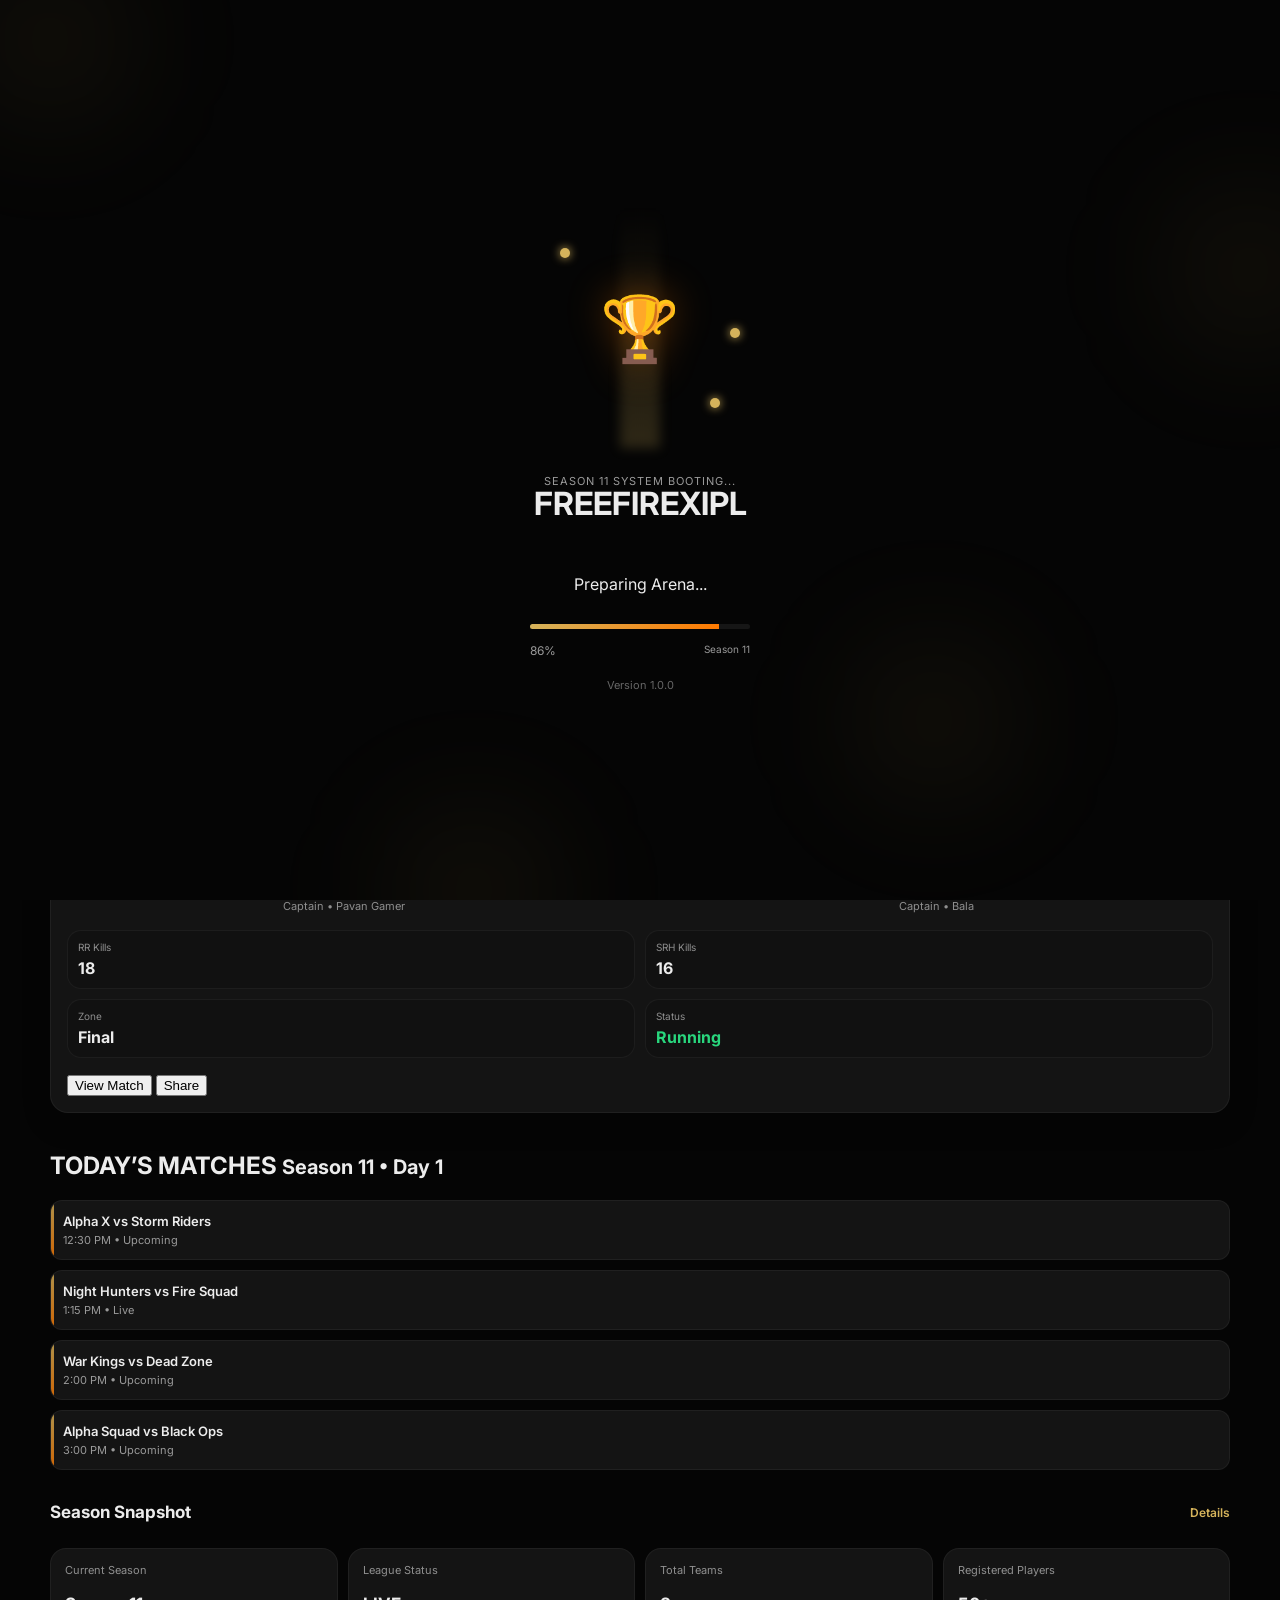
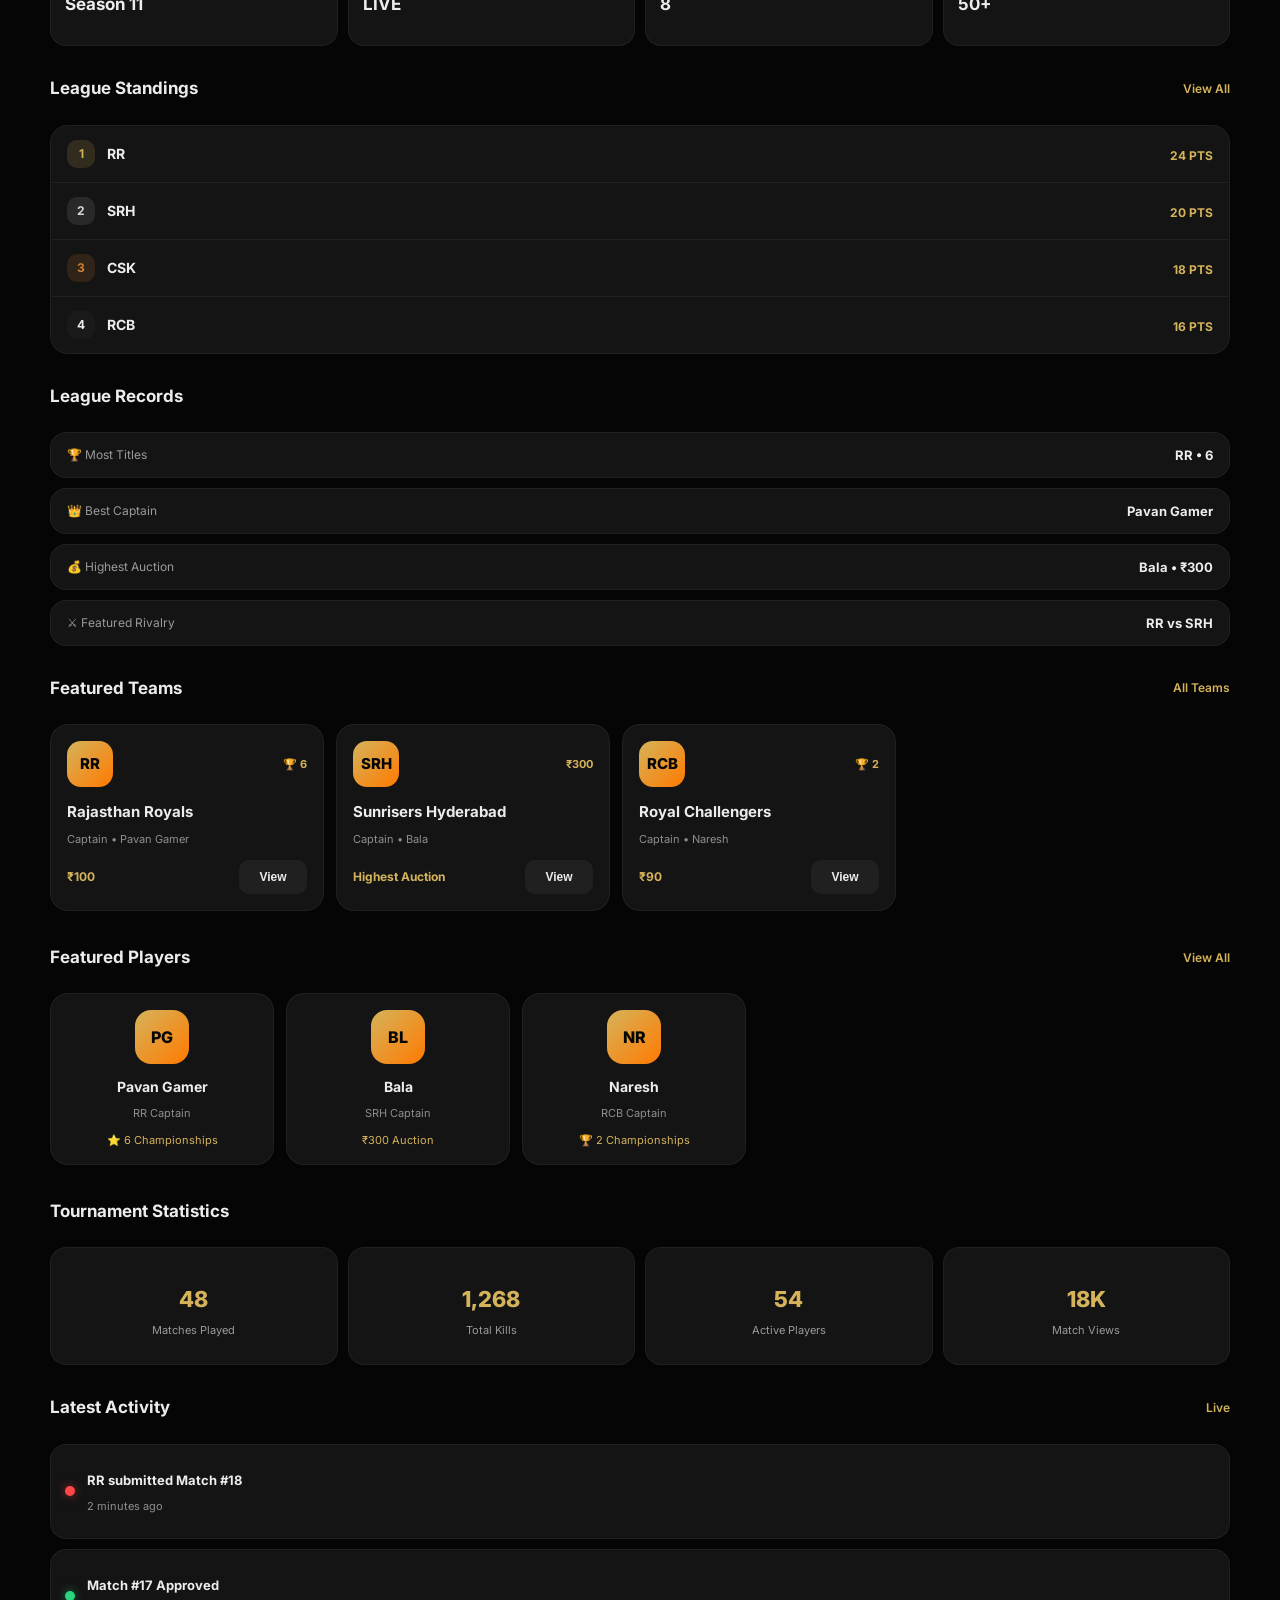
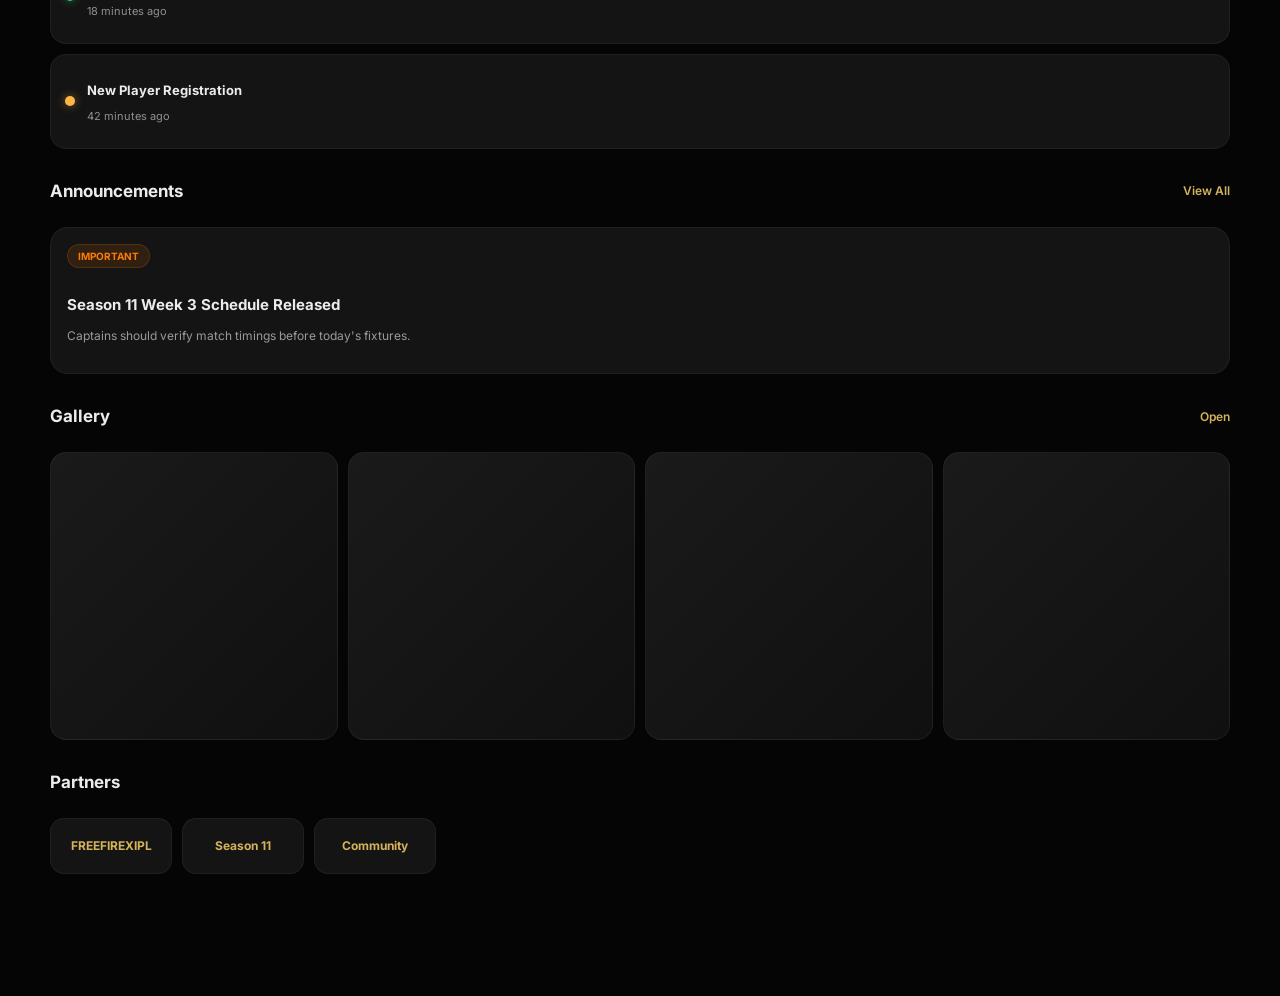
<file: index.html>
<!DOCTYPE html>
<html lang="en">

<head>

<meta charset="UTF-8">

<meta name="viewport"
content="width=device-width, initial-scale=1.0">

<meta name="theme-color"
content="#050505">

<title>FREEFIREXIPL • Season 11</title>

<!-- Google Font -->

<link rel="preconnect"
href="https://fonts.googleapis.com">

<link rel="preconnect"
href="https://fonts.gstatic.com"
crossorigin>

<link href="https://fonts.googleapis.com/css2?family=Inter:wght@400;500;600;700;800&display=swap"
rel="stylesheet">

<!-- Global CSS -->

<!-- Home CSS -->

<link rel="stylesheet" href="index.css">

</head>

<body>

<div id="app">

<!--======================================
SPLASH SCREEN
=======================================-->

<div id="splashScreen">

    <div class="splash-background">

        <span></span>
        <span></span>
        <span></span>
        <span></span>

    </div>

    <div class="splash-content">

      <div class="holo-splash">

    <div class="beam"></div>

    <div class="trophy">

        <div class="trophy-core">🏆</div>

    </div>

    <div class="orbit o1"></div>
    <div class="orbit o2"></div>
    <div class="orbit o3"></div>

    <div class="holo-text">

        SEASON 11 SYSTEM BOOTING...

    </div>

</div>
        <h1>

            FREEFIREXIPL

        </h1>

        <p id="loadingText">

            Initializing League...

        </p>

        <div class="loading-bar">

            <div id="loadingProgress"></div>

        </div>

        <div class="loading-percent">

            <span id="loadingValue">

                0%

            </span>

            <small>

                Season 11

            </small>

        </div>

        <div class="version">

            Version 1.0.0

        </div>

    </div>

</div>

<!--======================================
DRAWER OVERLAY
=======================================-->

<div id="drawerOverlay"></div>

<!--======================================
SIDE DRAWER
=======================================-->

<aside id="sideDrawer">

<div class="drawer-top">

<div class="drawer-avatar">


</div>

<div class="drawer-user">

<h3 id="drawerName">

Guest

</h3>

<p id="drawerRole">

Welcome

</p>

</div>

</div>

<nav class="drawer-menu">

<a href="index.html">

🏠

<span>Home</span>

</a>

<a href="cri.html">

🏆

<span>League</span>

</a>

<a href="schedule.html">

📅

<span>Schedule</span>

</a>

<a href="teams1.html">

🛡

<span>Teams</span>

</a>

<a href="players.html">

👥

<span>Players</span>

</a>

<a href="leaderboard.html">

📈

<span>Leaderboard</span>

</a>

<a href="gallery.html">

🖼

<span>Gallery</span>

</a>

<a href="announcements.html">

📢

<span>Announcements</span>

</a>

<a href="hall-of-fame.html">

👑

<span>Hall of Fame</span>

</a>

<a href="settings.html">

⚙

<span>Settings</span>

</a>

</nav>

<div class="drawer-footer">

<button id="logoutButton">

Logout

</button>

</div>

</aside>

<!--======================================
APP HEADER
=======================================-->

<header id="appHeader">

    <div class="header-left">

        <div class="menu-btn premium" id="menuButton">

    <span></span>
    <span></span>
    <span></span>

</div>

        <div class="greeting">

            <h3 id="userGreeting">
                Good Day Captain
            </h3>

            <small>
                FREEFIREXIPL • Season 11
            </small>

        </div>

    </div>

    <div class="header-right">

       

        <div class="notif" id="notificationButton">

            🔔

            <span id="notificationBadge">0</span>

        </div>

        <div class="profile">

            👤

        </div>

    </div>

</header>

<!--======================================
MAIN CONTENT STARTS HERE
=======================================-->

<main id="homePage">

    <!--======================================
HERO COMMAND CENTER
=======================================-->

<section class="hero-section">

    <div class="hero-card">

        <div class="hero-top">

            <div>

                <span class="hero-badge">

                    ● LIVE

                </span>

                <h1>

                    Season 11

                </h1>

                <p>

                    FREEFIREXIPL Championship

                </p>

            </div>

            <div class="season-logo">

                S11

            </div>

        </div>

        <div class="hero-stats">

            <div class="hero-stat">

                <span>

                    Teams

                </span>

                <h3 id="heroTeams">

                    8

                </h3>

            </div>

            <div class="hero-stat">

                <span>

                    Players

                </span>

                <h3 id="heroPlayers">

                    50+

                </h3>

            </div>

            <div class="hero-stat">

                <span>

                    Matches

                </span>

                <h3 id="heroMatches">

                    0

                </h3>

            </div>

            <div class="hero-stat">

                <span>

                    Live

                </span>

                <h3 id="heroLive">

                    1

                </h3>

            </div>

        </div>

        <div class="hero-actions">

            <button
            id="watchLiveButton"
            class="hero-button primary">

                Watch Live

            </button>

            <button
            id="scheduleButton"
            class="hero-button secondary">

                Schedule

            </button>

        </div>

    </div>

</section>

<!--======================================
QUICK ACCESS GRID
=======================================-->

<section class="quick-section">

    <div class="section-header">

        <h2>

            Quick Access

        </h2>

        <a href="#">

            View All

        </a>

    </div>

    <div class="quick-grid">

        <a  class="quick-card">

            <div class="quick-icon">📅</div>

            <span>Schedule</span>

        </a>

        <a  class="quick-card">

            <div class="quick-icon">🛡</div>

            <span>Teams</span>

        </a>

        <a class="quick-card">

            <div class="quick-icon">👥</div>

            <span>Players</span>

        </a>

        <a  class="quick-card">

            <div class="quick-icon">🏆</div>

            <span>Standings</span>

        </a>

        <a  class="quick-card">

            <div class="quick-icon">🖼</div>

            <span>Gallery</span>

        </a>

        <a  class="quick-card">

            <div class="quick-icon">📢</div>

            <span>News</span>

        </a>

        <a  class="quick-card">

            <div class="quick-icon">👑</div>

            <span>Hall</span>

        </a>

        <a  class="quick-card">

            <div class="quick-icon">👤</div>

            <span>Profile</span>

        </a>

    </div>

</section>

<!--======================================
LIVE MATCH CENTER
=======================================-->

<section class="live-match-section">

    <div class="section-header">

        <h2>

            Live Match

        </h2>

        <span class="live-pill">

            ● LIVE

        </span>

    </div>

    <article class="live-match-card">

        <div class="match-status-row">

            <div class="match-stage">

                Match #18

            </div>

            <div class="match-time" id="matchTimer">

                12:46

            </div>

        </div>

        <div class="match-teams">

            <div class="team-block">

                <div class="team-logo">

                    RR

                </div>

                <h3>

                    Rajasthan Royals

                </h3>

                <span>

                    Captain • Pavan Gamer

                </span>

            </div>

            <div class="versus">

                VS

            </div>

            <div class="team-block">

                <div class="team-logo">

                    SRH

                </div>

                <h3>

                    Sunrisers Hyderabad

                </h3>

                <span>

                    Captain • Bala

                </span>

            </div>

        </div>

        <div class="live-score-grid">

            <div class="score-box">

                <span>

                    RR Kills

                </span>

                <strong id="rrKills">

                    18

                </strong>

            </div>

            <div class="score-box">

                <span>

                    SRH Kills

                </span>

                <strong id="srhKills">

                    16

                </strong>

            </div>

            <div class="score-box">

                <span>

                    Zone

                </span>

                <strong id="matchZone">

                    Final

                </strong>

            </div>

            <div class="score-box">

                <span>

                    Status

                </span>

                <strong class="status-live">

                    Running

                </strong>

            </div>

        </div>

        <div class="match-actions">

            <button
            class="primary-button"
            id="watchMatchButton">

                View Match

            </button>

            <button
            class="secondary-button"
            id="shareMatchButton">

                Share

            </button>

        </div>

    </article>

</section>

<!--======================================
TODAY'S MATCHES
=======================================-->

<section class="today-section">

    <h2 class="section-title">
    TODAY’S MATCHES
    <small>Season 11 • Day 1</small>
</h2>

<div class="match-board">

    <div class="match-card">
        <div class="teams">Alpha X vs Storm Riders</div>
        <div class="meta">12:30 PM • Upcoming</div>
    </div>

    <div class="match-card">
        <div class="teams">Night Hunters vs Fire Squad</div>
        <div class="meta">1:15 PM • Live</div>
    </div>

    <div class="match-card">
        <div class="teams">War Kings vs Dead Zone</div>
        <div class="meta">2:00 PM • Upcoming</div>
    </div>

    <div class="match-card">
        <div class="teams">Alpha Squad vs Black Ops</div>
        <div class="meta">3:00 PM • Upcoming</div>
    </div>

</div>

</section>

<!--======================================
SEASON SNAPSHOT
=======================================-->

<section class="snapshot-section">

    <div class="section-header">

        <h2>

            Season Snapshot

        </h2>

        <a href="league.html">

            Details

        </a>

    </div>

    <div class="snapshot-grid">

        <div class="snapshot-card">

            <span>

                Current Season

            </span>

            <h3>

                Season 11

            </h3>

        </div>

        <div class="snapshot-card">

            <span>

                League Status

            </span>

            <h3 class="status-live">

                LIVE

            </h3>

        </div>

        <div class="snapshot-card">

            <span>

                Total Teams

            </span>

            <h3 id="totalTeams">

                8

            </h3>

        </div>

        <div class="snapshot-card">

            <span>

                Registered Players

            </span>

            <h3 id="registeredPlayers">

                50+

            </h3>

        </div>

    </div>

</section>

<!--======================================
LEAGUE STANDINGS
=======================================-->

<section class="standings-section">

    <div class="section-header">

        <h2>

            League Standings

        </h2>

        <a href="leaderboard.html">

            View All

        </a>

    </div>

    <div class="standings-card">

        <div class="standing-row">

            <div class="standing-left">

                <span class="rank gold">

                    1

                </span>

                <strong>

                    RR

                </strong>

            </div>

            <div class="standing-right">

                <small>

                    24 PTS

                </small>

            </div>

        </div>

        <div class="standing-row">

            <div class="standing-left">

                <span class="rank silver">

                    2

                </span>

                <strong>

                    SRH

                </strong>

            </div>

            <div class="standing-right">

                <small>

                    20 PTS

                </small>

            </div>

        </div>

        <div class="standing-row">

            <div class="standing-left">

                <span class="rank bronze">

                    3

                </span>

                <strong>

                    CSK

                </strong>

            </div>

            <div class="standing-right">

                <small>

                    18 PTS

                </small>

            </div>

        </div>

        <div class="standing-row">

            <div class="standing-left">

                <span class="rank">

                    4

                </span>

                <strong>

                    RCB

                </strong>

            </div>

            <div class="standing-right">

                <small>

                    16 PTS

                </small>

            </div>

        </div>

    </div>

</section>

<!--======================================
LEAGUE RECORDS
=======================================-->

<section class="records-section">

    <div class="section-header">

        <h2>

            League Records

        </h2>

    </div>

    <div class="record-list">

        <div class="record-item">

            <span>

                🏆 Most Titles

            </span>

            <strong>

                RR • 6

            </strong>

        </div>

        <div class="record-item">

            <span>

                👑 Best Captain

            </span>

            <strong>

                Pavan Gamer

            </strong>

        </div>

        <div class="record-item">

            <span>

                💰 Highest Auction

            </span>

            <strong>

                Bala • ₹300

            </strong>

        </div>

        <div class="record-item">

            <span>

                ⚔ Featured Rivalry

            </span>

            <strong>

                RR vs SRH

            </strong>

        </div>

    </div>

</section>

<!--======================================
FEATURED TEAMS
=======================================-->

<section class="teams-section">

    <div class="section-header">

        <h2>

            Featured Teams

        </h2>

        <a href="teams1.html">

            All Teams

        </a>

    </div>

    <div class="horizontal-scroll">

        <!-- RR -->

        <article class="team-card">

            <div class="team-top">

                <div class="team-logo">

                    RR

                </div>

                <span class="team-titles">

                    🏆 6

                </span>

            </div>

            <h3>

                Rajasthan Royals

            </h3>

            <p>

                Captain • Pavan Gamer

            </p>

            <div class="team-footer">

                <span>

                    ₹100

                </span>

                <button>

                    View

                </button>

            </div>

        </article>

        <!-- SRH -->

        <article class="team-card">

            <div class="team-top">

                <div class="team-logo">

                    SRH

                </div>

                <span class="team-titles">

                    ₹300

                </span>

            </div>

            <h3>

                Sunrisers Hyderabad

            </h3>

            <p>

                Captain • Bala

            </p>

            <div class="team-footer">

                <span>

                    Highest Auction

                </span>

                <button>

                    View

                </button>

            </div>

        </article>

        <!-- RCB -->

        <article class="team-card">

            <div class="team-top">

                <div class="team-logo">

                    RCB

                </div>

                <span class="team-titles">

                    🏆 2

                </span>

            </div>

            <h3>

                Royal Challengers

            </h3>

            <p>

                Captain • Naresh

            </p>

            <div class="team-footer">

                <span>

                    ₹90

                </span>

                <button>

                    View

                </button>

            </div>

        </article>

    </div>

</section>

<!--======================================
FEATURED PLAYERS
=======================================-->

<section class="players-section">

    <div class="section-header">

        <h2>

            Featured Players

        </h2>

        <a href="players.html">

            View All

        </a>

    </div>

    <div class="horizontal-scroll">

        <article class="player-card">

            <div class="player-avatar">

                PG

            </div>

            <h3>

                Pavan Gamer

            </h3>

            <p>

                RR Captain

            </p>

            <span>

                ⭐ 6 Championships

            </span>

        </article>

        <article class="player-card">

            <div class="player-avatar">

                BL

            </div>

            <h3>

                Bala

            </h3>

            <p>

                SRH Captain

            </p>

            <span>

                ₹300 Auction

            </span>

        </article>

        <article class="player-card">

            <div class="player-avatar">

                NR

            </div>

            <h3>

                Naresh

            </h3>

            <p>

                RCB Captain

            </p>

            <span>

                🏆 2 Championships

            </span>

        </article>

    </div>

</section>

<!--======================================
TOURNAMENT STATISTICS
=======================================-->

<section class="stats-section">

    <div class="section-header">

        <h2>

            Tournament Statistics

        </h2>

    </div>

    <div class="stats-grid">

        <div class="stat-card">

            <h3 id="statMatches">

                48

            </h3>

            <p>

                Matches Played

            </p>

        </div>

        <div class="stat-card">

            <h3 id="statKills">

                1,268

            </h3>

            <p>

                Total Kills

            </p>

        </div>

        <div class="stat-card">

            <h3 id="statPlayers">

                54

            </h3>

            <p>

                Active Players

            </p>

        </div>

        <div class="stat-card">

            <h3 id="statViews">

                18K

            </h3>

            <p>

                Match Views

            </p>

        </div>

    </div>

</section>
<!--======================================
LATEST ACTIVITY
=======================================-->

<section class="activity-section">

    <div class="section-header">

        <h2>

            Latest Activity

        </h2>

        <a href="#">

            Live

        </a>

    </div>

    <div id="activityFeed">

        <article class="activity-card">

            <div class="activity-dot live"></div>

            <div>

                <h3>

                    RR submitted Match #18

                </h3>

                <p>

                    2 minutes ago

                </p>

            </div>

        </article>

        <article class="activity-card">

            <div class="activity-dot success"></div>

            <div>

                <h3>

                    Match #17 Approved

                </h3>

                <p>

                    18 minutes ago

                </p>

            </div>

        </article>

        <article class="activity-card">

            <div class="activity-dot warning"></div>

            <div>

                <h3>

                    New Player Registration

                </h3>

                <p>

                    42 minutes ago

                </p>

            </div>

        </article>

    </div>

</section>

<!--======================================
ANNOUNCEMENTS
=======================================-->

<section class="announcement-section">

    <div class="section-header">

        <h2>

            Announcements

        </h2>

        <a href="announcements.html">

            View All

        </a>

    </div>

    <article class="announcement-card">

        <span class="announcement-tag">

            IMPORTANT

        </span>

        <h3>

            Season 11 Week 3 Schedule Released

        </h3>

        <p>

            Captains should verify match timings before today's fixtures.

        </p>

    </article>

</section>

<!--======================================
GALLERY PREVIEW
=======================================-->

<section class="gallery-section">

    <div class="section-header">

        <h2>

            Gallery

        </h2>

        <a href="gallery.html">

            Open

        </a>

    </div>

    <div class="gallery-grid">

        <div class="gallery-item"></div>

        <div class="gallery-item"></div>

        <div class="gallery-item"></div>

        <div class="gallery-item"></div>

    </div>

</section>

<!--======================================
SPONSORS
=======================================-->

<section class="sponsors-section">

    <div class="section-header">

        <h2>

            Partners

        </h2>

    </div>

    <div class="sponsor-row">

        <div class="sponsor-card">

            FREEFIREXIPL

        </div>

        <div class="sponsor-card">

            Season 11

        </div>

        <div class="sponsor-card">

            Community

        </div>

    </div>

</section>

</main>

<!--======================================
BOTTOM NAVIGATION
=======================================-->

<nav id="bottomNav">

    <a class="active" href="index.html">

        <span>🏠</span>

        <small>Home</small>

    </a>

    <a href="league.html">

        <span>🏆</span>

        <small>League</small>

    </a>

    <a href="schedule.html">

        <span>⚔️</span>

        <small>Matches</small>

    </a>

    <a href="teams1.html">

        <span>👥</span>

        <small>Teams</small>

    </a>

    <a href="profile.html">

        <span>👤</span>

        <small>Profile</small>

    </a>

</nav>

<!--======================================
FLOATING ACTION BUTTON
=======================================-->

<button id="fabButton">

＋

</button>

<!--======================================
GLOBAL SEARCH
=======================================-->

<div id="searchOverlay">

    <div class="search-box">

        <input

        type="search"

        placeholder="Search players, teams, matches...">

    </div>

</div>

<!--======================================
NOTIFICATION PANEL
=======================================-->

<div id="notificationPanel">

    <div class="panel-header">

        <h2>

            Notifications

        </h2>

        <button>

            Clear

        </button>

    </div>

    <div id="notificationList">

    </div>

</div>

<!--======================================
GLOBAL LOADER
=======================================-->

<div id="globalLoader">

    <div class="loader"></div>

</div>
<!--======================================
TOAST CONTAINER
=======================================-->

<div id="toastContainer">

</div>

<!--======================================
SCRIPTS
=======================================-->


<script src="index.js"></script>

</body>

</html>
</file>
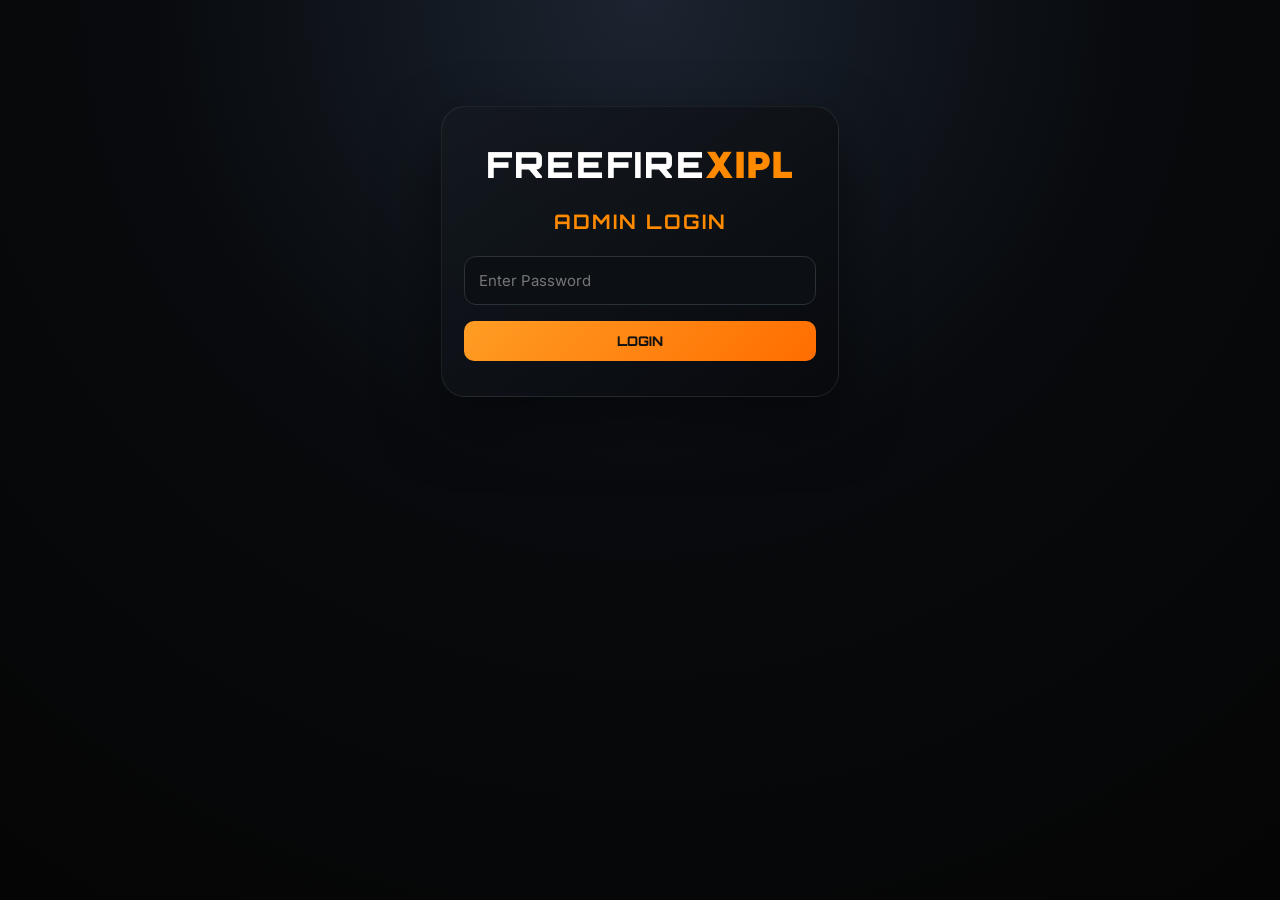
<file: admin.html>
<!DOCTYPE html>
<html lang="en">

<head>

<meta charset="UTF-8">

<meta name="viewport" content="width=device-width, initial-scale=1.0">

<title>FREEFIREXIPL ADMIN</title>
<link href="https://fonts.googleapis.com/css2?family=Inter:wght@400;500;600;700;800&family=Orbitron:wght@500;700;900&display=swap" rel="stylesheet">
<link rel="stylesheet" href="admin.css">

</head>


<body>


<div class="app">



<!-- LOGIN -->

<div id="loginScreen" class="login-card">


<div class="logo">

FREEFIRE<span>XIPL</span>

</div>


<h2>
ADMIN LOGIN
</h2>


<input 
type="password"
id="password"
placeholder="Enter Password">


<button id="loginBtn">
LOGIN
</button>


</div>







<!-- ADMIN -->


<div id="adminScreen" class="hidden">



<header>


<div>

<h1>
FREEFIRE<span>XIPL</span>
</h1>

<p>
SEASON 11 ADMIN
</p>

</div>


<button id="logoutBtn">
LOGOUT
</button>


</header>


<button id="backBtn">
← BACK
</button>





<!-- DATE CONTROL -->


<section class="card">


<div class="title">


<h2>
MATCH DAYS
</h2>


<button id="openCalendar">

+ ADD DATE

</button>


</div>





<!-- CALENDAR -->


<div id="calendarBox" class="calendar hidden">


<input 
type="date"
id="datePicker">


<div>


<button id="createDate">
CREATE
</button>


<button id="closeCalendar">
CANCEL
</button>

</div>


</div>






<!-- ALL DATES -->


<div id="dates">


</div>


</section>









<!-- MATCH EDIT -->


<section class="card">


<h2>
SELECTED DATE
</h2>


<h3 id="selectedDate">
No Date Selected
</h3>



<div id="matches">

</div>



<button id="save">

SAVE CHANGES

</button>


</section>






</div>




</div>


<div id="saveMessage" class="save-message">
✓ Changes Saved
</div>


<script src="admin.js"></script>


</body>

</html>
</file>
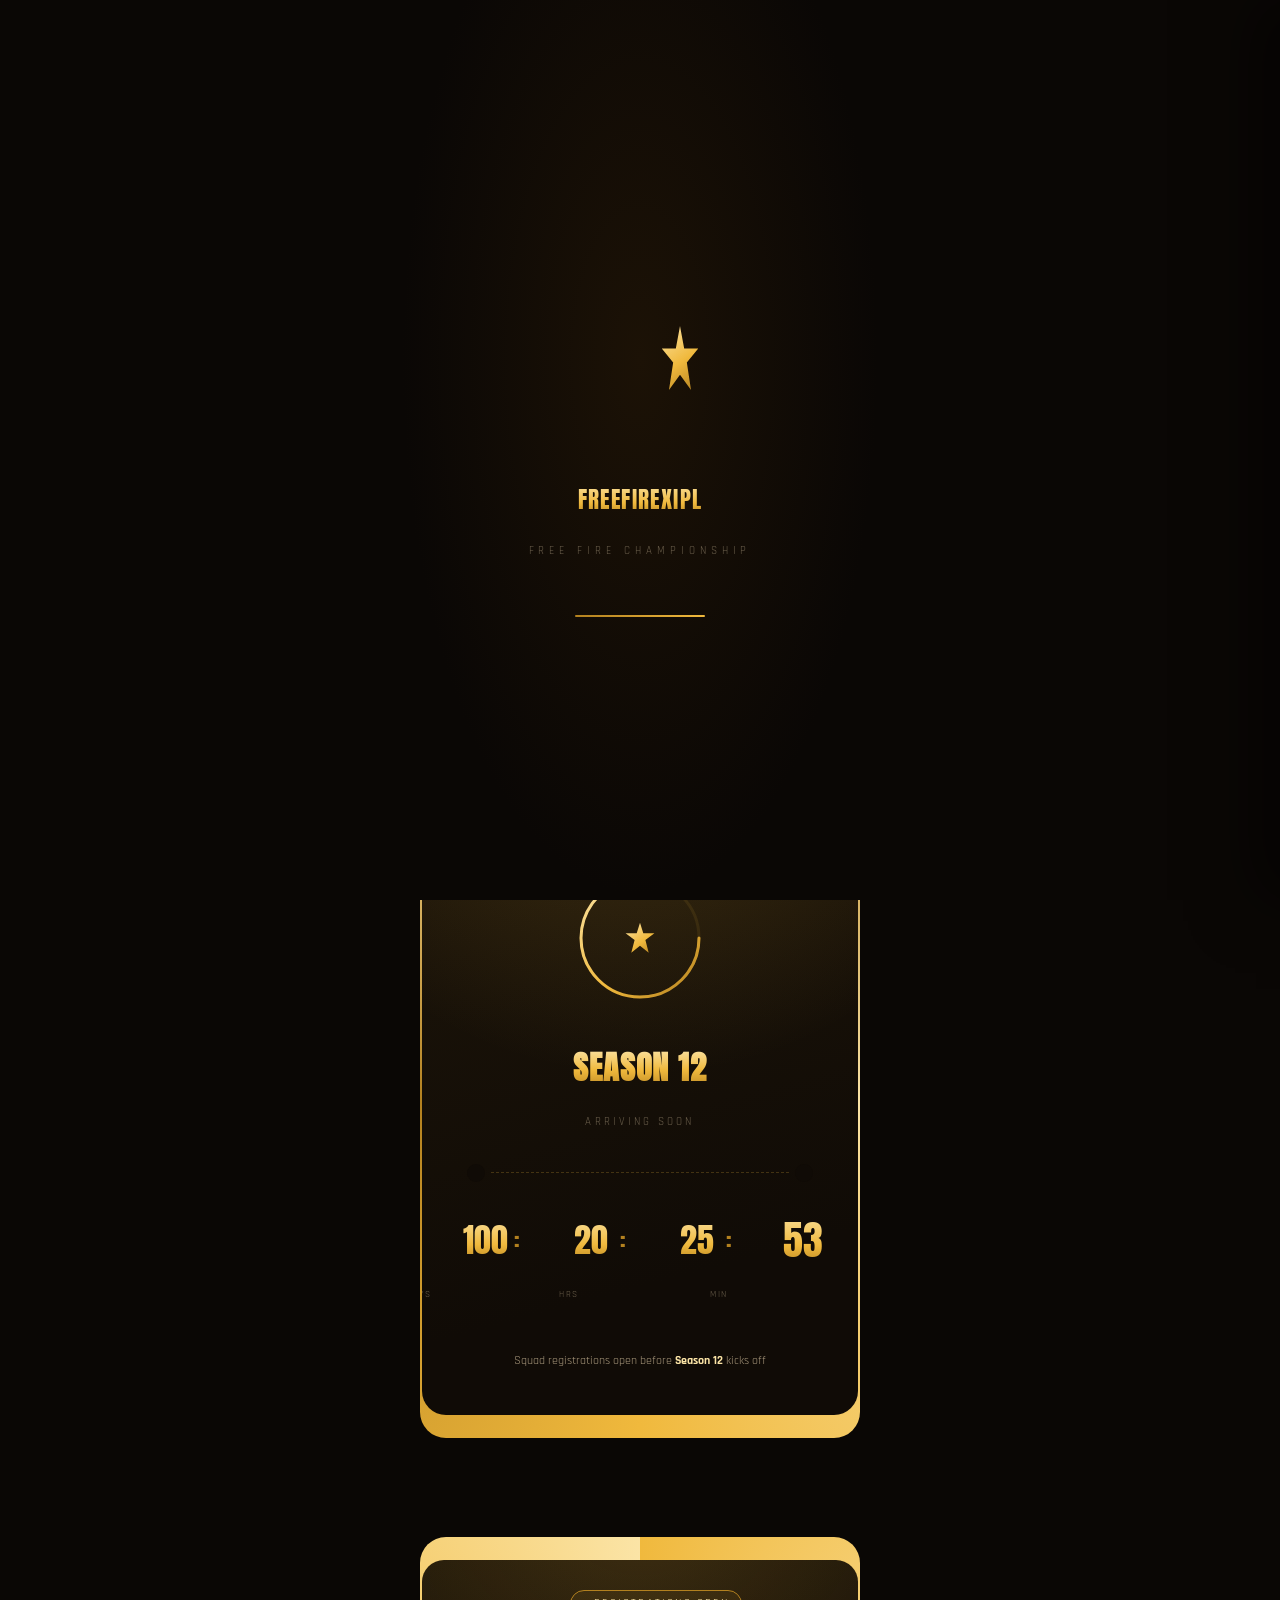
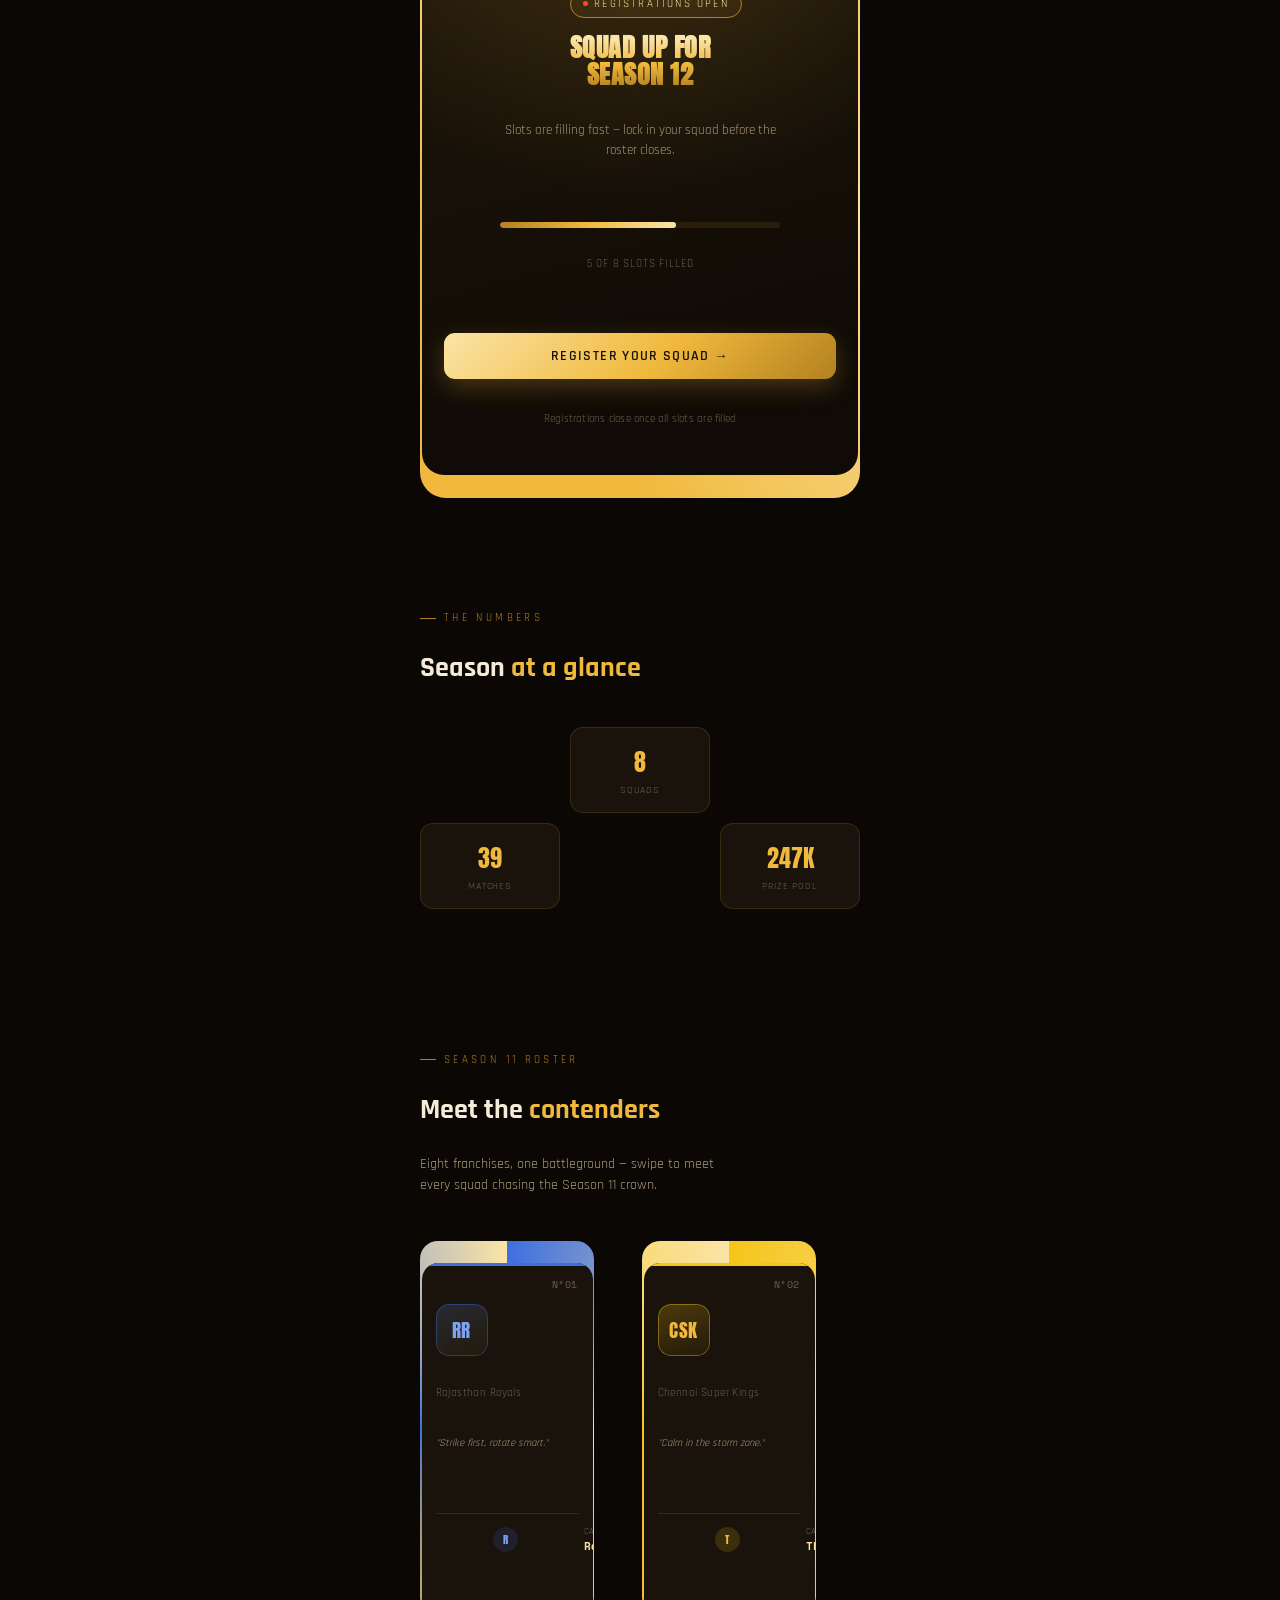
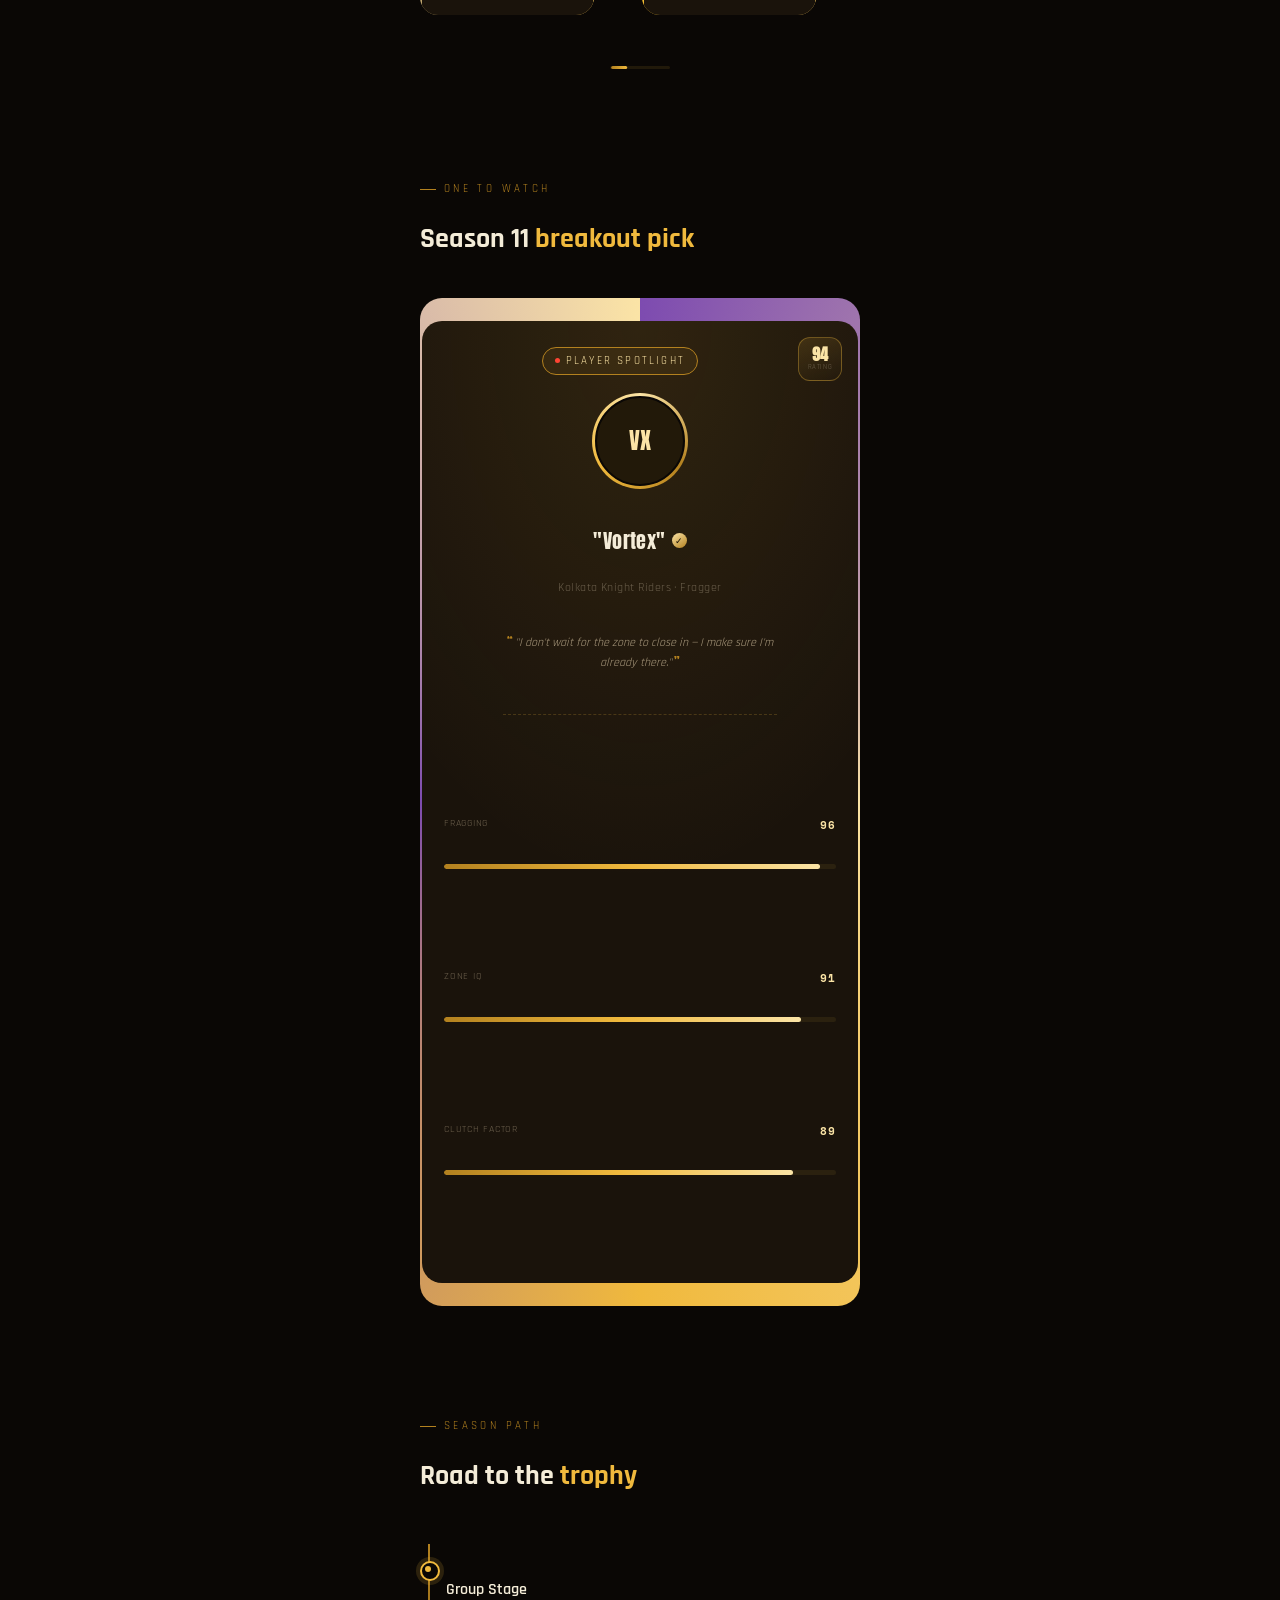
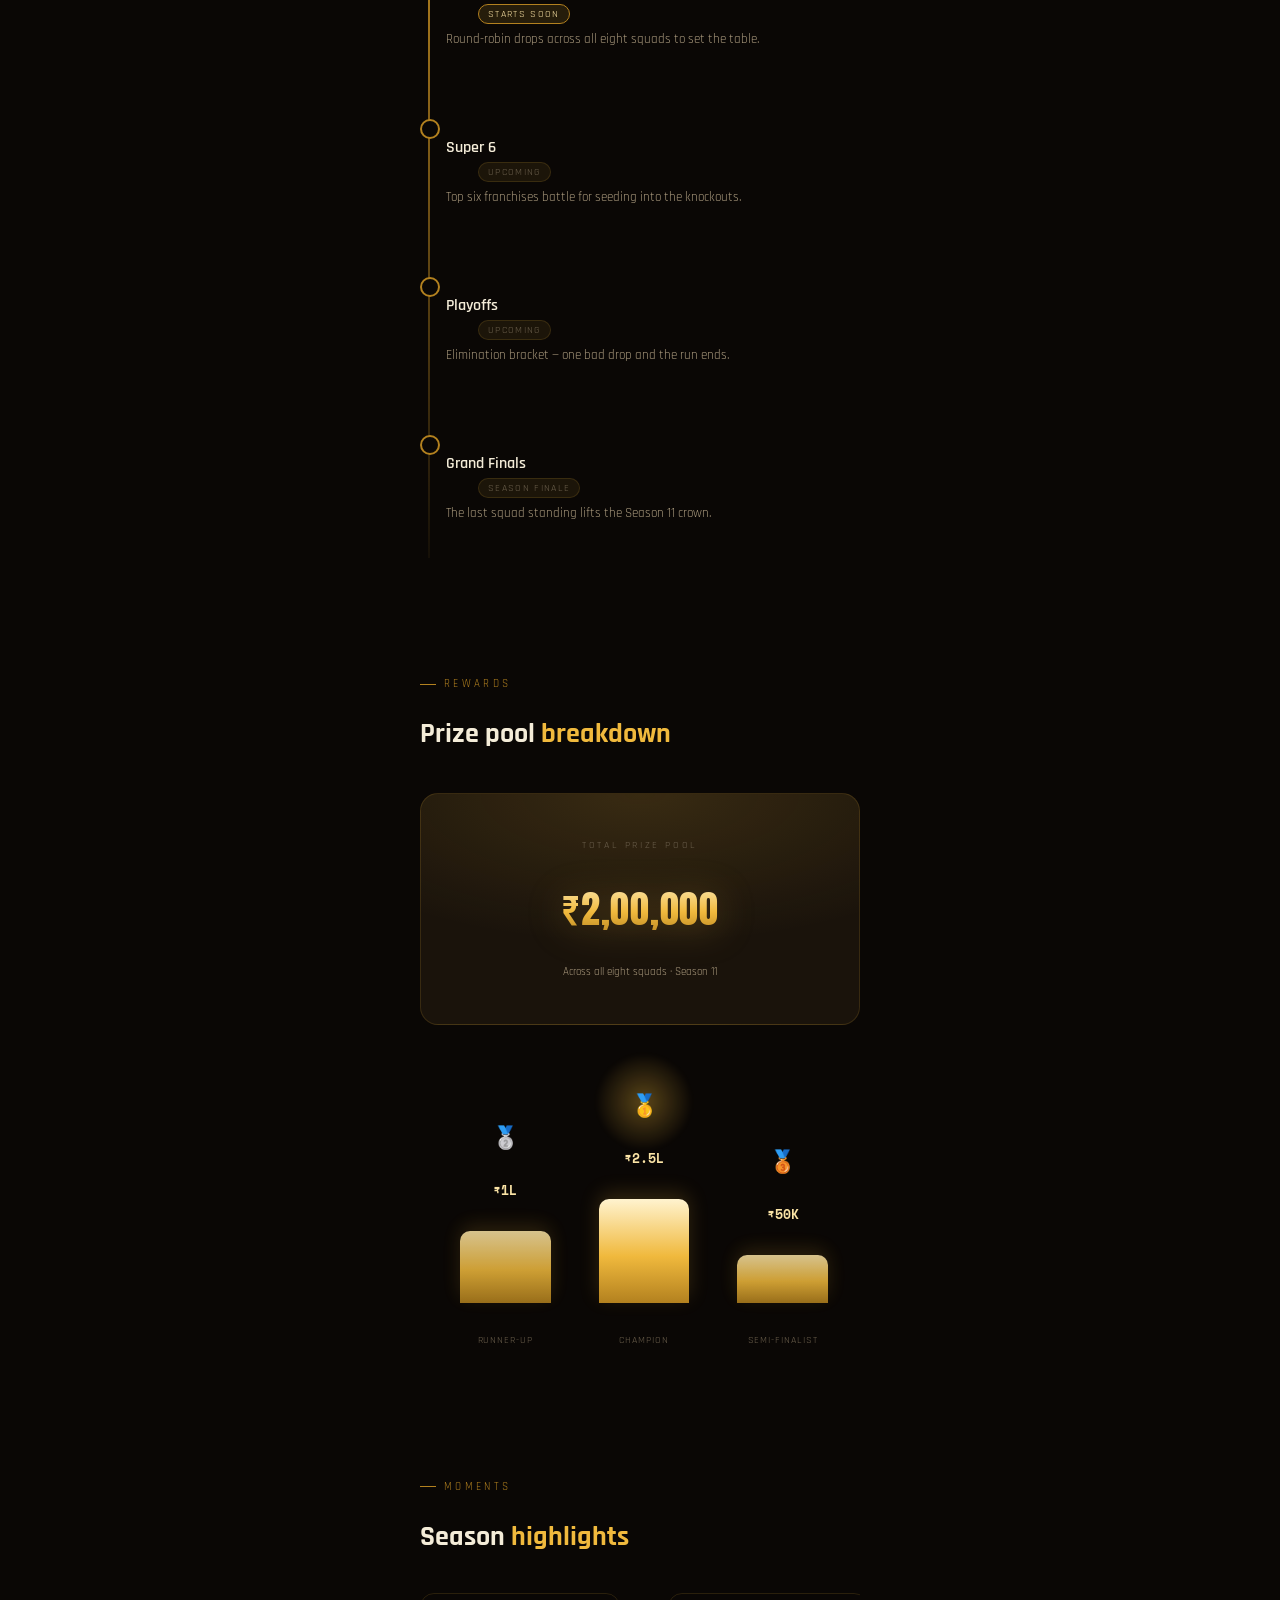
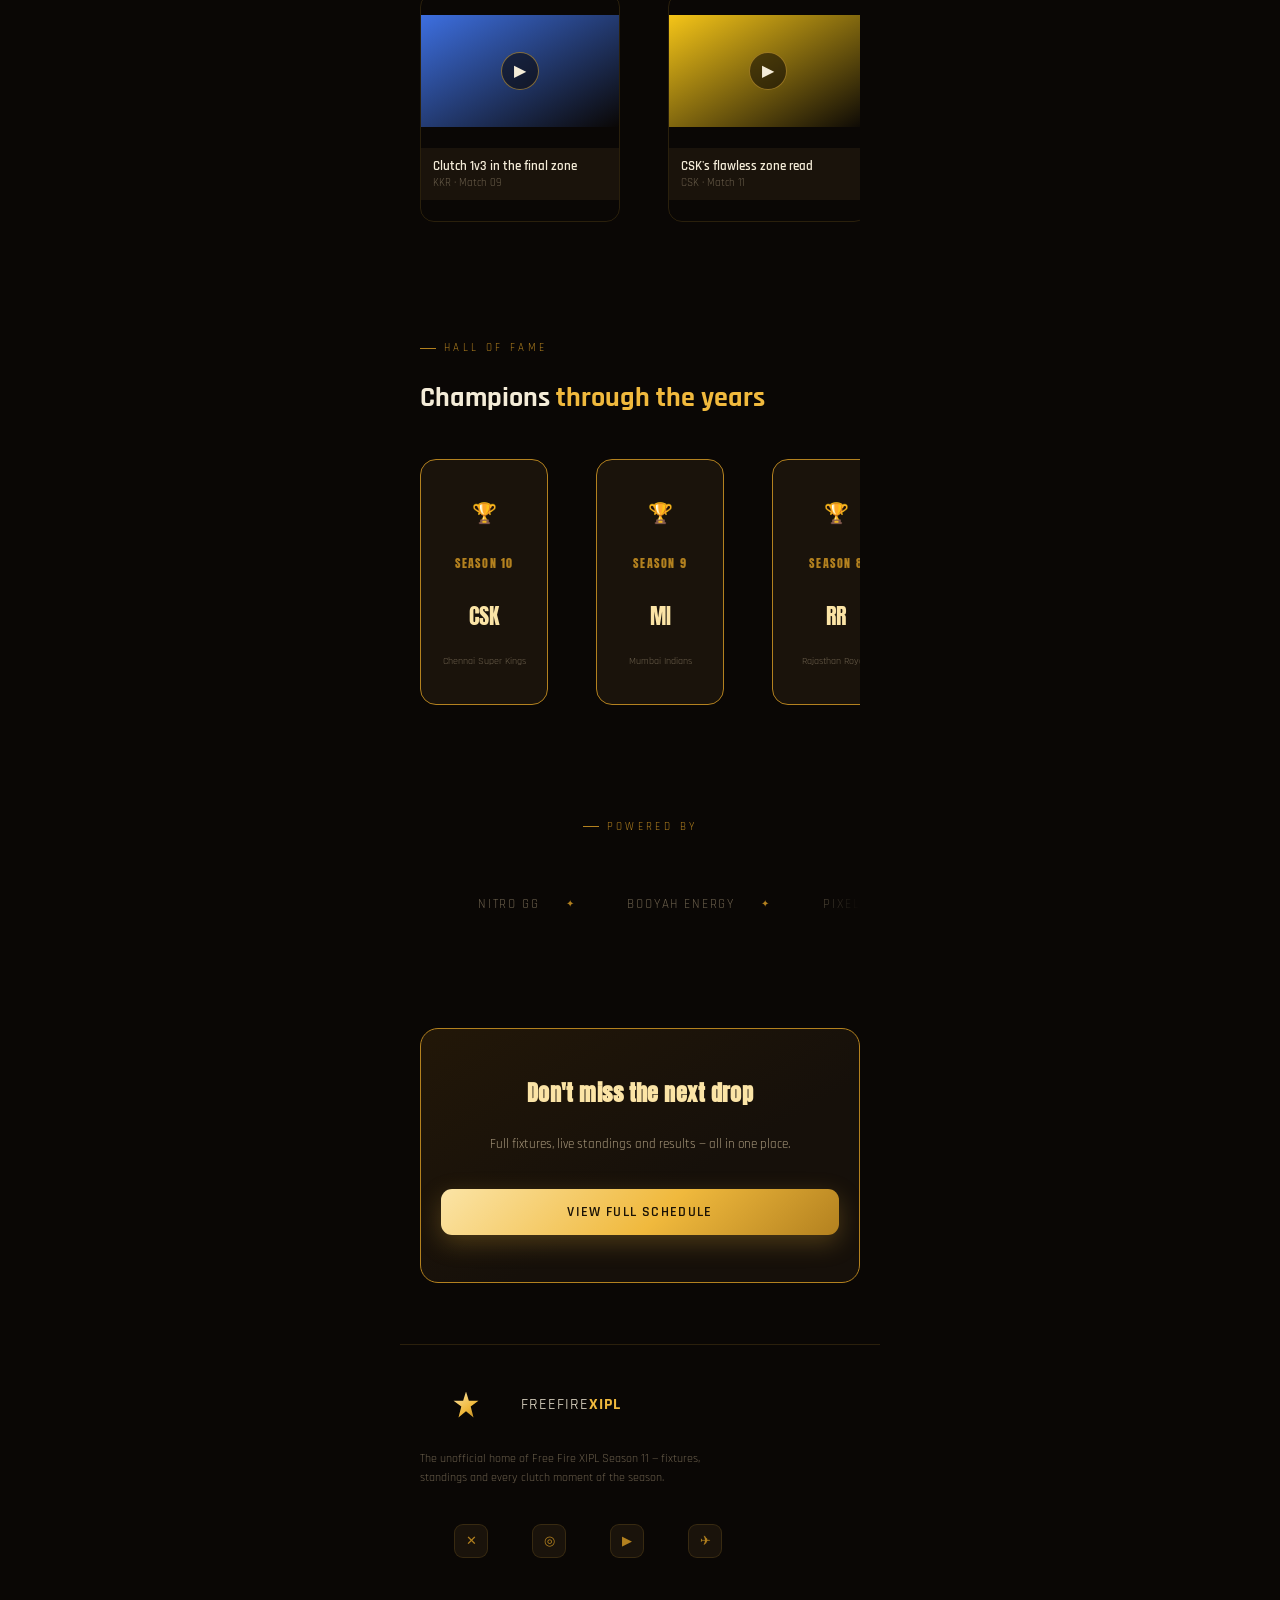
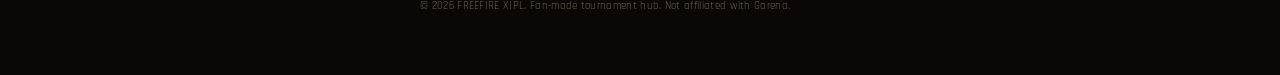
<file: cri.html>
<!DOCTYPE html>
<html lang="en">

<head>
    <meta charset="UTF-8">
    <meta name="viewport" content="width=device-width, initial-scale=1.0, maximum-scale=1.0, user-scalable=no">
    <meta http-equiv="Cache-Control" content="no-cache, no-store, must-revalidate">
    <meta http-equiv="Pragma" content="no-cache">
    <meta http-equiv="Expires" content="0">
    <title>FREEFIRE XIPL — Season 11</title>
    <link rel="preconnect" href="https://fonts.googleapis.com">
    <link
        href="https://fonts.googleapis.com/css2?family=Anton&family=Rajdhani:wght@400;500;600;700&family=Space+Mono:wght@400;700&display=swap"
        rel="stylesheet">
    <style>
        :root {
            --bg: #0a0705;
            --bg-alt: #120c07;
            --surface: #1a130b;
            --surface-2: #221909;
            --gold: #f0b93d;
            --gold-deep: #b3811f;
            --gold-pale: #fbe4a6;
            --ink: #f4ecd8;
            --ink-dim: #a9997d;
            --ink-faint: #6b5f4c;
            --live: #ff4433;
            --line: rgba(240, 185, 61, 0.14);
            --shadow-gold: 0 0 40px rgba(240, 185, 61, 0.18);
        }

        * {
            margin: 0;
            padding: 0;
            box-sizing: border-box;
            -webkit-tap-highlight-color: transparent;
        }

        html {
            background: var(--bg);
        }

        body {
            background: var(--bg);
            color: var(--ink);
            font-family: 'Rajdhani', sans-serif;
            max-width: 480px;
            margin: 0 auto;
            position: relative;
            overflow-x: hidden;
            min-height: 100vh;
        }

        @media (prefers-reduced-motion: reduce) {
            * {
                animation-duration: 0.01ms !important;
                animation-iteration-count: 1 !important;
                transition-duration: 0.01ms !important;
            }
        }

        ::selection {
            background: var(--gold);
            color: #1a1206;
        }

        .display {
            font-family: 'Anton', sans-serif;
            letter-spacing: 0.02em;
            text-transform: uppercase;
        }

        .mono {
            font-family: 'Space Mono', monospace;
        }

        /* ============ SPLASH ============ */
        #splash {
            position: fixed;
            inset: 0;
            z-index: 999;
            background: radial-gradient(ellipse at 50% 40%, #1c1206 0%, #0a0705 70%);
            display: flex;
            flex-direction: column;
            align-items: center;
            justify-content: center;
            max-width: 480px;
            margin: 0 auto;
            transition: opacity 0.7s ease, visibility 0.7s ease;
        }

        #splash.hide {
            opacity: 0;
            visibility: hidden;
            pointer-events: none;
        }

        .ignite-wrap {
            position: relative;
            width: 150px;
            height: 150px;
            display: flex;
            align-items: center;
            justify-content: center;
        }

        .ignite-ring {
            position: absolute;
            inset: 0;
            border-radius: 50%;
            border: 1.5px solid var(--gold-deep);
            opacity: 0;
            animation: ringPulse 1.8s ease-out infinite;
        }

        .ignite-ring.r2 {
            animation-delay: 0.4s;
        }

        .ignite-ring.r3 {
            animation-delay: 0.8s;
        }

        @keyframes ringPulse {
            0% {
                transform: scale(0.5);
                opacity: 0;
            }

            30% {
                opacity: 0.9;
            }

            100% {
                transform: scale(1.6);
                opacity: 0;
            }
        }

        .ignite-core {
            width: 64px;
            height: 64px;
            background: linear-gradient(145deg, var(--gold-pale), var(--gold) 55%, var(--gold-deep));
            clip-path: polygon(50% 0%, 61% 35%, 98% 35%, 68% 57%, 79% 100%, 50% 76%, 21% 100%, 32% 57%, 2% 35%, 39% 35%);
            animation: coreSpin 2.4s ease-in-out infinite, coreGlow 1.6s ease-in-out infinite;
            filter: drop-shadow(0 0 18px rgba(240, 185, 61, 0.7));
        }

        @keyframes coreSpin {

            0%,
            100% {
                transform: rotate(-6deg) scale(1);
            }

            50% {
                transform: rotate(6deg) scale(1.08);
            }
        }

        @keyframes coreGlow {

            0%,
            100% {
                filter: drop-shadow(0 0 14px rgba(240, 185, 61, 0.5));
            }

            50% {
                filter: drop-shadow(0 0 28px rgba(240, 185, 61, 0.9));
            }
        }

        .splash-word {
            margin-top: 28px;
            font-size: 23px;
            letter-spacing: 0.06em;
            background: linear-gradient(180deg, var(--gold-pale), var(--gold) 60%, var(--gold-deep));
            -webkit-background-clip: text;
            background-clip: text;
            color: transparent;
            opacity: 0;
            animation: wordIn 0.8s ease forwards 0.5s;
        }

        .splash-sub {
            margin-top: 6px;
            font-size: 11px;
            letter-spacing: 0.45em;
            color: var(--ink-faint);
            opacity: 0;
            animation: wordIn 0.8s ease forwards 0.9s;
        }

        @keyframes wordIn {
            from {
                opacity: 0;
                transform: translateY(10px);
            }

            to {
                opacity: 1;
                transform: translateY(0);
            }
        }

        .splash-bar {
            margin-top: 36px;
            width: 130px;
            height: 2px;
            background: rgba(240, 185, 61, 0.15);
            border-radius: 2px;
            overflow: hidden;
        }

        .splash-bar-fill {
            height: 100%;
            width: 0%;
            background: linear-gradient(90deg, var(--gold-deep), var(--gold));
            animation: fillBar 1.9s ease forwards 0.3s;
        }

        @keyframes fillBar {
            to {
                width: 100%;
            }
        }

        /* ============ EMBERS (ambient bg) ============ */
        .embers {
            position: fixed;
            inset: 0;
            max-width: 480px;
            margin: 0 auto;
            pointer-events: none;
            z-index: 0;
            overflow: hidden;
        }

        .ember {
            position: absolute;
            bottom: -10px;
            width: 3px;
            height: 3px;
            border-radius: 50%;
            background: var(--gold);
            opacity: 0;
            box-shadow: 0 0 6px 1px rgba(240, 185, 61, 0.8);
            animation-name: floatUp;
            animation-timing-function: ease-in;
            animation-iteration-count: infinite;
        }

        @keyframes floatUp {
            0% {
                transform: translateY(0) translateX(0);
                opacity: 0;
            }

            10% {
                opacity: 0.9;
            }

            90% {
                opacity: 0.3;
            }

            100% {
                transform: translateY(-720px) translateX(var(--drift, 20px));
                opacity: 0;
            }
        }

        /* ============ HEADER ============ */
        header {
            position: sticky;
            top: 0;
            z-index: 50;
            display: flex;
            align-items: center;
            justify-content: space-between;
            padding: 14px 18px;
            background: rgba(10, 7, 5, 0.82);
            backdrop-filter: blur(10px);
            border-bottom: 1px solid var(--line);
        }

        .brand {
            display: flex;
            align-items: center;
            gap: 9px;
        }

        .crest {
            width: 30px;
            height: 30px;
            background: linear-gradient(145deg, var(--gold-pale), var(--gold) 60%, var(--gold-deep));
            clip-path: polygon(50% 0%, 61% 35%, 98% 35%, 68% 57%, 79% 100%, 50% 76%, 21% 100%, 32% 57%, 2% 35%, 39% 35%);
        }

        .brand-text {
            font-size: 16px;
            letter-spacing: 0.06em;
        }

        .brand-text b {
            color: var(--gold);
        }

        .menu-btn {
            width: 34px;
            height: 34px;
            border-radius: 9px;
            border: 1px solid var(--line);
            display: flex;
            align-items: center;
            justify-content: center;
            background: var(--surface);
            color: var(--gold);
            font-size: 16px;
            cursor: pointer;
            -webkit-tap-highlight-color: transparent;
            transition: transform 0.15s ease;
        }

        .menu-btn:active {
            transform: scale(0.92);
        }

        /* ============ NAV DRAWER ============ */
        .nav-overlay {
            position: fixed;
            inset: 0;
            z-index: 90;
            max-width: 480px;
            margin: 0 auto;
            background: rgba(5, 3, 2, 0.62);
            backdrop-filter: blur(3px);
            opacity: 0;
            pointer-events: none;
            transition: opacity 0.32s ease;
        }

        .nav-overlay.show {
            opacity: 1;
            pointer-events: auto;
        }

        .nav-drawer {
            position: fixed;
            top: 0;
            right: 0;
            bottom: 0;
            z-index: 95;
            width: 76%;
            max-width: 300px;
            background: linear-gradient(165deg, #160f08, #0c0805 75%);
            border-left: 1px solid var(--line);
            display: flex;
            flex-direction: column;
            padding: 18px 16px 20px;
            transform: translateX(100%);
            transition: transform 0.38s cubic-bezier(.2, .9, .25, 1);
            box-shadow: -24px 0 60px rgba(0, 0, 0, 0.5);
        }

        .nav-drawer.show {
            transform: translateX(0);
        }

        .nav-drawer-head {
            display: flex;
            align-items: center;
            justify-content: space-between;
            padding-bottom: 16px;
            border-bottom: 1px solid var(--line);
        }

        .nav-close {
            width: 30px;
            height: 30px;
            border-radius: 9px;
            border: 1px solid var(--line);
            background: var(--surface);
            color: var(--gold);
            font-size: 13px;
            display: flex;
            align-items: center;
            justify-content: center;
            cursor: pointer;
        }

        .nav-links {
            display: flex;
            flex-direction: column;
            gap: 6px;
            margin-top: 20px;
        }

        .nav-link {
            display: flex;
            align-items: center;
            gap: 12px;
            padding: 13px 12px;
            border-radius: 12px;
            color: var(--ink);
            font-size: 14px;
            letter-spacing: 0.03em;
            text-decoration: none;
            border: 1px solid transparent;
            transition: background 0.18s ease, border-color 0.18s ease;
        }

        .nav-link:active {
            background: rgba(240, 185, 61, 0.08);
            border-color: var(--line);
        }

        .nav-link-primary {
            background: rgba(240, 185, 61, 0.1);
            border-color: var(--gold-deep);
        }

        .nav-link-primary .nav-link-icon {
            background: rgba(240, 185, 61, 0.18);
            color: var(--gold);
        }

        .nav-link-primary {
            color: var(--gold-pale);
            font-weight: 600;
        }

        .nav-link-icon {
            width: 30px;
            height: 30px;
            border-radius: 9px;
            flex-shrink: 0;
            background: rgba(240, 185, 61, 0.08);
            display: flex;
            align-items: center;
            justify-content: center;
            font-size: 13px;
        }

        .nav-drawer-foot {
            margin-top: auto;
            padding-top: 16px;
            border-top: 1px solid var(--line);
            font-size: 9.5px;
            letter-spacing: 0.18em;
            color: var(--ink-faint);
            text-align: center;
            text-transform: uppercase;
        }

        /* ============ HERO ============ */
        .hero {
            position: relative;
            padding: 38px 20px 30px;
            background:
                radial-gradient(ellipse 120% 60% at 50% 0%, rgba(240, 185, 61, 0.10), transparent 60%),
                linear-gradient(180deg, transparent, var(--bg) 92%);
            overflow: hidden;
        }

        .hero::before {
            content: '';
            position: absolute;
            inset: 0;
            background-image:
                linear-gradient(rgba(240, 185, 61, 0.05) 1px, transparent 1px),
                linear-gradient(90deg, rgba(240, 185, 61, 0.05) 1px, transparent 1px);
            background-size: 26px 26px;
            mask-image: radial-gradient(ellipse 90% 60% at 50% 20%, black 20%, transparent 75%);
            animation: gridDrift 14s linear infinite;
        }

        @keyframes gridDrift {
            from {
                background-position: 0 0, 0 0;
            }

            to {
                background-position: 26px 26px, 26px 26px;
            }
        }

        .fade-up {
            opacity: 0;
            transform: translateY(18px);
            transition: opacity 0.7s ease, transform 0.7s ease;
        }

        .fade-up.in {
            opacity: 1;
            transform: translateY(0);
        }

        .fade-up.d1 {
            transition-delay: 0.05s;
        }

        .fade-up.d2 {
            transition-delay: 0.15s;
        }

        .fade-up.d3 {
            transition-delay: 0.25s;
        }

        .fade-up.d4 {
            transition-delay: 0.35s;
        }

        .season-tag {
            position: relative;
            display: inline-flex;
            align-items: center;
            gap: 6px;
            padding: 6px 12px;
            border: 1px solid var(--gold-deep);
            border-radius: 100px;
            font-size: 11px;
            letter-spacing: 0.2em;
            color: var(--gold-pale);
            background: rgba(240, 185, 61, 0.06);
        }

        .season-tag .dot {
            width: 5px;
            height: 5px;
            border-radius: 50%;
            background: var(--live);
            animation: blink 1.3s ease-in-out infinite;
        }

        @keyframes blink {

            0%,
            100% {
                opacity: 1;
            }

            50% {
                opacity: 0.25;
            }
        }

        .hero-title {
            position: relative;
            margin-top: 16px;
            font-size: 54px;
            line-height: 0.92;
            background: linear-gradient(180deg, var(--gold-pale) 10%, var(--gold) 55%, var(--gold-deep) 100%);
            -webkit-background-clip: text;
            background-clip: text;
            color: transparent;
            filter: drop-shadow(0 6px 26px rgba(240, 185, 61, 0.22));
        }

        .hero-title span {
            display: block;
            font-size: 20px;
            color: var(--ink);
            -webkit-text-fill-color: var(--ink);
            letter-spacing: 0.32em;
            margin-top: 6px;
        }

        .hero-pre {
            display: block;
            font-size: 18px;
            letter-spacing: 0.42em;
            color: var(--gold-pale);
            -webkit-text-fill-color: var(--gold-pale);
            margin-bottom: 2px;
        }

        .hero-desc {
            margin-top: 14px;
            font-size: 14.5px;
            line-height: 1.55;
            color: var(--ink-dim);
            max-width: 340px;
        }

        .ticker-wrap {
            margin-top: 20px;
            border: 1px solid var(--line);
            border-radius: 12px;
            overflow: hidden;
            background: var(--surface);
        }

        .ticker-head {
            display: flex;
            align-items: center;
            gap: 6px;
            padding: 8px 12px;
            font-size: 10.5px;
            letter-spacing: 0.18em;
            color: var(--live);
            border-bottom: 1px solid var(--line);
        }

        .ticker-head .dot {
            width: 6px;
            height: 6px;
            border-radius: 50%;
            background: var(--live);
            box-shadow: 0 0 8px var(--live);
            animation: blink 1.1s ease-in-out infinite;
        }

        .ticker-track {
            white-space: nowrap;
            overflow: hidden;
            padding: 9px 0;
        }

        .ticker-track span {
            display: inline-block;
            padding-right: 48px;
            font-size: 12.5px;
            color: var(--ink-dim);
            animation: scrollTicker 16s linear infinite;
        }

        @keyframes scrollTicker {
            from {
                transform: translateX(0);
            }

            to {
                transform: translateX(-50%);
            }
        }

        .ticker-track span b {
            color: var(--gold-pale);
            font-weight: 600;
        }

        .hero-cta {
            display: flex;
            gap: 10px;
            margin-top: 22px;
        }

        .btn {
            flex: 1;
            text-align: center;
            padding: 14px 0;
            border-radius: 11px;
            font-size: 13.5px;
            letter-spacing: 0.1em;
            font-weight: 600;
            text-transform: uppercase;
            border: none;
            transition: transform 0.15s ease;
        }

        .btn:active {
            transform: scale(0.96);
        }

        .btn-primary {
            background: linear-gradient(135deg, var(--gold-pale), var(--gold) 55%, var(--gold-deep));
            color: #1a1206;
            box-shadow: 0 8px 24px rgba(240, 185, 61, 0.25);
        }

        .btn-ghost {
            background: transparent;
            color: var(--gold-pale);
            border: 1px solid var(--gold-deep);
        }

        /* ============ SECTION SHARED ============ */
        section {
            padding: 44px 20px 6px;
            position: relative;
            z-index: 1;
        }

        .eyebrow {
            font-size: 10.5px;
            letter-spacing: 0.32em;
            color: var(--gold-deep);
            display: flex;
            align-items: center;
            gap: 8px;
        }

        .eyebrow::before {
            content: '';
            width: 16px;
            height: 1px;
            background: var(--gold-deep);
        }

        .sec-title {
            font-size: 28px;
            margin-top: 8px;
            color: var(--ink);
            line-height: 1.05;
        }

        .sec-title b {
            color: var(--gold);
        }

        .sec-desc {
            margin-top: 8px;
            font-size: 13.5px;
            color: var(--ink-dim);
            line-height: 1.55;
            max-width: 320px;
        }

        /* ============ REGISTRATION ============ */
        .reg-foil {
            margin-top: 22px;
            border-radius: 24px;
        }

        .reg-card {
            position: relative;
            z-index: 1;
            text-align: center;
            padding: 30px 22px 28px;
            border-radius: 22px;
            overflow: hidden;
            background: radial-gradient(ellipse 130% 90% at 50% -10%, rgba(240, 185, 61, 0.16), transparent 62%), linear-gradient(165deg, #1d1509, #100b06 78%);
        }

        .reg-embers {
            position: absolute;
            inset: 0;
            z-index: 0;
            pointer-events: none;
        }

        .reg-embers span {
            position: absolute;
            bottom: -6px;
            width: 2.5px;
            height: 2.5px;
            border-radius: 50%;
            background: var(--gold);
            box-shadow: 0 0 6px 1px rgba(240, 185, 61, 0.8);
            opacity: 0;
            animation-name: cdEmberFloat;
            animation-timing-function: ease-in;
            animation-iteration-count: infinite;
        }

        .reg-embers span:nth-child(1) {
            left: 12%;
            animation-duration: 5.4s;
            animation-delay: 0s;
        }

        .reg-embers span:nth-child(2) {
            left: 38%;
            animation-duration: 6.2s;
            animation-delay: 1.4s;
        }

        .reg-embers span:nth-child(3) {
            left: 64%;
            animation-duration: 5.8s;
            animation-delay: 0.8s;
        }

        .reg-embers span:nth-child(4) {
            left: 88%;
            animation-duration: 6.6s;
            animation-delay: 2.2s;
        }

        .reg-badge {
            position: relative;
            z-index: 2;
        }

        .reg-badge.closed {
            border-color: var(--ink-faint);
            color: var(--ink-dim);
            background: rgba(255, 255, 255, 0.03);
        }

        .reg-badge.closed .dot {
            background: var(--ink-faint);
            box-shadow: none;
            animation: none;
        }

        .reg-title {
            position: relative;
            z-index: 2;
            margin-top: 16px;
            font-size: 26px;
            line-height: 1.05;
            background: linear-gradient(180deg, var(--gold-pale) 10%, var(--gold) 55%, var(--gold-deep) 100%);
            -webkit-background-clip: text;
            background-clip: text;
            color: transparent;
        }

        .reg-desc {
            position: relative;
            z-index: 2;
            margin: 12px auto 0;
            max-width: 290px;
            font-size: 12.5px;
            line-height: 1.55;
            color: var(--ink-dim);
        }

        .reg-slots {
            position: relative;
            z-index: 2;
            margin: 20px auto 0;
            max-width: 280px;
        }

        .reg-slots-track {
            height: 6px;
            border-radius: 6px;
            background: rgba(240, 185, 61, 0.09);
            overflow: hidden;
        }

        .reg-slots-fill {
            height: 100%;
            width: 0%;
            border-radius: 6px;
            background: linear-gradient(90deg, var(--gold-deep), var(--gold), var(--gold-pale));
            transition: width 1.1s cubic-bezier(.2, .9, .25, 1);
        }

        .reg-slots-label {
            margin-top: 8px;
            font-size: 10.5px;
            letter-spacing: 0.08em;
            color: var(--ink-faint);
            text-transform: uppercase;
        }

        .reg-btn {
            position: relative;
            z-index: 2;
            display: inline-block;
            width: 100%;
            margin-top: 20px;
            text-decoration: none;
            box-sizing: border-box;
        }

        .reg-btn.disabled {
            background: var(--surface-2);
            color: var(--ink-faint);
            box-shadow: none;
            border: 1px solid var(--line);
            pointer-events: none;
        }

        .reg-note {
            position: relative;
            z-index: 2;
            margin-top: 12px;
            font-size: 10.5px;
            color: var(--ink-faint);
            letter-spacing: 0.02em;
        }

        /* ============ STATS ============ */
        .stats-row {
            display: grid;
            grid-template-columns: repeat(3, 1fr);
            gap: 10px;
            margin-top: 22px;
        }

        .stat-card {
            background: var(--surface);
            border: 1px solid var(--line);
            border-radius: 13px;
            padding: 16px 8px;
            text-align: center;
        }

        .stat-num {
            font-family: 'Anton', sans-serif;
            font-size: 24px;
            color: var(--gold);
        }

        .stat-label {
            margin-top: 4px;
            font-size: 9.5px;
            letter-spacing: 0.1em;
            color: var(--ink-faint);
            text-transform: uppercase;
        }

        /* ============ TEAMS (marquee + cards) ============ */
        .teams-scroll {
            display: flex;
            gap: 12px;
            margin-top: 20px;
            overflow-x: auto;
            padding: 4px 0 14px;
            scroll-snap-type: x mandatory;
            -webkit-overflow-scrolling: touch;
        }

        .teams-scroll::-webkit-scrollbar {
            display: none;
        }

        .team-card {
            position: relative;
            z-index: 1;
            height: 100%;
            background: var(--surface);
            border-radius: 16.5px;
            padding: 18px 14px;
            overflow: hidden;
        }

        .team-card::after {
            content: '';
            position: absolute;
            top: 0;
            left: -70%;
            width: 45%;
            height: 100%;
            z-index: 2;
            background: linear-gradient(100deg, transparent, rgba(255, 255, 255, 0.06), transparent);
            animation: shimmerSweep 8s ease-in-out infinite;
        }

        .team-frame:nth-child(2) .team-card::after {
            animation-delay: 0.6s;
        }

        .team-frame:nth-child(3) .team-card::after {
            animation-delay: 1.2s;
        }

        .team-frame:nth-child(4) .team-card::after {
            animation-delay: 1.8s;
        }

        .team-frame:nth-child(5) .team-card::after {
            animation-delay: 2.4s;
        }

        .team-frame:nth-child(6) .team-card::after {
            animation-delay: 3s;
        }

        .team-frame:nth-child(7) .team-card::after {
            animation-delay: 3.6s;
        }

        .team-frame:nth-child(8) .team-card::after {
            animation-delay: 4.2s;
        }

        .team-card .accent {
            position: absolute;
            top: 0;
            left: 0;
            right: 0;
            height: 3px;
            z-index: 1;
        }

        .team-index {
            position: absolute;
            top: 14px;
            right: 15px;
            z-index: 3;
            font-family: 'Space Mono', monospace;
            font-size: 9.5px;
            color: var(--ink-faint);
            letter-spacing: 0.04em;
        }

        .team-crest {
            position: relative;
            width: 52px;
            height: 52px;
            border-radius: 13px;
            margin-top: 2px;
            display: flex;
            align-items: center;
            justify-content: center;
        }

        .team-crest::after {
            content: '';
            position: absolute;
            inset: -4px;
            border-radius: 16px;
            animation: crestPulse 3s ease-in-out infinite;
            pointer-events: none;
        }

        @keyframes crestPulse {

            0%,
            100% {
                box-shadow: 0 0 0 0 rgba(240, 185, 61, 0.0);
            }

            50% {
                box-shadow: 0 0 16px 2px rgba(240, 185, 61, 0.22);
            }
        }

        .team-abbr {
            font-family: 'Anton', sans-serif;
            font-size: 19px;
            letter-spacing: 0.02em;
        }

        .team-full {
            position: relative;
            z-index: 3;
            margin-top: 10px;
            font-size: 10.5px;
            color: var(--ink-faint);
            letter-spacing: 0.04em;
            line-height: 1.3;
        }

        .scroll-indicator {
            position: relative;
            width: 60px;
            height: 3px;
            margin: 16px auto 0;
            border-radius: 3px;
            background: rgba(240, 185, 61, 0.1);
            overflow: hidden;
        }

        .scroll-indicator-fill {
            position: absolute;
            left: 0;
            top: 0;
            height: 100%;
            border-radius: 3px;
            background: linear-gradient(90deg, var(--gold-deep), var(--gold));
        }

        .team-meta {
            display: flex;
            justify-content: space-between;
            margin-top: 16px;
            font-size: 11px;
            color: var(--ink-dim);
        }

        .team-meta b {
            color: var(--ink);
            font-family: 'Space Mono', monospace;
        }

        .team-motto {
            position: relative;
            z-index: 3;
            margin-top: 14px;
            font-size: 10.5px;
            font-style: italic;
            color: var(--ink-dim);
            line-height: 1.45;
            min-height: 42px;
        }

        .team-captain {
            position: relative;
            z-index: 3;
            display: flex;
            align-items: center;
            gap: 9px;
            margin-top: 14px;
            padding-top: 12px;
            border-top: 1px solid var(--line);
        }

        .cap-avatar {
            width: 25px;
            height: 25px;
            border-radius: 50%;
            flex-shrink: 0;
            display: flex;
            align-items: center;
            justify-content: center;
            font-family: 'Anton', sans-serif;
            font-size: 10.5px;
        }

        .cap-info {
            display: flex;
            flex-direction: column;
            font-size: 9px;
            color: var(--ink-faint);
            letter-spacing: 0.05em;
            text-transform: uppercase;
        }

        .cap-info b {
            margin-top: 1px;
            color: var(--gold-pale);
            font-family: 'Space Mono', monospace;
            font-weight: 700;
            font-size: 11px;
            letter-spacing: 0;
            text-transform: none;
        }

        .pip {
            width: 7px;
            height: 7px;
            border-radius: 2px;
        }

        .pip.w {
            background: var(--gold);
        }

        .pip.l {
            background: rgba(255, 255, 255, 0.1);
        }


        /* ============ ROADMAP ============ */
        .roadmap {
            margin-top: 26px;
            position: relative;
            padding-left: 26px;
        }

        .roadmap::before {
            content: '';
            position: absolute;
            left: 8px;
            top: 6px;
            bottom: 6px;
            width: 2px;
            background: linear-gradient(180deg, var(--gold-deep), rgba(240, 185, 61, 0.05));
        }

        .stage {
            position: relative;
            padding-bottom: 26px;
        }

        .stage:last-child {
            padding-bottom: 0;
        }

        .stage::before {
            content: '';
            position: absolute;
            left: -26px;
            top: 2px;
            width: 16px;
            height: 16px;
            border-radius: 50%;
            background: var(--bg);
            border: 2px solid var(--gold-deep);
        }

        .stage.active::before {
            border-color: var(--gold);
            box-shadow: 0 0 0 4px rgba(240, 185, 61, 0.15);
        }

        .stage.active::after {
            content: '';
            position: absolute;
            left: -21px;
            top: 7px;
            width: 6px;
            height: 6px;
            border-radius: 50%;
            background: var(--gold);
            animation: blink 1.2s ease-in-out infinite;
        }

        .stage-name {
            font-size: 15.5px;
            font-weight: 600;
            color: var(--ink);
        }

        .stage-name.done {
            color: var(--ink-faint);
        }

        .stage-tag {
            display: inline-block;
            margin-top: 5px;
            font-size: 9.5px;
            letter-spacing: 0.14em;
            padding: 3px 9px;
            border-radius: 100px;
            text-transform: uppercase;
        }

        .stage-tag.live {
            background: rgba(255, 68, 51, 0.14);
            color: var(--live);
        }

        .stage-tag.soon {
            background: rgba(240, 185, 61, 0.12);
            color: var(--gold-pale);
            border: 1px solid var(--gold-deep);
        }

        .stage-tag.upcoming {
            background: rgba(240, 185, 61, 0.08);
            color: var(--ink-faint);
            border: 1px solid var(--line);
        }

        .stage-tag.cleared {
            background: rgba(240, 185, 61, 0.08);
            color: var(--gold-deep);
        }

        .stage-desc {
            margin-top: 6px;
            font-size: 12.5px;
            color: var(--ink-dim);
            line-height: 1.5;
        }

        /* ============ FOIL FRAME (signature rotating gold border, reused across cards) ============ */
        .foil-frame {
            position: relative;
            border-radius: 26px;
            padding: 2px;
            overflow: hidden;
            isolation: isolate;
        }

        .foil-frame::before {
            content: '';
            position: absolute;
            inset: -60%;
            z-index: 0;
            background: conic-gradient(from 0deg, var(--foil, var(--gold-deep)), var(--gold-pale) 25%, var(--gold) 50%, var(--foil, var(--gold-deep)) 75%, var(--gold-pale) 100%);
            animation: frameSpin 7s linear infinite;
        }

        @keyframes frameSpin {
            to {
                transform: rotate(360deg);
            }
        }

        .foil-frame.cd-foil {
            margin-top: 22px;
        }

        .foil-frame.mvp-foil {
            margin-top: 22px;
            border-radius: 22px;
        }

        .foil-frame.team-foil {
            flex: 0 0 174px;
            scroll-snap-align: start;
            border-radius: 18px;
            padding: 1.5px;
        }

        /* ============ COUNTDOWN ============ */
        .countdown-card {
            position: relative;
            z-index: 1;
            border-radius: 24px;
            padding: 34px 22px 26px;
            background:
                radial-gradient(ellipse 140% 90% at 50% -10%, rgba(240, 185, 61, 0.18), transparent 62%),
                linear-gradient(165deg, #1d1509, #100b06 75%);
            text-align: center;
            overflow: hidden;
        }

        .countdown-card::after {
            content: '';
            position: absolute;
            top: 0;
            left: -60%;
            width: 35%;
            height: 100%;
            z-index: 2;
            background: linear-gradient(100deg, transparent, rgba(255, 255, 255, 0.06), transparent);
            animation: shimmerSweep 6s ease-in-out infinite;
        }

        @keyframes shimmerSweep {
            0% {
                left: -60%;
            }

            55% {
                left: 120%;
            }

            100% {
                left: 120%;
            }
        }

        .cd-embers {
            position: absolute;
            inset: 0;
            z-index: 0;
            pointer-events: none;
        }

        .cd-embers span {
            position: absolute;
            bottom: -6px;
            width: 2.5px;
            height: 2.5px;
            border-radius: 50%;
            background: var(--gold);
            box-shadow: 0 0 6px 1px rgba(240, 185, 61, 0.8);
            opacity: 0;
            animation-name: cdEmberFloat;
            animation-timing-function: ease-in;
            animation-iteration-count: infinite;
        }

        .cd-embers span:nth-child(1) {
            left: 8%;
            animation-duration: 5s;
            animation-delay: 0s;
        }

        .cd-embers span:nth-child(2) {
            left: 22%;
            animation-duration: 6.5s;
            animation-delay: 1.2s;
        }

        .cd-embers span:nth-child(3) {
            left: 40%;
            animation-duration: 5.8s;
            animation-delay: 2.4s;
        }

        .cd-embers span:nth-child(4) {
            left: 62%;
            animation-duration: 6.2s;
            animation-delay: 0.6s;
        }

        .cd-embers span:nth-child(5) {
            left: 80%;
            animation-duration: 5.4s;
            animation-delay: 1.8s;
        }

        .cd-embers span:nth-child(6) {
            left: 92%;
            animation-duration: 6.8s;
            animation-delay: 3s;
        }

        @keyframes cdEmberFloat {
            0% {
                transform: translateY(0);
                opacity: 0;
            }

            12% {
                opacity: 0.9;
            }

            90% {
                opacity: 0.2;
            }

            100% {
                transform: translateY(-260px);
                opacity: 0;
            }
        }

        .cd-badge {
            position: relative;
            z-index: 2;
        }

        .cd-eyebrow {
            position: relative;
            z-index: 2;
            font-size: 10px;
            letter-spacing: 0.32em;
            color: var(--gold-deep);
        }

        .cd-ring-wrap {
            position: relative;
            z-index: 2;
            width: 132px;
            height: 132px;
            margin: 20px auto 4px;
        }

        .cd-ring-wrap svg {
            position: absolute;
            inset: 0;
            animation: ringRotate 10s linear infinite;
            transform-origin: 50% 50%;
        }

        @keyframes ringRotate {
            from {
                transform: rotate(-90deg);
            }

            to {
                transform: rotate(270deg);
            }
        }

        .cd-ring-bg {
            fill: none;
            stroke: rgba(240, 185, 61, 0.09);
            stroke-width: 3;
        }

        .cd-ring-fill {
            fill: none;
            stroke: url(#ringGrad);
            stroke-width: 3;
            stroke-linecap: round;
        }

        .cd-ring-center {
            position: absolute;
            inset: 0;
            display: flex;
            flex-direction: column;
            align-items: center;
            justify-content: center;
            gap: 6px;
        }

        .cd-ring-crest {
            width: 30px;
            height: 30px;
            background: linear-gradient(145deg, var(--gold-pale), var(--gold) 60%, var(--gold-deep));
            clip-path: polygon(50% 0%, 61% 35%, 98% 35%, 68% 57%, 79% 100%, 50% 76%, 21% 100%, 32% 57%, 2% 35%, 39% 35%);
            animation: coreGlow 2.2s ease-in-out infinite;
        }

        .cd-ring-tag {
            font-size: 8px;
            letter-spacing: 0.22em;
            color: var(--ink-faint);
            text-transform: uppercase;
        }

        .cd-season {
            position: relative;
            z-index: 2;
            margin-top: 14px;
            font-size: 32px;
            letter-spacing: 0.03em;
            background: linear-gradient(180deg, var(--gold-pale) 10%, var(--gold) 55%, var(--gold-deep) 100%);
            -webkit-background-clip: text;
            background-clip: text;
            color: transparent;
        }

        .cd-title {
            position: relative;
            z-index: 2;
            margin-top: 2px;
            font-size: 11px;
            letter-spacing: 0.28em;
            color: var(--ink-faint);
        }

        .cd-divider {
            position: relative;
            z-index: 2;
            margin: 22px auto 20px;
            width: 76%;
            border-top: 1px dashed rgba(240, 185, 61, 0.22);
        }

        .cd-divider::before,
        .cd-divider::after {
            content: '';
            position: absolute;
            top: -9px;
            width: 18px;
            height: 18px;
            border-radius: 50%;
            background: #100b06;
        }

        .cd-divider::before {
            left: -24px;
        }

        .cd-divider::after {
            right: -24px;
        }

        .cd-digits {
            position: relative;
            z-index: 2;
            display: flex;
            align-items: baseline;
            justify-content: center;
            gap: 2px;
        }

        .cd-num {
            font-family: 'Anton', sans-serif;
            font-size: 34px;
            min-width: 52px;
            display: inline-block;
            background: linear-gradient(180deg, var(--gold-pale), var(--gold) 60%, var(--gold-deep));
            -webkit-background-clip: text;
            background-clip: text;
            color: transparent;
            transition: transform 0.25s ease;
        }

        .cd-num.tick {
            transform: scale(1.18);
        }

        .cd-colon {
            font-family: 'Anton', sans-serif;
            font-size: 23px;
            color: var(--gold-deep);
            padding: 0 1px;
            transform: translateY(-4px);
            animation: blink 1s steps(1) infinite;
        }

        .cd-labels {
            position: relative;
            z-index: 2;
            display: flex;
            justify-content: center;
            gap: 2px;
            margin-top: 3px;
        }

        .cd-labels span {
            min-width: 52px;
            font-size: 8.5px;
            letter-spacing: 0.16em;
            color: var(--ink-faint);
            text-transform: uppercase;
            text-align: center;
        }

        .cd-colon-space {
            width: 16px;
        }

        .cd-caption {
            position: relative;
            z-index: 2;
            margin-top: 22px;
            font-size: 12px;
            color: var(--ink-dim);
        }

        .cd-caption b {
            color: var(--gold-pale);
        }

        /* ============ HIGHLIGHTS ============ */
        .clip-scroll {
            display: flex;
            gap: 12px;
            margin-top: 20px;
            overflow-x: auto;
            padding-bottom: 6px;
            scroll-snap-type: x mandatory;
        }

        .clip-scroll::-webkit-scrollbar {
            display: none;
        }

        .clip-card {
            flex: 0 0 200px;
            scroll-snap-align: start;
            border-radius: 14px;
            overflow: hidden;
            border: 1px solid var(--line);
        }

        .clip-thumb {
            height: 112px;
            position: relative;
            display: flex;
            align-items: center;
            justify-content: center;
        }

        .clip-thumb .play {
            width: 38px;
            height: 38px;
            border-radius: 50%;
            background: rgba(10, 7, 5, 0.55);
            backdrop-filter: blur(4px);
            display: flex;
            align-items: center;
            justify-content: center;
            border: 1px solid rgba(240, 185, 61, 0.5);
        }

        .clip-info {
            background: var(--surface);
            padding: 10px 12px;
        }

        .clip-info .t {
            font-size: 12.5px;
            font-weight: 600;
            color: var(--ink);
        }

        .clip-info .s {
            font-size: 10.5px;
            color: var(--ink-faint);
            margin-top: 2px;
        }

        /* ============ CTA BAND ============ */
        /* ============ SCROLL PROGRESS ============ */
        .scroll-progress {
            position: fixed;
            top: 0;
            left: 50%;
            transform: translateX(-50%);
            z-index: 80;
            width: 100%;
            max-width: 480px;
            height: 2px;
            background: transparent;
        }

        .scroll-progress-fill {
            height: 100%;
            width: 0%;
            background: linear-gradient(90deg, var(--gold-deep), var(--gold), var(--gold-pale));
            box-shadow: 0 0 8px rgba(240, 185, 61, 0.6);
            transition: width 0.05s linear;
        }

        /* ============ MVP SPOTLIGHT ============ */
        .mvp-card {
            position: relative;
            z-index: 1;
            text-align: center;
            padding: 26px 22px 26px;
            border-radius: 20px;
            background: radial-gradient(ellipse 120% 90% at 50% 0%, rgba(240, 185, 61, 0.10), transparent 65%), var(--surface);
            overflow: hidden;
        }

        .mvp-card::before {
            content: '';
            position: absolute;
            top: -40%;
            left: 50%;
            transform: translateX(-50%);
            width: 220px;
            height: 220px;
            border-radius: 50%;
            background: radial-gradient(circle, rgba(178, 110, 224, 0.16), rgba(240, 185, 61, 0.12) 55%, transparent 75%);
            animation: haloPulse 3s ease-in-out infinite;
        }

        .mvp-card::after {
            content: '';
            position: absolute;
            top: 0;
            left: -60%;
            width: 35%;
            height: 100%;
            z-index: 2;
            background: linear-gradient(100deg, transparent, rgba(255, 255, 255, 0.06), transparent);
            animation: shimmerSweep 6.5s ease-in-out infinite;
        }

        .mvp-badge {
            position: relative;
            z-index: 3;
        }

        .mvp-rating {
            position: absolute;
            top: 16px;
            right: 16px;
            z-index: 3;
            width: 44px;
            height: 44px;
            display: flex;
            flex-direction: column;
            align-items: center;
            justify-content: center;
            border-radius: 12px;
            border: 1px solid rgba(240, 185, 61, 0.35);
            background: linear-gradient(160deg, rgba(240, 185, 61, 0.14), transparent);
        }

        .mvp-rating b {
            font-family: 'Anton', sans-serif;
            font-size: 16px;
            color: var(--gold-pale);
            line-height: 1;
        }

        .mvp-rating span {
            font-size: 6.5px;
            letter-spacing: 0.1em;
            color: var(--ink-faint);
            margin-top: 1px;
        }

        .mvp-avatar-ring {
            position: relative;
            z-index: 3;
            width: 96px;
            height: 96px;
            border-radius: 50%;
            margin: 18px auto 0;
            padding: 3px;
            background: conic-gradient(from 0deg, var(--gold-pale), var(--gold-deep), var(--gold), var(--gold-pale));
            animation: ringSpin 5s linear infinite;
        }

        @keyframes ringSpin {
            to {
                transform: rotate(360deg);
            }
        }

        .mvp-avatar {
            width: 100%;
            height: 100%;
            border-radius: 50%;
            background: var(--surface-2);
            display: flex;
            align-items: center;
            justify-content: center;
            font-family: 'Anton', sans-serif;
            font-size: 23px;
            color: var(--gold-pale);
            border: 2px solid var(--bg);
        }

        .mvp-name {
            position: relative;
            z-index: 3;
            margin-top: 15px;
            display: flex;
            align-items: center;
            justify-content: center;
            gap: 6px;
            font-family: 'Anton', sans-serif;
            font-size: 20px;
            letter-spacing: 0.02em;
            color: var(--ink);
        }

        .mvp-verified {
            width: 15px;
            height: 15px;
            border-radius: 50%;
            background: linear-gradient(145deg, var(--gold-pale), var(--gold-deep));
            display: inline-flex;
            align-items: center;
            justify-content: center;
            font-size: 9px;
            color: #1a1206;
            flex-shrink: 0;
        }

        .mvp-team {
            position: relative;
            z-index: 3;
            margin-top: 3px;
            font-size: 11.5px;
            color: var(--ink-faint);
            letter-spacing: 0.04em;
        }

        .mvp-quote {
            position: relative;
            z-index: 3;
            margin: 16px auto 0;
            max-width: 280px;
            font-size: 12px;
            font-style: italic;
            color: var(--ink-dim);
            line-height: 1.55;
        }

        .mvp-quote::before {
            content: '\201C';
            color: var(--gold-deep);
            font-family: 'Anton', sans-serif;
            font-style: normal;
            margin-right: 2px;
        }

        .mvp-quote::after {
            content: '\201D';
            color: var(--gold-deep);
            font-family: 'Anton', sans-serif;
            font-style: normal;
            margin-left: 2px;
        }

        .mvp-divider {
            position: relative;
            z-index: 3;
            margin: 20px auto 20px;
            width: 70%;
            border-top: 1px dashed rgba(240, 185, 61, 0.2);
        }

        .mvp-bars {
            position: relative;
            z-index: 3;
            display: flex;
            flex-direction: column;
            gap: 14px;
            text-align: left;
        }

        .mvp-bar-row {
            display: flex;
            flex-direction: column;
            gap: 5px;
        }

        .mvp-bar-head {
            display: flex;
            justify-content: space-between;
            font-size: 9.5px;
            letter-spacing: 0.08em;
            color: var(--ink-faint);
            text-transform: uppercase;
        }

        .mvp-bar-head b {
            color: var(--gold-pale);
            font-family: 'Space Mono', monospace;
            font-size: 10.5px;
        }

        .mvp-bar-track {
            height: 5px;
            border-radius: 4px;
            background: rgba(240, 185, 61, 0.08);
            overflow: hidden;
        }

        .mvp-bar-fill {
            height: 100%;
            width: 0%;
            border-radius: 4px;
            background: linear-gradient(90deg, var(--gold-deep), var(--gold), var(--gold-pale));
            transition: width 1.1s cubic-bezier(.2, .9, .25, 1);
        }


        /* ============ PRIZE PODIUM ============ */
        .prize-total {
            position: relative;
            margin-top: 22px;
            padding: 24px 16px;
            text-align: center;
            border-radius: 18px;
            border: 1px solid var(--line);
            overflow: hidden;
            background: radial-gradient(ellipse 130% 100% at 50% 0%, rgba(240, 185, 61, 0.14), transparent 65%), var(--surface);
        }

        .prize-total-label {
            display: block;
            font-size: 10px;
            letter-spacing: 0.26em;
            color: var(--ink-faint);
        }

        .prize-total-amt {
            display: block;
            margin-top: 8px;
            font-size: 38px;
            letter-spacing: 0.02em;
            background: linear-gradient(180deg, var(--gold-pale) 10%, var(--gold) 55%, var(--gold-deep) 100%);
            -webkit-background-clip: text;
            background-clip: text;
            color: transparent;
            filter: drop-shadow(0 4px 18px rgba(240, 185, 61, 0.25));
        }

        .prize-total-sub {
            display: block;
            margin-top: 6px;
            font-size: 11px;
            color: var(--ink-dim);
        }

        .podium {
            display: flex;
            align-items: flex-end;
            justify-content: center;
            gap: 12px;
            margin-top: 26px;
            padding: 0 4px;
        }

        .podium-col {
            flex: 1;
            position: relative;
            display: flex;
            flex-direction: column;
            align-items: center;
        }

        .podium-col.p1::before {
            content: '';
            position: absolute;
            top: -18px;
            left: 50%;
            transform: translateX(-50%);
            width: 96px;
            height: 96px;
            border-radius: 50%;
            z-index: -1;
            background: radial-gradient(circle, rgba(240, 185, 61, 0.35), transparent 72%);
            filter: blur(2px);
            animation: haloPulse 2.6s ease-in-out infinite;
        }

        @keyframes haloPulse {

            0%,
            100% {
                opacity: 0.6;
                transform: translateX(-50%) scale(0.94);
            }

            50% {
                opacity: 1;
                transform: translateX(-50%) scale(1.06);
            }
        }

        .medal {
            font-size: 22px;
            animation: medalBounce 2.4s ease-in-out infinite;
        }

        .podium-col.p2 .medal {
            animation-delay: 0.25s;
        }

        .podium-col.p3 .medal {
            animation-delay: 0.5s;
        }

        @keyframes medalBounce {

            0%,
            100% {
                transform: translateY(0);
            }

            50% {
                transform: translateY(-4px);
            }
        }

        .podium-amt {
            margin-top: 6px;
            font-family: 'Space Mono', monospace;
            font-weight: 700;
            font-size: 13px;
            color: var(--gold-pale);
        }

        .podium-bar {
            width: 100%;
            margin-top: 10px;
            height: 0;
            border-radius: 10px 10px 0 0;
            background: linear-gradient(180deg, var(--gold-pale), var(--gold) 55%, var(--gold-deep));
            box-shadow: 0 -6px 20px rgba(240, 185, 61, 0.18);
            transition: height 1.1s cubic-bezier(.2, .9, .25, 1);
        }

        .podium-col.p1 .podium-bar {
            background: linear-gradient(180deg, #fff3cf, var(--gold) 55%, var(--gold-deep));
        }

        .podium-col.p2 .podium-bar,
        .podium-col.p3 .podium-bar {
            opacity: 0.85;
        }

        .podium-tag {
            margin-top: 10px;
            font-size: 9.5px;
            letter-spacing: 0.1em;
            color: var(--ink-faint);
            text-transform: uppercase;
        }

        /* ============ CHAMPIONS LEGACY ============ */
        .legacy-scroll {
            display: flex;
            gap: 12px;
            margin-top: 20px;
            overflow-x: auto;
            padding: 4px 0 10px;
            scroll-snap-type: x mandatory;
        }

        .legacy-scroll::-webkit-scrollbar {
            display: none;
        }

        .legacy-card {
            position: relative;
            flex: 0 0 128px;
            scroll-snap-align: start;
            text-align: center;
            background: var(--surface);
            border: 1px solid var(--gold-deep);
            border-radius: 16px;
            padding: 20px 10px 16px;
        }

        .legacy-trophy {
            font-size: 20px;
        }

        .legacy-season {
            margin-top: 6px;
            font-family: 'Anton', sans-serif;
            font-size: 12px;
            letter-spacing: 0.1em;
            color: var(--gold-deep);
        }

        .legacy-team {
            margin-top: 6px;
            font-family: 'Anton', sans-serif;
            font-size: 22px;
            color: var(--gold-pale);
        }

        .legacy-full {
            margin-top: 2px;
            font-size: 10px;
            color: var(--ink-faint);
        }

        /* ============ SPONSOR MARQUEE ============ */
        .sponsor-track-wrap {
            margin-top: 18px;
            overflow: hidden;
            -webkit-mask-image: linear-gradient(90deg, transparent, black 12%, black 88%, transparent);
            mask-image: linear-gradient(90deg, transparent, black 12%, black 88%, transparent);
        }

        .sponsor-track {
            display: flex;
            width: max-content;
            animation: sponsorScroll 22s linear infinite;
        }

        .sponsor-track span {
            padding: 0 26px;
            font-size: 13px;
            letter-spacing: 0.14em;
            color: var(--ink-faint);
            display: flex;
            align-items: center;
            white-space: nowrap;
        }

        .sponsor-track span::after {
            content: '✦';
            margin-left: 26px;
            color: var(--gold-deep);
            font-size: 10px;
        }

        @keyframes sponsorScroll {
            from {
                transform: translateX(0);
            }

            to {
                transform: translateX(-50%);
            }
        }

        /* ============ BACK TO TOP ============ */
        .back-to-top {
            position: fixed;
            right: 18px;
            bottom: 20px;
            z-index: 70;
            width: 48px;
            height: 48px;
            border-radius: 50%;
            border: none;
            background: transparent;
            display: flex;
            align-items: center;
            justify-content: center;
            cursor: pointer;
            opacity: 0;
            transform: translateY(10px) scale(0.9);
            pointer-events: none;
            transition: opacity 0.3s ease, transform 0.3s ease;
        }

        .back-to-top.show {
            opacity: 1;
            transform: translateY(0) scale(1);
            pointer-events: auto;
        }

        .back-to-top svg {
            position: absolute;
            inset: 0;
            transform: rotate(-90deg);
        }

        .btt-bg {
            fill: rgba(15, 10, 5, 0.85);
            stroke: rgba(240, 185, 61, 0.18);
            stroke-width: 2;
        }

        .btt-fill {
            fill: none;
            stroke: var(--gold);
            stroke-width: 2;
            stroke-linecap: round;
            transition: stroke-dashoffset 0.1s linear;
        }

        .back-to-top span {
            position: relative;
            color: var(--gold);
            font-size: 16px;
            font-weight: 700;
        }

        .cta-band {
            margin: 44px 20px 0;
            padding: 26px 20px;
            border-radius: 18px;
            text-align: center;
            background: linear-gradient(150deg, #221708, #16100a 60%);
            border: 1px solid var(--gold-deep);
            position: relative;
            overflow: hidden;
        }

        .cta-band h3 {
            font-family: 'Anton', sans-serif;
            font-size: 22px;
            color: var(--gold-pale);
            letter-spacing: 0.02em;
        }

        .cta-band p {
            margin-top: 6px;
            font-size: 12.5px;
            color: var(--ink-dim);
        }

        .cta-band .btn {
            margin-top: 16px;
        }

        /* ============ FOOTER ============ */
        footer {
            margin-top: 40px;
            padding: 26px 20px 20px;
            border-top: 1px solid var(--line);
        }

        .foot-brand {
            display: flex;
            align-items: center;
            gap: 9px;
        }

        .foot-tag {
            margin-top: 10px;
            font-size: 12px;
            color: var(--ink-faint);
            line-height: 1.6;
            max-width: 300px;
        }

        .foot-social {
            display: flex;
            gap: 10px;
            margin-top: 16px;
        }

        .soc {
            width: 34px;
            height: 34px;
            border-radius: 9px;
            border: 1px solid var(--line);
            background: var(--surface);
            display: flex;
            align-items: center;
            justify-content: center;
            color: var(--gold-deep);
            font-size: 13px;
        }

        .foot-copy {
            margin-top: 20px;
            font-size: 10.5px;
            color: var(--ink-faint);
            letter-spacing: 0.03em;
        }
    </style>
</head>

<body>

      <div class="scroll-progress">
        <div class="scroll-progress-fill" id="scrollFill"></div>
    </div>

      <!-- SPLASH -->
      <div id="splash">
            <div class="ignite-wrap">
                  <div class="ignite-ring r1"></div>
                  <div class="ignite-ring r2"></div>
                  <div class="ignite-ring r3"></div>
                  <div class="ignite-core"></div>
                </div>
            <div class="splash-word display">FREEFIREXIPL</div>
            <div class="splash-sub">FREE FIRE CHAMPIONSHIP</div>
            <div class="splash-bar">
            <div class="splash-bar-fill"></div>
        </div>
          </div>

      <div class="embers" id="embers"></div>

      <!-- HEADER -->
      <header>
            <div class="brand">
                  <div class="crest"></div>
                  <div class="brand-text">FREEFIRE<b>XIPL</b></div>
                </div>
            <button class="menu-btn" id="menuBtn" aria-label="Open menu">☰</button>
          </header>

      <!-- NAV DRAWER -->
  <div class="nav-overlay" id="navOverlay"></div>
  <nav class="nav-drawer" id="navDrawer">
    <div class="nav-drawer-head">
      <div class="brand">
        <div class="crest" style="width:26px;height:26px;"></div>
        <div class="brand-text">FREEFIRE<b>XIPL</b></div>
      </div>
      <button class="nav-close" id="navClose" aria-label="Close menu">✕</button>
    </div>
    <div class="nav-links">
      <a href="#register" class="nav-link nav-link-primary" data-scroll="true">
        <span class="nav-link-icon">📝</span> Register
      </a>
      <a href="./schedule.html" class="nav-link">
        <span class="nav-link-icon">📅</span> Schedule
      </a>
      <a href="./points.html" class="nav-link">
        <span class="nav-link-icon">📊</span> Points
      </a>
      <a href="./leaderboard.html" class="nav-link">
        <span class="nav-link-icon">🏆</span> Leaderboard
      </a>
      <a href="#teams" class="nav-link" data-scroll="true">
        <span class="nav-link-icon">🛡️</span> Teams
      </a>
    </div>
    <div class="nav-drawer-foot">FREEFIREXIPL · Season 11</div>
  </nav>

  <!-- HERO -->
  <section class="hero" style="padding-top:34px;">
    <div class="season-tag fade-up d1"><span class="dot"></span> SEASON 11 · LIVE ARENA</div>
    <h1 class="hero-title display fade-up d2"><span class="hero-pre">FREEFIRE</span>XIPL<span>ALL SQUADS. ONE CROWN.</span></h1>
    <p class="hero-desc fade-up d3">Twelve franchises. One battleground. Follow every drop, every clutch and every crown chase of the season — built for fans who never miss a rotation.</p>

    <div class="ticker-wrap fade-up d4">
      <div class="ticker-head"><span class="dot"></span> LIVE UPDATE</div>
      <div class="ticker-track">
        <span>
          <b>RR</b> take the Bermuda opener with a 3rd zone rotation win &nbsp;•&nbsp;
          <b>CSK</b> book playoff spot after clean sweep &nbsp;•&nbsp;
          <b>KKR</b> clutch a 1v3 to seal the round &nbsp;•&nbsp;
          Next drop begins in the arena shortly &nbsp;•&nbsp;
          <b>RR</b> take the Bermuda opener with a 3rd zone rotation win &nbsp;•&nbsp;
          <b>CSK</b> book playoff spot after clean sweep &nbsp;•&nbsp;
          <b>KKR</b> clutch a 1v3 to seal the round &nbsp;•&nbsp;
          Next drop begins in the arena shortly &nbsp;•&nbsp;
        </span>
      </div>
    </div>

    <div class="hero-cta fade-up d4">
      <button class="btn btn-primary" id="ctaEnterArena">Enter Arena</button>
      <button class="btn btn-ghost" id="ctaMeetSquads">Meet the Squads</button>
    </div>
  </section>

  <!-- COUNTDOWN -->
  <section id="countdown" style="padding-top:8px;">
    <div class="foil-frame cd-foil fade-up">
      <div class="countdown-card">
        <div class="cd-embers">
          <span></span><span></span><span></span><span></span><span></span><span></span>
        </div>
        <span class="season-tag cd-badge"><span class="dot"></span> COUNTDOWN LIVE</span>

        <div class="cd-ring-wrap">
          <svg width="132" height="132" viewBox="0 0 132 132">
            <defs>
              <linearGradient id="ringGrad" x1="0%" y1="0%" x2="100%" y2="100%">
                <stop offset="0%" stop-color="#fbe4a6"/>
                <stop offset="55%" stop-color="#f0b93d"/>
                <stop offset="100%" stop-color="#b3811f"/>
              </linearGradient>
            </defs>
            <circle class="cd-ring-bg" cx="66" cy="66" r="59"/>
            <circle class="cd-ring-fill" cx="66" cy="66" r="59" stroke-dasharray="371" stroke-dashoffset="112"/>
          </svg>
          <div class="cd-ring-center">
            <div class="cd-ring-crest"></div>
          </div>
        </div>

        <h2 class="cd-season display">SEASON 12</h2>
        <div class="cd-title">ARRIVING SOON</div>

        <div class="cd-divider"></div>

        <div class="cd-digits">
          <span class="cd-num" id="cd-d">00</span><span class="cd-colon">:</span>
          <span class="cd-num" id="cd-h">00</span><span class="cd-colon">:</span>
          <span class="cd-num" id="cd-m">00</span><span class="cd-colon">:</span>
          <span class="cd-num" id="cd-s">00</span>
        </div>
        <div class="cd-labels">
          <span>Days</span><span class="cd-colon-space"></span>
          <span>Hrs</span><span class="cd-colon-space"></span>
          <span>Min</span><span class="cd-colon-space"></span>
          <span>Sec</span>
        </div>

        <div class="cd-caption">Squad registrations open before <b>Season 12</b> kicks off</div>
      </div>
    </div>
  </section>

  <!-- REGISTRATION -->
  <section id="register" style="padding-top:8px;">
    <div class="foil-frame reg-foil fade-up" style="--foil:#f0b93d;">
      <div class="reg-card" id="regCard">
        <div class="reg-embers">
          <span></span><span></span><span></span><span></span>
        </div>
        <span class="season-tag reg-badge" id="regBadge"><span class="dot"></span> REGISTRATIONS OPEN</span>
        <h2 class="reg-title display">SQUAD UP FOR<br>SEASON 12</h2>
        <p class="reg-desc" id="regDesc">Slots are filling fast — lock in your squad before the roster closes.</p>

        <div class="reg-slots" id="regSlots">
          <div class="reg-slots-track"><div class="reg-slots-fill" id="regSlotsFill" data-w="62"></div></div>
          <div class="reg-slots-label"><span id="regSlotsText">5 of 8 slots filled</span></div>
        </div>

        <a href="./register.html" class="btn btn-primary reg-btn" id="regBtn">Register Your Squad →</a>
        <div class="reg-note" id="regNote">Registrations close once all slots are filled</div>
      </div>
    </div>
  </section>

  <!-- STATS -->
  <section id="stats">
    <div class="eyebrow">THE NUMBERS</div>
    <h2 class="sec-title">Season <b>at a glance</b></h2>
    <div class="stats-row">
      <div class="stat-card fade-up"><div class="stat-num" data-count="8">0</div><div class="stat-label">Squads</div></div>
      <div class="stat-card fade-up d1"><div class="stat-num" data-count="48">0</div><div class="stat-label">Matches</div></div>
      <div class="stat-card fade-up d2"><div class="stat-num" data-count="400" data-suffix="K">0</div><div class="stat-label">Prize Pool</div></div>
    </div>
  </section>

  <!-- TEAMS -->
  <section id="teams">
    <div class="eyebrow">SEASON 11 ROSTER</div>
    <h2 class="sec-title">Meet the <b>contenders</b></h2>
    <p class="sec-desc">Eight franchises, one battleground — swipe to meet every squad chasing the Season 11 crown.</p>
    <div class="teams-scroll" id="teamsScroll">
      <div class="foil-frame team-foil fade-up" style="--foil:#3d6fe0;">
        <div class="team-card">
          <span class="team-index">N°01</span>
          <div class="accent" style="background:#3d6fe0"></div>
          <div class="team-crest" style="background:linear-gradient(160deg, #3d6fe033, transparent), var(--surface-2); box-shadow:inset 0 0 0 1px #3d6fe066;"><div class="team-abbr display" style="color:#7fa2f0">RR</div></div>
          <div class="team-full">Rajasthan Royals</div>
          <div class="team-motto">"Strike first, rotate smart."</div>
          <div class="team-captain">
            <div class="cap-avatar" style="background:#3d6fe026; color:#7fa2f0;">R</div>
            <div class="cap-info">Captain<b>Raizen</b></div>
          </div>
        </div>
      </div>
      <div class="foil-frame team-foil fade-up d1" style="--foil:#f5c518;">
        <div class="team-card">
          <span class="team-index">N°02</span>
          <div class="accent" style="background:#f5c518"></div>
          <div class="team-crest" style="background:linear-gradient(160deg, #f5c51833, transparent), var(--surface-2); box-shadow:inset 0 0 0 1px #f5c51866;"><div class="team-abbr display" style="color:var(--gold)">CSK</div></div>
          <div class="team-full">Chennai Super Kings</div>
          <div class="team-motto">"Calm in the storm zone."</div>
          <div class="team-captain">
            <div class="cap-avatar" style="background:#f5c51826; color:var(--gold);">T</div>
            <div class="cap-info">Captain<b>Thala_X</b></div>
          </div>
        </div>
      </div>
      <div class="foil-frame team-foil fade-up d2" style="--foil:#e2394a;">
        <div class="team-card">
          <span class="team-index">N°03</span>
          <div class="accent" style="background:#e2394a"></div>
          <div class="team-crest" style="background:linear-gradient(160deg, #e2394a33, transparent), var(--surface-2); box-shadow:inset 0 0 0 1px #e2394a66;"><div class="team-abbr display" style="color:#f07a86">PBKS</div></div>
          <div class="team-full">Punjab Kings</div>
          <div class="team-motto">"Guns blazing, always."</div>
          <div class="team-captain">
            <div class="cap-avatar" style="background:#e2394a26; color:#f07a86;">S</div>
            <div class="cap-info">Captain<b>Sherdil</b></div>
          </div>
        </div>
      </div>
      <div class="foil-frame team-foil fade-up d3" style="--foil:#7d4bb0;">
        <div class="team-card">
          <span class="team-index">N°04</span>
          <div class="accent" style="background:#7d4bb0"></div>
          <div class="team-crest" style="background:linear-gradient(160deg, #7d4bb033, transparent), var(--surface-2); box-shadow:inset 0 0 0 1px #7d4bb066;"><div class="team-abbr display" style="color:#b98fe8">KKR</div></div>
          <div class="team-full">Kolkata Knight Riders</div>
          <div class="team-motto">"Knights don't retreat."</div>
          <div class="team-captain">
            <div class="cap-avatar" style="background:#7d4bb026; color:#b98fe8;">V</div>
            <div class="cap-info">Captain<b>Vortex</b></div>
          </div>
        </div>
      </div>
      <div class="foil-frame team-foil fade-up d4" style="--foil:#1f5fc4;">
        <div class="team-card">
          <span class="team-index">N°05</span>
          <div class="accent" style="background:#1f5fc4"></div>
          <div class="team-crest" style="background:linear-gradient(160deg, #1f5fc433, transparent), var(--surface-2); box-shadow:inset 0 0 0 1px #1f5fc466;"><div class="team-abbr display" style="color:#6fa0ea">DC</div></div>
          <div class="team-full">Delhi Capitals</div>
          <div class="team-motto">"Capital punishment, every drop."</div>
          <div class="team-captain">
            <div class="cap-avatar" style="background:#1f5fc426; color:#6fa0ea;">R</div>
            <div class="cap-info">Captain<b>Rushil</b></div>
          </div>
        </div>
      </div>
      <div class="foil-frame team-foil fade-up" style="--foil:#045d9e;">
        <div class="team-card">
          <span class="team-index">N°06</span>
          <div class="accent" style="background:#045d9e"></div>
          <div class="team-crest" style="background:linear-gradient(160deg, #045d9e33, transparent), var(--surface-2); box-shadow:inset 0 0 0 1px #045d9e66;"><div class="team-abbr display" style="color:#6fc6ea">MI</div></div>
          <div class="team-full">Mumbai Indians</div>
          <div class="team-motto">"One team, one wave."</div>
          <div class="team-captain">
            <div class="cap-avatar" style="background:#045d9e26; color:#6fc6ea;">K</div>
            <div class="cap-info">Captain<b>Kaizer</b></div>
          </div>
        </div>
      </div>
      <div class="foil-frame team-foil fade-up d1" style="--foil:#d2122e;">
        <div class="team-card">
          <span class="team-index">N°07</span>
          <div class="accent" style="background:#d2122e"></div>
          <div class="team-crest" style="background:linear-gradient(160deg, #d2122e33, transparent), var(--surface-2); box-shadow:inset 0 0 0 1px #d2122e66;"><div class="team-abbr display" style="color:#f28fa0">RCB</div></div>
          <div class="team-full">Royal Challengers Bengaluru</div>
          <div class="team-motto">"Bold. Fearless. Relentless."</div>
          <div class="team-captain">
            <div class="cap-avatar" style="background:#d2122e26; color:#f28fa0;">V</div>
            <div class="cap-info">Captain<b>Viraat</b></div>
          </div>
        </div>
      </div>
      <div class="foil-frame team-foil fade-up d2" style="--foil:#f26522;">
        <div class="team-card">
          <span class="team-index">N°08</span>
          <div class="accent" style="background:#f26522"></div>
          <div class="team-crest" style="background:linear-gradient(160deg, #f2652233, transparent), var(--surface-2); box-shadow:inset 0 0 0 1px #f2652266;"><div class="team-abbr display" style="color:#ffab7a">SRH</div></div>
          <div class="team-full">Sunrisers Hyderabad</div>
          <div class="team-motto">"Rise with the sun, strike at dusk."</div>
          <div class="team-captain">
            <div class="cap-avatar" style="background:#f2652226; color:#ffab7a;">B</div>
            <div class="cap-info">Captain<b>Blaze</b></div>
          </div>
        </div>
      </div>
    </div>
    <div class="scroll-indicator"><div class="scroll-indicator-fill" id="teamsScrollFill"></div></div>
  </section>

  <!-- PLAYER SPOTLIGHT -->
  <section id="mvp">
    <div class="eyebrow">ONE TO WATCH</div>
    <h2 class="sec-title">Season 11 <b>breakout pick</b></h2>
    <div class="foil-frame mvp-foil fade-up" style="--foil:#7d4bb0;">
      <div class="mvp-card">
        <span class="season-tag mvp-badge"><span class="dot"></span> PLAYER SPOTLIGHT</span>
        <div class="mvp-rating"><b>94</b><span>RATING</span></div>
        <div class="mvp-avatar-ring"><div class="mvp-avatar">VX</div></div>
        <div class="mvp-name">"Vortex" <span class="mvp-verified">✓</span></div>
        <div class="mvp-team">Kolkata Knight Riders · Fragger</div>
        <div class="mvp-quote">"I don't wait for the zone to close in — I make sure I'm already there."</div>
        <div class="mvp-divider"></div>
        <div class="mvp-bars">
          <div class="mvp-bar-row">
            <div class="mvp-bar-head"><span>Fragging</span><b>96</b></div>
            <div class="mvp-bar-track"><div class="mvp-bar-fill" data-w="96"></div></div>
          </div>
          <div class="mvp-bar-row">
            <div class="mvp-bar-head"><span>Zone IQ</span><b>91</b></div>
            <div class="mvp-bar-track"><div class="mvp-bar-fill" data-w="91"></div></div>
          </div>
          <div class="mvp-bar-row">
            <div class="mvp-bar-head"><span>Clutch Factor</span><b>89</b></div>
            <div class="mvp-bar-track"><div class="mvp-bar-fill" data-w="89"></div></div>
          </div>
        </div>
      </div>
    </div>
  </section>

  <!-- ROADMAP -->
  <section id="roadmap">
    <div class="eyebrow">SEASON PATH</div>
    <h2 class="sec-title">Road to the <b>trophy</b></h2>
    <div class="roadmap">
      <div class="stage active fade-up">
        <div class="stage-name">Group Stage</div>
        <span class="stage-tag soon">Starts Soon</span>
        <div class="stage-desc">Round-robin drops across all eight squads to set the table.</div>
      </div>
      <div class="stage fade-up d1">
        <div class="stage-name">Super 6</div>
        <span class="stage-tag upcoming">Upcoming</span>
        <div class="stage-desc">Top six franchises battle for seeding into the knockouts.</div>
      </div>
      <div class="stage fade-up d2">
        <div class="stage-name">Playoffs</div>
        <span class="stage-tag upcoming">Upcoming</span>
        <div class="stage-desc">Elimination bracket — one bad drop and the run ends.</div>
      </div>
      <div class="stage fade-up d3">
        <div class="stage-name">Grand Finals</div>
        <span class="stage-tag upcoming">Season Finale</span>
        <div class="stage-desc">The last squad standing lifts the Season 11 crown.</div>
      </div>
    </div>
  </section>

  <!-- PRIZE POOL -->
  <section id="prizepool">
    <div class="eyebrow">REWARDS</div>
    <h2 class="sec-title">Prize pool <b>breakdown</b></h2>

    <div class="prize-total fade-up">
      <span class="prize-total-label">TOTAL PRIZE POOL</span>
      <span class="prize-total-amt display" id="prizeTotalAmt" data-target="400000">₹0</span>
      <span class="prize-total-sub">Across all eight squads · Season 11</span>
    </div>

    <div class="podium fade-up">
      <div class="podium-col p2">
        <div class="medal">🥈</div>
        <div class="podium-amt">₹1L</div>
        <div class="podium-bar" data-h="72"></div>
        <div class="podium-tag">Runner-up</div>
      </div>
      <div class="podium-col p1">
        <div class="medal">🥇</div>
        <div class="podium-amt">₹2.5L</div>
        <div class="podium-bar" data-h="104"></div>
        <div class="podium-tag">Champion</div>
      </div>
      <div class="podium-col p3">
        <div class="medal">🥉</div>
        <div class="podium-amt">₹50K</div>
        <div class="podium-bar" data-h="48"></div>
        <div class="podium-tag">Semi-finalist</div>
      </div>
    </div>
  </section>

  <!-- HIGHLIGHTS -->
  <section id="highlights">
    <div class="eyebrow">MOMENTS</div>
    <h2 class="sec-title">Season <b>highlights</b></h2>
    <div class="clip-scroll">
      <div class="clip-card fade-up">
        <div class="clip-thumb" style="background:linear-gradient(150deg,#3d6fe0,#0a0705);"><div class="play">▶</div></div>
        <div class="clip-info"><div class="t">Clutch 1v3 in the final zone</div><div class="s">KKR · Match 09</div></div>
      </div>
      <div class="clip-card fade-up d1">
        <div class="clip-thumb" style="background:linear-gradient(150deg,#f5c518,#0a0705);"><div class="play">▶</div></div>
        <div class="clip-info"><div class="t">CSK's flawless zone read</div><div class="s">CSK · Match 11</div></div>
      </div>
      <div class="clip-card fade-up d2">
        <div class="clip-thumb" style="background:linear-gradient(150deg,#e2394a,#0a0705);"><div class="play">▶</div></div>
        <div class="clip-info"><div class="t">PBKS opening drop mayhem</div><div class="s">PBKS · Match 03</div></div>
      </div>
    </div>
  </section>

  <!-- CHAMPIONS LEGACY -->
  <section id="legacy">
    <div class="eyebrow">HALL OF FAME</div>
    <h2 class="sec-title">Champions <b>through the years</b></h2>
    <div class="legacy-scroll">
      <div class="legacy-card fade-up">
        <div class="legacy-trophy">🏆</div>
        <div class="legacy-season">SEASON 10</div>
        <div class="legacy-team">CSK</div>
        <div class="legacy-full">Chennai Super Kings</div>
      </div>
      <div class="legacy-card fade-up d1">
        <div class="legacy-trophy">🏆</div>
        <div class="legacy-season">SEASON 9</div>
        <div class="legacy-team">MI</div>
        <div class="legacy-full">Mumbai Indians</div>
      </div>
      <div class="legacy-card fade-up d2">
        <div class="legacy-trophy">🏆</div>
        <div class="legacy-season">SEASON 8</div>
        <div class="legacy-team">RR</div>
        <div class="legacy-full">Rajasthan Royals</div>
      </div>
    </div>
  </section>

  <!-- SPONSORS -->
  <section id="sponsors" style="padding-top:36px;">
    <div class="eyebrow" style="justify-content:center;">POWERED BY</div>
    <div class="sponsor-track-wrap">
      <div class="sponsor-track">
        <span>NITRO GG</span><span>BOOYAH ENERGY</span><span>PIXEL GEAR</span><span>ARENA NET</span><span>VOLT PERIPHERALS</span>
        <span>NITRO GG</span><span>BOOYAH ENERGY</span><span>PIXEL GEAR</span><span>ARENA NET</span><span>VOLT PERIPHERALS</span>
      </div>
    </div>
  </section>

  <!-- CTA -->
  <div class="cta-band fade-up">
    <h3>Don't miss the next drop</h3>
    <p>Full fixtures, live standings and results — all in one place.</p>
    <a class="btn btn-primary" href="./schedule.html" style="display:block; text-decoration:none;">View Full Schedule</a>
  </div>

    <!-- FOOTER -->
  <footer>
    <div class="foot-brand">
      <div class="crest" style="width:26px;height:26px;"></div>
      <div class="brand-text">FREEFIRE<b>XIPL</b></div>
    </div>
    <p class="foot-tag">The unofficial home of Free Fire XIPL Season 11 — fixtures, standings and every clutch moment of the season.</p>
    <div class="foot-social">
      <div class="soc">✕</div>
      <div class="soc">◎</div>
      <div class="soc">▶</div>
      <div class="soc">✈</div>
    </div>
    <div class="foot-copy">© 2026 FREEFIRE XIPL. Fan-made tournament hub. Not affiliated with Garena.</div>
  </footer>

  <!-- BACK TO TOP -->
  <button class="back-to-top" id="backToTop" aria-label="Back to top">
    <svg width="48" height="48" viewBox="0 0 48 48">
      <circle class="btt-bg" cx="24" cy="24" r="21"/>
      <circle class="btt-fill" id="bttFill" cx="24" cy="24" r="21" stroke-dasharray="131.9" stroke-dashoffset="131.9"/>
    </svg>
    <span>↑</span>
  </button>

<script>
  // Always feel like a fresh visit: reset scroll and defeat back/forward cache restores
  if ('scrollRestoration' in history) { history.scrollRestoration = 'manual'; }
  window.scrollTo(0, 0);
  window.addEventListener('pageshow', (event) => {
    if (event.persisted) { window.location.reload(); }
  });

  // Splash removal
  window.addEventListener('load', () => {
    window.scrollTo(0, 0);
    setTimeout(() => { document.getElementById('splash').classList.add('hide'); }, 2100);
  });

  // ====== REGISTRATION STATUS ======
  // Flip this one flag when you open or close registrations for the season.
  const REGISTRATIONS_OPEN = true;
  const SLOTS_FILLED = 5;
  const SLOTS_TOTAL = 8;

  const regBadge = document.getElementById('regBadge');
  const regDesc = document.getElementById('regDesc');
  const regBtn = document.getElementById('regBtn');
  const regSlots = document.getElementById('regSlots');
  const regSlotsText = document.getElementById('regSlotsText');
  const regSlotsFill = document.getElementById('regSlotsFill');
  const regNote = document.getElementById('regNote');

  if (REGISTRATIONS_OPEN) {
    regSlotsText.textContent = `${SLOTS_FILLED} of ${SLOTS_TOTAL} slots filled`;
    regSlotsFill.dataset.w = Math.round((SLOTS_FILLED / SLOTS_TOTAL) * 100);
  } else {
    regBadge.classList.add('closed');
    regBadge.innerHTML = '<span class="dot"></span> REGISTRATIONS CLOSED';
    regDesc.textContent = "Season 12 registrations haven't opened yet — check back soon or follow our socials for the announcement.";
    regSlots.style.display = 'none';
    regBtn.textContent = 'Registrations Closed';
    regBtn.removeAttribute('href');
    regBtn.classList.add('disabled');
    regNote.textContent = "We'll open the roster as soon as Season 12 dates are locked in.";
  }

  // Registration slots bar grow in on scroll
  const regFillIO = new IntersectionObserver((entries) => {
    entries.forEach(en => {
      if (en.isIntersecting) {
        en.target.style.width = en.target.dataset.w + '%';
        regFillIO.unobserve(en.target);
      }
    });
  }, { threshold: 0.4 });
  if (REGISTRATIONS_OPEN) regFillIO.observe(regSlotsFill);

  // Nav drawer
  const menuBtn = document.getElementById('menuBtn');
  const navDrawer = document.getElementById('navDrawer');
  const navOverlay = document.getElementById('navOverlay');
  const navClose = document.getElementById('navClose');
  function openNav() { navDrawer.classList.add('show'); navOverlay.classList.add('show'); }
  function closeNav() { navDrawer.classList.remove('show'); navOverlay.classList.remove('show'); }
  menuBtn.addEventListener('click', openNav);
  navClose.addEventListener('click', closeNav);
  navOverlay.addEventListener('click', closeNav);
  document.querySelectorAll('.nav-link[data-scroll]').forEach(link => {
    link.addEventListener('click', (e) => {
      e.preventDefault();
      closeNav();
      const targetEl = document.querySelector(link.getAttribute('href'));
      if (targetEl) setTimeout(() => targetEl.scrollIntoView({ behavior: 'smooth' }), 200);
    });
  });

  // Hero CTA buttons
  document.getElementById('ctaEnterArena').addEventListener('click', () => {
    document.getElementById('countdown').scrollIntoView({ behavior: 'smooth' });
  });
  document.getElementById('ctaMeetSquads').addEventListener('click', () => {
    document.getElementById('teams').scrollIntoView({ behavior: 'smooth' });
  });

  // Embers
  const emberField = document.getElementById('embers');
  for (let i = 0; i < 22; i++) {
    const e = document.createElement('div');
    e.className = 'ember';
    e.style.left = Math.random() * 100 + '%';
    e.style.setProperty('--drift', (Math.random() * 60 - 30) + 'px');
    e.style.animationDuration = (6 + Math.random() * 6) + 's';
    e.style.animationDelay = (Math.random() * 8) + 's';
    emberField.appendChild(e);
  }

  // Scroll reveal
  const revealEls = document.querySelectorAll('.fade-up');
  const io = new IntersectionObserver((entries) => {
    entries.forEach(en => { if (en.isIntersecting) { en.target.classList.add('in'); io.unobserve(en.target); } });
  }, { threshold: 0.15 });
  revealEls.forEach(el => io.observe(el));

  // Shuffle stats — random digits rattle before settling, replays every time it scrolls into view
  const counters = document.querySelectorAll('.stat-num');
  function runShuffle(el) {
    if (el.dataset.animating === '1') return;
    el.dataset.animating = '1';
    const target = parseInt(el.dataset.count, 10);
    const suffix = el.dataset.suffix || '';
    const digits = String(target).length;
    const shuffleMs = 650;
    const start = performance.now();

    function shuffleFrame(now) {
      const elapsed = now - start;
      if (elapsed < shuffleMs) {
        const rand = Math.floor(Math.random() * Math.pow(10, digits));
        el.textContent = rand + suffix;
        requestAnimationFrame(shuffleFrame);
      } else {
        settleCount();
      }
    }
    function settleCount() {
      let cur = 0;
      const step = Math.max(1, Math.ceil(target / 22));
      const t = setInterval(() => {
        cur += step;
        if (cur >= target) { cur = target; clearInterval(t); el.dataset.animating = '0'; }
        el.textContent = cur + suffix;
      }, 28);
    }
    requestAnimationFrame(shuffleFrame);
  }
  const countIO = new IntersectionObserver((entries) => {
    entries.forEach(en => { if (en.isIntersecting) runShuffle(en.target); });
  }, { threshold: 0.5 });
  counters.forEach(c => countIO.observe(c));

  // Countdown timer — next season launch target
  const target = new Date();
  target.setMonth(target.getMonth() + 3);
  target.setDate(15);
  target.setHours(19, 30, 0, 0);
  function updateCountdown() {
    const now = new Date();
    let diff = Math.max(0, target - now);
    const d = Math.floor(diff / 86400000); diff -= d * 86400000;
    const h = Math.floor(diff / 3600000); diff -= h * 3600000;
    const m = Math.floor(diff / 60000); diff -= m * 60000;
    const s = Math.floor(diff / 1000);
    document.getElementById('cd-d').textContent = String(d).padStart(2, '0');
    document.getElementById('cd-h').textContent = String(h).padStart(2, '0');
    document.getElementById('cd-m').textContent = String(m).padStart(2, '0');
    const secEl = document.getElementById('cd-s');
    secEl.textContent = String(s).padStart(2, '0');
    secEl.classList.remove('tick');
    void secEl.offsetWidth;
    secEl.classList.add('tick');
  }
  updateCountdown();
  setInterval(updateCountdown, 1000);
  // Scroll progress bar + back-to-top ring
  const scrollFill = document.getElementById('scrollFill');
  const backToTop = document.getElementById('backToTop');
  const bttFill = document.getElementById('bttFill');
  const bttCircumference = 131.9;
  function onScroll() {
    const scrollTop = window.scrollY;
    const max = document.documentElement.scrollHeight - window.innerHeight;
    const pct = max > 0 ? Math.min(1, scrollTop / max) : 0;
    scrollFill.style.width = (pct * 100) + '%';
    bttFill.style.strokeDashoffset = bttCircumference * (1 - pct);
    backToTop.classList.toggle('show', scrollTop > 400);
  }
  window.addEventListener('scroll', onScroll, { passive: true });
  onScroll();
  backToTop.addEventListener('click', () => window.scrollTo({ top: 0, behavior: 'smooth' }));

  // Prize podium bars grow in on scroll
  const podiumBars = document.querySelectorAll('.podium-bar');
  const podiumIO = new IntersectionObserver((entries) => {
    entries.forEach(en => {
      if (en.isIntersecting) {
        en.target.style.height = en.target.dataset.h + 'px';
        podiumIO.unobserve(en.target);
      }
    });
  }, { threshold: 0.4 });
  podiumBars.forEach(b => podiumIO.observe(b));

  // MVP stat bars grow in on scroll
  const mvpBars = document.querySelectorAll('.mvp-bar-fill');
  const mvpBarIO = new IntersectionObserver((entries) => {
    entries.forEach(en => {
      if (en.isIntersecting) {
        en.target.style.width = en.target.dataset.w + '%';
        mvpBarIO.unobserve(en.target);
      }
    });
  }, { threshold: 0.4 });
  mvpBars.forEach(b => mvpBarIO.observe(b));

  // Total prize pool count-up
  const prizeEl = document.getElementById('prizeTotalAmt');
  const prizeIO = new IntersectionObserver((entries) => {
    entries.forEach(en => {
      if (en.isIntersecting) {
        const target = parseInt(prizeEl.dataset.target, 10);
        let cur = 0;
        const step = Math.ceil(target / 40);
        const t = setInterval(() => {
          cur += step;
          if (cur >= target) { cur = target; clearInterval(t); }
          prizeEl.textContent = '₹' + cur.toLocaleString('en-IN');
        }, 25);
        prizeIO.unobserve(prizeEl);
      }
    });
  }, { threshold: 0.5 });
  prizeIO.observe(prizeEl);
  // Teams carousel mini scroll indicator
  const teamsScroll = document.getElementById('teamsScroll');
  const teamsFill = document.getElementById('teamsScrollFill');
  function updateTeamsScrollbar() {
    const max = teamsScroll.scrollWidth - teamsScroll.clientWidth;
    const pct = max > 0 ? teamsScroll.scrollLeft / max : 0;
    const trackW = 60;
    const thumbW = Math.max(16, trackW * (teamsScroll.clientWidth / teamsScroll.scrollWidth));
    teamsFill.style.width = thumbW + 'px';
    teamsFill.style.transform = `translateX(${pct * (trackW - thumbW)}px)`;
  }
  teamsScroll.addEventListener('scroll', updateTeamsScrollbar, { passive: true });
  window.addEventListener('load', updateTeamsScrollbar);
  updateTeamsScrollbar();
</script>
</body>
</html>
</file>
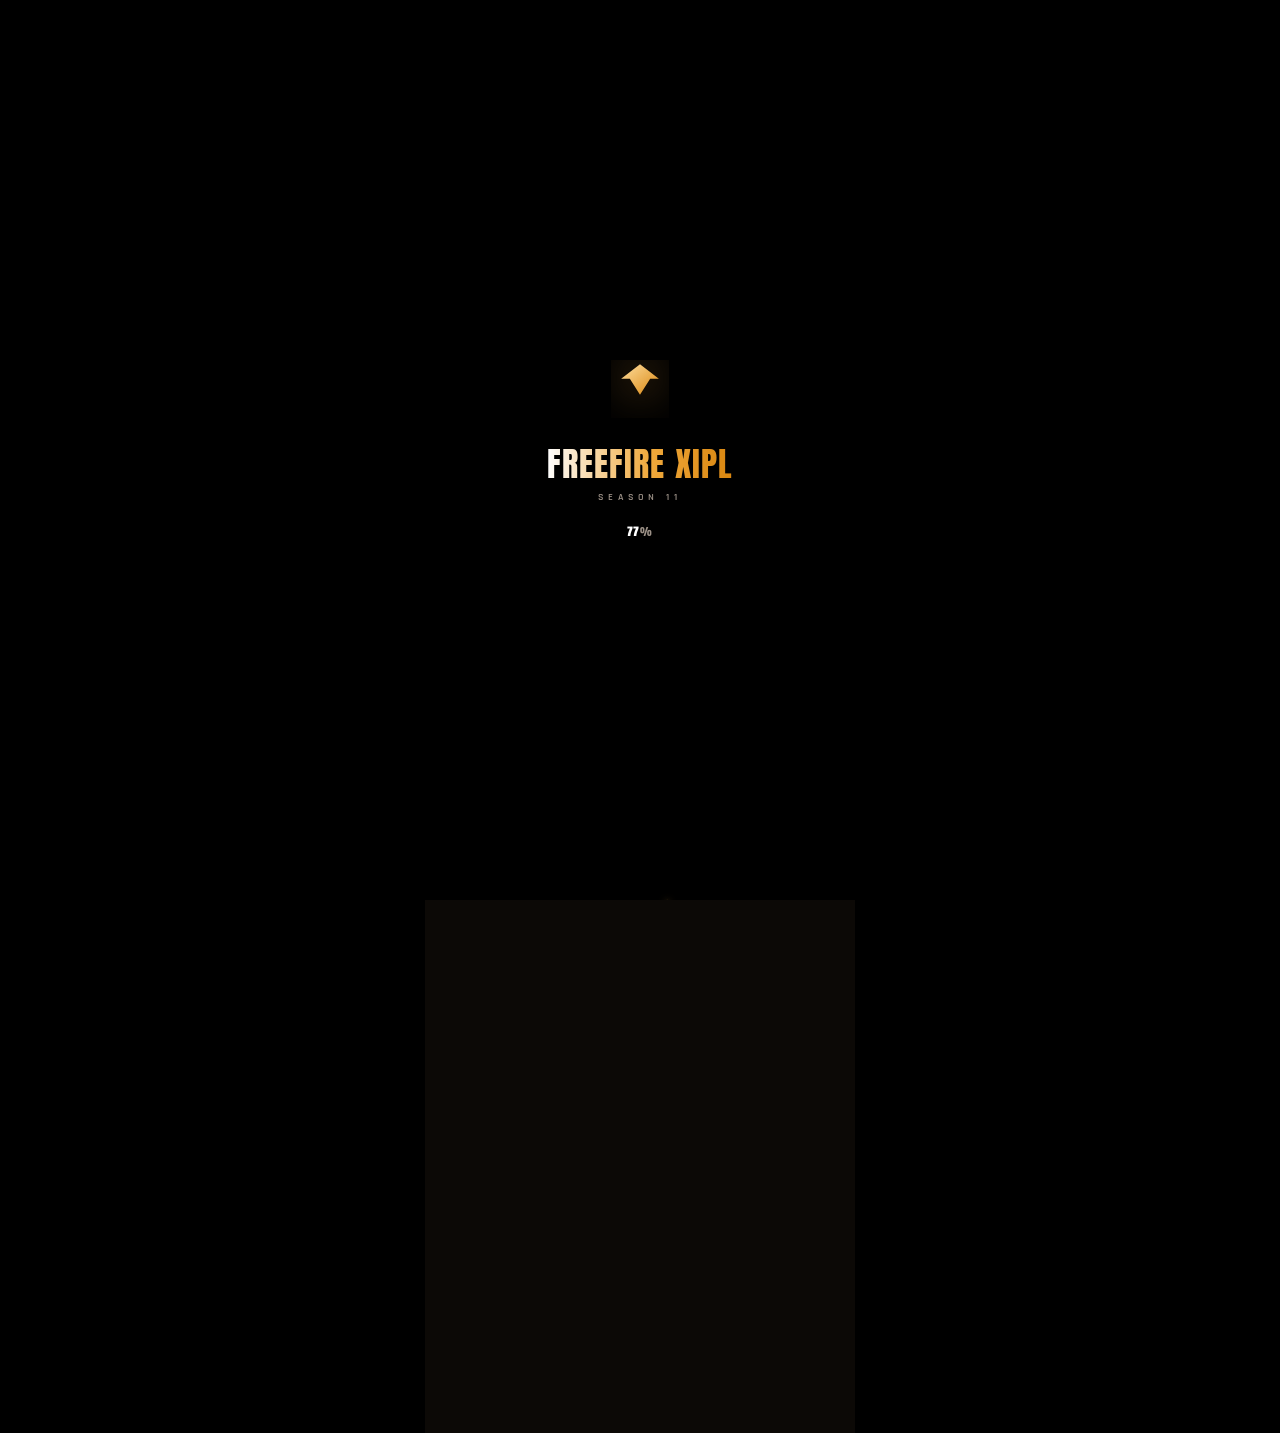
<file: fa.html>
<!DOCTYPE html>
<html lang="en">
<head>
<meta charset="UTF-8">
<meta name="viewport" content="width=device-width, initial-scale=1.0, viewport-fit=cover">
<title>FREEFIRE XIPL — Season 11</title>
<link rel="preconnect" href="https://fonts.googleapis.com">
<link rel="preconnect" href="https://fonts.gstatic.com" crossorigin>
<link href="https://fonts.googleapis.com/css2?family=Anton&family=Rajdhani:wght@500;600;700&display=swap" rel="stylesheet">
<style>
  :root{
    --bg:#0c0906;
    --bg-2:#100c08;
    --card:#161009;
    --gold:#F0A93C;
    --gold-deep:#D9860F;
    --white:#F5F1EA;
    --muted:#9c9187;
    --line:rgba(240,169,60,0.22);
    --live:#FF3B3B;
  }
  *{margin:0;padding:0;box-sizing:border-box;}
  body{
    background:#000;
    font-family:'Rajdhani',sans-serif;
    color:var(--white);
    -webkit-font-smoothing:antialiased;
    display:flex;justify-content:center;
  }
  body.no-scroll{overflow:hidden;height:100%;}
  h1,h2,h3,.brand-name,.headline{font-family:'Anton',sans-serif;font-weight:400;letter-spacing:0.02em;}
  a{text-decoration:none;color:inherit;}
  button{font-family:inherit;border:none;background:none;cursor:pointer;}
  img{max-width:100%;display:block;}
  ::selection{background:var(--gold);color:#1a0d00;}

  .app{
    width:100%;max-width:430px;min-height:100vh;
    background:var(--bg);position:relative;overflow-x:hidden;padding-bottom:56px;
  }

  /* ================= SPLASH ================= */
  #splash{
    position:fixed;inset:0;z-index:9999;background:#000;overflow:hidden;
    display:flex;align-items:center;justify-content:center;
  }
  #splash-canvas{position:absolute;inset:0;z-index:0;}
  .splash-vignette{
    position:absolute;inset:0;z-index:1;pointer-events:none;
    background:radial-gradient(circle at 50% 50%, transparent 0%, rgba(0,0,0,0.4) 55%, rgba(0,0,0,0.96) 100%);
  }
  .splash-flash{
    position:absolute;inset:0;z-index:2;pointer-events:none;
    background:radial-gradient(circle at 50% 50%, rgba(255,224,170,0.85), rgba(240,169,60,0.2) 35%, transparent 65%);
    opacity:0;animation:ignitionFlash .9s ease-out forwards .5s;
  }
  @keyframes ignitionFlash{0%{opacity:0;transform:scale(.3);}18%{opacity:1;transform:scale(1);}100%{opacity:0;transform:scale(1.4);}}
  .splash-core{position:relative;z-index:3;display:flex;flex-direction:column;align-items:center;gap:20px;text-align:center;padding:0 30px;}
  .splash-mark{width:58px;height:58px;}
  .splash-mark path{
    opacity:0;transform:scale(.2) rotate(-20deg);transform-origin:center;
    animation:markBurst .6s cubic-bezier(.2,1.8,.3,1) forwards .45s;
    filter:drop-shadow(0 0 16px rgba(240,169,60,0.75));
  }
  @keyframes markBurst{0%{opacity:0;transform:scale(.2) rotate(-20deg);}55%{opacity:1;transform:scale(1.2) rotate(4deg);}100%{opacity:1;transform:scale(1) rotate(0);}}
  .splash-word{font-family:'Anton',sans-serif;font-size:clamp(1.6rem,7vw,2.1rem);letter-spacing:0.03em;position:relative;height:2.1rem;display:grid;}
  .splash-word span{grid-area:1/1;white-space:nowrap;}
  .splash-word .base{color:rgba(255,255,255,0.08);}
  .splash-word .fill{
    background:linear-gradient(90deg,#fff 0%, var(--gold) 55%, var(--gold-deep) 100%);
    -webkit-background-clip:text;background-clip:text;color:transparent;
    clip-path:inset(0 100% 0 0);
    animation:ignite .9s cubic-bezier(.65,0,.3,1) forwards .78s;
  }
  @keyframes ignite{to{clip-path:inset(0 -2% 0 0);}}
  .splash-tag{
    font-weight:600;letter-spacing:0.5em;text-transform:uppercase;font-size:0.6rem;color:var(--muted);
    opacity:0;animation:fadeUp .6s ease forwards 1.55s;
  }
  @keyframes fadeUp{from{opacity:0;transform:translateY(8px);}to{opacity:1;transform:translateY(0);}}
  .splash-pct{
    font-family:'Anton',sans-serif;font-size:0.7rem;letter-spacing:0.1em;color:var(--muted);
    opacity:0;animation:fadeUp .5s ease forwards 1.7s;
  }
  .splash-pct b{color:#fff;}
  #splash.leave .splash-core{animation:coreOut .4s ease forwards;}
  @keyframes coreOut{to{opacity:0;transform:scale(.9);filter:blur(4px);}}
  #splash.gone{visibility:hidden;pointer-events:none;}

  /* ================= Reveal on load ================= */
  .rv{opacity:0;transform:translateY(14px);transition:opacity .6s ease, transform .6s ease;}
  body.site-revealed .rv{opacity:1;transform:translateY(0);}
  body.site-revealed .rv-1{transition-delay:.05s;}
  body.site-revealed .rv-2{transition-delay:.13s;}
  body.site-revealed .rv-3{transition-delay:.21s;}
  body.site-revealed .rv-4{transition-delay:.29s;}
  body.site-revealed .rv-5{transition-delay:.37s;}
  body.site-revealed .rv-6{transition-delay:.45s;}

  /* ================= Top bar ================= */
  .topbar{
    display:flex;align-items:center;gap:14px;padding:18px 18px 14px;
    position:relative;
  }
  .base-btn{
    flex-shrink:0;width:56px;padding:8px 4px;border-radius:14px;
    border:1px solid var(--line);background:rgba(240,169,60,0.05);
    display:flex;flex-direction:column;align-items:center;gap:3px;
    transition:transform .2s ease, border-color .2s ease;
  }
  .base-btn:active{transform:scale(0.92);}
  .base-btn svg{width:19px;height:19px;color:var(--gold);}
  .base-btn span{font-size:0.52rem;letter-spacing:0.14em;color:var(--muted);font-weight:700;}
  .brand-block{flex:1;text-align:center;padding-right:56px;}
  .brand-name{font-size:1.35rem;letter-spacing:0.02em;line-height:1;}
  .brand-name .ff{color:var(--gold);}
  .brand-name .xipl{color:var(--white);}
  .brand-sub{
    font-size:0.6rem;letter-spacing:0.5em;color:var(--muted);font-weight:600;
    margin-top:5px;text-transform:uppercase;
  }

  /* ================= Hero ================= */
  .hero{
    position:relative;margin:6px 16px 0;border-radius:18px;overflow:hidden;
    padding:34px 22px 30px;text-align:center;
    background:radial-gradient(circle at 50% 0%, rgba(240,169,60,0.16), transparent 65%), var(--card);
    border:1px solid var(--line);
  }
  #hero-embers{position:absolute;inset:0;z-index:0;opacity:0.7;}
  .hero-inner{position:relative;z-index:1;}
  .hero-eyebrow{
    font-size:0.65rem;font-weight:700;letter-spacing:0.35em;color:var(--gold);text-transform:uppercase;
  }
  .headline{
    font-size:clamp(1.7rem,8vw,2.15rem);line-height:1.08;margin-top:14px;text-transform:uppercase;
  }
  .headline .accent{color:var(--gold);}
  .hero-sub{color:var(--muted);font-size:0.92rem;margin-top:14px;line-height:1.6;font-weight:600;}
  .hero-actions{display:flex;gap:10px;margin-top:22px;justify-content:center;flex-wrap:wrap;}
  .btn{
    font-family:'Anton',sans-serif;font-weight:400;letter-spacing:0.03em;text-transform:uppercase;
    font-size:0.85rem;padding:13px 22px;border-radius:10px;
    display:inline-flex;align-items:center;gap:8px;
    position:relative;overflow:hidden;
    transition:transform .2s ease;
  }
  .btn:active{transform:scale(0.96);}
  .btn-gold{
    background:linear-gradient(90deg,var(--gold-deep),var(--gold));color:#1a0d00;
    box-shadow:0 8px 22px rgba(240,169,60,0.3), inset 0 1px 0 rgba(255,255,255,0.3);
  }
  .btn-gold::after{
    content:'';position:absolute;top:0;bottom:0;left:-60%;width:40%;
    background:linear-gradient(115deg, transparent, rgba(255,255,255,0.55), transparent);
    animation:shine 3.4s ease-in-out infinite;
  }
  @keyframes shine{0%{left:-60%;}45%{left:130%;}100%{left:130%;}}
  .btn-ghost{border:1px solid var(--line);color:var(--white);background:rgba(255,255,255,0.02);}
  .btn svg{width:15px;height:15px;}

  /* ================= Section label ================= */
  .section-label{
    display:flex;align-items:center;gap:10px;margin:26px 16px 12px;
    font-family:'Anton',sans-serif;font-size:0.78rem;letter-spacing:0.18em;text-transform:uppercase;color:#eee;
  }
  .section-label .rule{flex:1;height:1px;background:linear-gradient(90deg,var(--gold),transparent);opacity:0.5;}
  .section-label .go{color:var(--gold);display:flex;align-items:center;font-family:'Rajdhani',sans-serif;font-weight:700;font-size:0.72rem;gap:2px;}
  .section-label .go svg{width:13px;height:13px;}

  /* ================= Announcement ================= */
  .announcement{
    margin:0 16px;padding:16px;border-radius:14px;
    background:var(--card);border:1px solid var(--line);
    display:flex;align-items:center;gap:14px;position:relative;overflow:hidden;
  }
  .announcement::before{
    content:'';position:absolute;inset:0;
    background:linear-gradient(100deg, transparent 40%, rgba(240,169,60,0.07) 50%, transparent 60%);
    animation:shimmer 5s ease-in-out infinite;
  }
  @keyframes shimmer{0%{transform:translateX(-100%);}50%,100%{transform:translateX(100%);}}
  .ann-icon{
    width:42px;height:42px;border-radius:50%;flex-shrink:0;position:relative;z-index:1;
    border:1px solid var(--line);display:flex;align-items:center;justify-content:center;color:var(--gold);
  }
  .ann-icon::after{content:'';position:absolute;inset:-1px;border-radius:50%;border:1px solid var(--gold);animation:ringPulse 2.4s ease-out infinite;}
  @keyframes ringPulse{0%{transform:scale(1);opacity:0.6;}100%{transform:scale(1.5);opacity:0;}}
  .ann-icon svg{width:18px;height:18px;}
  .ann-body{flex:1;min-width:0;position:relative;z-index:1;}
  .ann-label{font-size:0.66rem;font-weight:700;letter-spacing:0.15em;color:var(--gold);text-transform:uppercase;}
  .ann-text{font-weight:600;font-size:0.88rem;margin-top:2px;color:#eee;}
  .ann-more{font-weight:700;font-size:0.78rem;color:var(--gold);white-space:nowrap;display:flex;align-items:center;gap:3px;flex-shrink:0;position:relative;z-index:1;}
  .ann-more svg{width:13px;height:13px;}

  /* ================= Next match card ================= */
  .match-card{
    margin:16px 16px 0;padding:20px;border-radius:16px;
    background:linear-gradient(160deg,#181008,#0d0904);
    border:1px solid var(--line);
    animation:cardGlow 4s ease-in-out infinite;
  }
  @keyframes cardGlow{
    0%,100%{box-shadow:0 0 0 1px rgba(240,169,60,0.05), 0 16px 40px rgba(240,169,60,0.05);}
    50%{box-shadow:0 0 0 1px rgba(240,169,60,0.15), 0 16px 46px rgba(240,169,60,0.13);}
  }
  .match-top{display:flex;justify-content:space-between;align-items:center;}
  .match-status{display:flex;align-items:center;gap:8px;font-size:0.7rem;font-weight:700;letter-spacing:0.15em;text-transform:uppercase;color:var(--live);}
  .live-dot{width:7px;height:7px;border-radius:50%;background:var(--live);position:relative;}
  .live-dot::after{content:'';position:absolute;inset:0;border-radius:50%;background:var(--live);animation:pulse 1.6s ease-out infinite;}
  @keyframes pulse{0%{transform:scale(1);opacity:.7;}100%{transform:scale(3);opacity:0;}}
  .match-date{font-size:0.7rem;color:var(--muted);font-weight:600;}
  .match-teams{display:flex;align-items:center;justify-content:center;gap:20px;margin:22px 0;}
  .team-chip{
    width:64px;height:64px;border-radius:50%;
    background:linear-gradient(160deg,#221708,#0a0602);border:1px solid var(--line);
    display:flex;align-items:center;justify-content:center;
    font-family:'Anton',sans-serif;font-size:0.95rem;color:var(--gold);
  }
  .match-vs{font-family:'Anton',sans-serif;color:var(--muted);font-size:0.8rem;}
  .match-time{text-align:center;font-size:0.85rem;font-weight:700;color:#ddd;}
  .match-time b{color:var(--gold);}
  .match-card .btn{width:100%;justify-content:center;margin-top:18px;}

  /* ================= Quick access ================= */
  .quick-grid{display:grid;grid-template-columns:repeat(2,1fr);gap:12px;padding:0 16px;}
  .quick-item{
    background:var(--card);border:1px solid var(--line);border-radius:14px;
    padding:20px 14px;display:flex;align-items:center;gap:14px;
    transition:transform .2s ease, border-color .2s ease, box-shadow .2s ease;
    position:relative;overflow:hidden;
  }
  .quick-item::before{
    content:'';position:absolute;inset:0;opacity:0;
    background:radial-gradient(circle at 20% 0%, rgba(240,169,60,0.16), transparent 70%);
    transition:opacity .3s ease;
  }
  .quick-item:active, .quick-item:hover{border-color:rgba(240,169,60,0.45);transform:translateY(-2px);box-shadow:0 10px 22px rgba(240,169,60,0.12);}
  .quick-item:hover::before{opacity:1;}
  .quick-icon{
    width:38px;height:38px;border-radius:10px;flex-shrink:0;position:relative;z-index:1;
    background:rgba(240,169,60,0.08);border:1px solid var(--line);
    display:flex;align-items:center;justify-content:center;color:var(--gold);
  }
  .quick-icon svg{width:19px;height:19px;}
  .quick-item span{font-family:'Anton',sans-serif;font-size:0.78rem;letter-spacing:0.02em;color:#eee;position:relative;z-index:1;text-transform:uppercase;}

  /* ================= Leaderboard preview (matches existing table style) ================= */
  .lb-card{
    margin:0 16px;border-radius:14px;background:var(--card);border:1px solid var(--line);overflow:hidden;
  }
  .lb-head{
    display:grid;grid-template-columns:34px 1fr 26px 26px 26px 40px 20px;gap:6px;
    padding:14px 14px 10px;font-size:0.62rem;font-weight:700;letter-spacing:0.1em;color:var(--gold);text-transform:uppercase;
    border-bottom:2px solid var(--gold);
  }
  .lb-row{
    display:grid;grid-template-columns:34px 1fr 26px 26px 26px 40px 20px;gap:6px;align-items:center;
    padding:13px 14px;border-bottom:1px solid rgba(255,255,255,0.05);
  }
  .lb-row:last-child{border-bottom:none;}
  .rank-badge{
    width:26px;height:26px;border-radius:6px;background:linear-gradient(160deg,var(--gold),var(--gold-deep));
    color:#1a0d00;display:flex;align-items:center;justify-content:center;font-family:'Anton',sans-serif;font-size:0.78rem;
  }
  .lb-team{display:flex;align-items:center;gap:10px;min-width:0;}
  .team-mark{
    width:26px;height:26px;border-radius:50%;flex-shrink:0;
    background:linear-gradient(160deg,#221708,#0a0602);border:1px solid var(--line);
    display:flex;align-items:center;justify-content:center;font-family:'Anton',sans-serif;font-size:0.6rem;color:var(--gold);
  }
  .lb-team .names{min-width:0;}
  .lb-team .code{font-weight:700;font-size:0.85rem;color:#fff;line-height:1.1;}
  .lb-team .full{font-size:0.6rem;color:var(--muted);text-transform:uppercase;letter-spacing:0.02em;}
  .lb-num{font-size:0.85rem;font-weight:600;text-align:center;color:#ddd;}
  .lb-pts{font-family:'Anton',sans-serif;font-size:0.85rem;color:var(--gold);text-align:center;}
  .lb-lock{color:var(--gold);opacity:0.7;display:flex;justify-content:center;}
  .lb-lock svg{width:13px;height:13px;}
  .lb-more{
    display:flex;align-items:center;justify-content:center;gap:6px;
    padding:14px;font-family:'Anton',sans-serif;font-size:0.78rem;letter-spacing:0.05em;color:var(--gold);
    text-transform:uppercase;border-top:1px solid var(--line);
  }
  .lb-more svg{width:14px;height:14px;}

  /* ================= Footer ================= */
  footer{margin:30px 16px 0;padding-top:20px;border-top:1px solid var(--line);text-align:center;}
  footer .fb{font-family:'Anton',sans-serif;font-size:0.9rem;}
  footer .fb .ff{color:var(--gold);} footer .fb .xipl{color:#fff;}
  footer p{color:var(--muted);font-size:0.68rem;margin-top:8px;letter-spacing:0.02em;}
</style>
</head>
<body class="no-scroll">

<div id="splash">
  <canvas id="splash-canvas"></canvas>
  <div class="splash-vignette"></div>
  <div class="splash-flash"></div>
  <div class="splash-core">
    <svg class="splash-mark" viewBox="0 0 40 40" fill="none">
      <path d="M20 3 L33 13 L27 13 L20 24 L13 13 L7 13 Z" fill="url(#splashMarkG)"/>
      <defs><linearGradient id="splashMarkG" x1="0" y1="0" x2="1" y2="1"><stop offset="0" stop-color="#FFDE9E"/><stop offset="1" stop-color="#D9860F"/></linearGradient></defs>
    </svg>
    <div class="splash-word" aria-label="FREEFIRE XIPL">
      <span class="base">FREEFIRE XIPL</span>
      <span class="fill">FREEFIRE XIPL</span>
    </div>
    <div class="splash-tag">Season 11</div>
    <div class="splash-pct"><b id="pctNum">0</b>%</div>
  </div>
</div>

<div class="app">

  <!-- Top bar -->
  <div class="topbar">
    <a href="index.html" class="base-btn" aria-label="Home">
      <svg viewBox="0 0 24 24" fill="none" stroke="currentColor" stroke-width="2" stroke-linecap="round" stroke-linejoin="round"><path d="M3 11l9-8 9 8"/><path d="M5 10v10h14V10"/></svg>
      <span>BASE</span>
    </a>
    <div class="brand-block">
      <div class="brand-name"><span class="ff">FREEFIRE</span> <span class="xipl">XIPL</span></div>
      <div class="brand-sub">Season 11</div>
    </div>
  </div>

  <!-- Hero -->
  <section class="hero rv rv-1">
    <canvas id="hero-embers"></canvas>
    <div class="hero-inner">
      <div class="hero-eyebrow">Registrations Open</div>
      <h1 class="headline">Play. Compete.<br><span class="accent">Conquer.</span></h1>
      <p class="hero-sub">The official home of FREEFIRE XIPL — live standings, match schedules, and everything Season 11.</p>
      <div class="hero-actions">
        <a href="schedule.html" class="btn btn-gold">Join Tournament
          <svg viewBox="0 0 24 24" fill="none" stroke="currentColor" stroke-width="3" stroke-linecap="round" stroke-linejoin="round"><polyline points="9 18 15 12 9 6"/></svg>
        </a>
        <a href="schedule.html" class="btn btn-ghost">View Schedule</a>
      </div>
    </div>
  </section>

  <!-- Announcement -->
  <div class="announcement rv rv-2" style="margin-top:20px;">
    <div class="ann-icon">
      <svg viewBox="0 0 24 24" fill="none" stroke="currentColor" stroke-width="2" stroke-linecap="round" stroke-linejoin="round"><path d="M18 8a6 6 0 1 0-12 0c0 7-3 9-3 9h18s-3-2-3-9"/><path d="M13.73 21a2 2 0 0 1-3.46 0"/></svg>
    </div>
    <div class="ann-body">
      <div class="ann-label">Announcement</div>
      <div class="ann-text">Registration for Season 11 is now OPEN!</div>
    </div>
    <a href="schedule.html" class="ann-more">View All
      <svg viewBox="0 0 24 24" fill="none" stroke="currentColor" stroke-width="3" stroke-linecap="round" stroke-linejoin="round"><polyline points="9 18 15 12 9 6"/></svg>
    </a>
  </div>

  <!-- Next match -->
  <div class="match-card rv rv-3">
    <div class="match-top">
      <div class="match-status"><span class="live-dot"></span>Live Today</div>
      <div class="match-date">08 FEB · 3:00 PM</div>
    </div>
    <div class="match-teams">
      <div class="team-chip">RR</div>
      <div class="match-vs">VS</div>
      <div class="team-chip">CSK</div>
    </div>
    <div class="match-time">Rajasthan Royals <b>vs</b> Chennai Super Kings</div>
    <a href="schedule.html" class="btn btn-gold">View Full Schedule
      <svg viewBox="0 0 24 24" fill="none" stroke="currentColor" stroke-width="3" stroke-linecap="round" stroke-linejoin="round"><polyline points="9 18 15 12 9 6"/></svg>
    </a>
  </div>

  <!-- Quick access -->
  <div class="section-label rv rv-4">
    Quick Access <div class="rule"></div>
  </div>
  <div class="quick-grid rv rv-4">
    <a href="schedule.html" class="quick-item">
      <div class="quick-icon"><svg viewBox="0 0 24 24" fill="none" stroke="currentColor" stroke-width="1.8"><rect x="3" y="4" width="18" height="18" rx="2"/><line x1="16" y1="2" x2="16" y2="6"/><line x1="8" y1="2" x2="8" y2="6"/><line x1="3" y1="10" x2="21" y2="10"/></svg></div>
      <span>Schedule</span>
    </a>
    <a href="leaderboard.html" class="quick-item">
      <div class="quick-icon"><svg viewBox="0 0 24 24" fill="none" stroke="currentColor" stroke-width="1.8"><path d="M4 21h16"/><path d="M9 21V9h6v12"/><path d="M9 9 4 12v9"/><path d="M15 9l5 3v9"/><circle cx="12" cy="4" r="2"/></svg></div>
      <span>Leaderboard</span>
    </a>
    <a href="teams.html" class="quick-item">
      <div class="quick-icon"><svg viewBox="0 0 24 24" fill="none" stroke="currentColor" stroke-width="1.8"><path d="M17 21v-2a4 4 0 0 0-4-4H7a4 4 0 0 0-4 4v2"/><circle cx="9" cy="7" r="4"/><path d="M23 21v-2a4 4 0 0 0-3-3.87"/><path d="M16 3.13a4 4 0 0 1 0 7.75"/></svg></div>
      <span>Teams</span>
    </a>
    <a href="players.html" class="quick-item">
      <div class="quick-icon"><svg viewBox="0 0 24 24" fill="none" stroke="currentColor" stroke-width="1.8"><circle cx="12" cy="8" r="4"/><path d="M6 21v-2a6 6 0 0 1 12 0v2"/></svg></div>
      <span>Players</span>
    </a>
  </div>

  <!-- Leaderboard preview -->
  <div class="section-label rv rv-5">
    Points Table <div class="rule"></div>
    <a href="leaderboard.html" class="go">Full Table
      <svg viewBox="0 0 24 24" fill="none" stroke="currentColor" stroke-width="3" stroke-linecap="round" stroke-linejoin="round"><polyline points="9 18 15 12 9 6"/></svg>
    </a>
  </div>
  <div class="lb-card rv rv-5">
    <div class="lb-head"><span>#</span><span>Team</span><span>M</span><span>W</span><span>L</span><span>Pts</span><span></span></div>

    <div class="lb-row">
      <div class="rank-badge">1</div>
      <div class="lb-team"><div class="team-mark">RR</div><div class="names"><div class="code">RR</div><div class="full">Rajasthan Royals</div></div></div>
      <div class="lb-num">4</div><div class="lb-num">3</div><div class="lb-num">1</div>
      <div class="lb-pts">150</div>
      <div class="lb-lock"><svg viewBox="0 0 24 24" fill="none" stroke="currentColor" stroke-width="2"><rect x="4" y="10" width="16" height="10" rx="2"/><path d="M8 10V7a4 4 0 0 1 8 0v3"/></svg></div>
    </div>
    <div class="lb-row">
      <div class="rank-badge">2</div>
      <div class="lb-team"><div class="team-mark">CSK</div><div class="names"><div class="code">CSK</div><div class="full">Chennai Super Kings</div></div></div>
      <div class="lb-num">4</div><div class="lb-num">3</div><div class="lb-num">1</div>
      <div class="lb-pts">150</div>
      <div class="lb-lock"><svg viewBox="0 0 24 24" fill="none" stroke="currentColor" stroke-width="2"><rect x="4" y="10" width="16" height="10" rx="2"/><path d="M8 10V7a4 4 0 0 1 8 0v3"/></svg></div>
    </div>
    <div class="lb-row">
      <div class="rank-badge">3</div>
      <div class="lb-team"><div class="team-mark">PBKS</div><div class="names"><div class="code">PBKS</div><div class="full">Punjab Kings</div></div></div>
      <div class="lb-num">5</div><div class="lb-num">2</div><div class="lb-num">3</div>
      <div class="lb-pts">11</div>
      <div class="lb-lock"><svg viewBox="0 0 24 24" fill="none" stroke="currentColor" stroke-width="2"><rect x="4" y="10" width="16" height="10" rx="2"/><path d="M8 10V7a4 4 0 0 1 8 0v3"/></svg></div>
    </div>

    <a href="leaderboard.html" class="lb-more">View Full Leaderboard
      <svg viewBox="0 0 24 24" fill="none" stroke="currentColor" stroke-width="3" stroke-linecap="round" stroke-linejoin="round"><polyline points="9 18 15 12 9 6"/></svg>
    </a>
  </div>

  <footer class="rv rv-6">
    <div class="fb"><span class="ff">FREEFIRE</span> <span class="xipl">XIPL</span></div>
    <p>© 2026 FREEFIRE XIPL · Season 11</p>
  </footer>

</div>

<script>

    // ---------- Splash ----------
  (function(){
    const splash = document.getElementById('splash');
    const canvas = document.getElementById('splash-canvas');
    const ctx = canvas.getContext('2d');
    const pctNum = document.getElementById('pctNum');
    const reduceMotion = window.matchMedia('(prefers-reduced-motion: reduce)').matches;
    let w, h, embers = [], raf;

    function resize(){ w = canvas.width = window.innerWidth; h = canvas.height = window.innerHeight; }
    function initEmbers(){
      embers = Array.from({length: 60}, () => ({
        x: Math.random() * w, y: h + Math.random() * h * 0.6,
        r: Math.random() * 2 + 0.5, speed: Math.random() * 0.9 + 0.25,
        drift: (Math.random() - 0.5) * 0.5, alpha: Math.random() * 0.55 + 0.2
      }));
    }
    function draw(){
      ctx.clearRect(0,0,w,h);
      embers.forEach(p => {
        p.y -= p.speed; p.x += p.drift;
        if (p.y < -10){ p.y = h + 10; p.x = Math.random() * w; }
        ctx.beginPath(); ctx.arc(p.x, p.y, p.r, 0, Math.PI*2);
        ctx.fillStyle = `rgba(240,169,60,${p.alpha})`;
        ctx.shadowColor = 'rgba(240,169,60,0.9)'; ctx.shadowBlur = 6;
        ctx.fill();
      });
      raf = requestAnimationFrame(draw);
    }
    if (!reduceMotion){ resize(); initEmbers(); draw(); window.addEventListener('resize', () => { resize(); initEmbers(); }); }

    let pct = 0, loaded = false;
    window.addEventListener('load', () => { loaded = true; });
    const minDuration = 1700;
    const started = performance.now();
    function tickProgress(now){
      const elapsed = now - started;
      const timeBased = Math.min(elapsed / minDuration, 1) * (loaded ? 100 : 92);
      pct = Math.max(pct, timeBased);
      pctNum.textContent = Math.floor(pct);
      if (pct < 100) requestAnimationFrame(tickProgress); else finish();
    }
    requestAnimationFrame(tickProgress);

    function finish(){
      setTimeout(() => {
        splash.classList.add('leave');
        document.body.classList.remove('no-scroll');
        document.body.classList.add('site-revealed');
        setTimeout(() => { splash.classList.add('gone'); if (raf) cancelAnimationFrame(raf); }, 500);
      }, 200);
    }
    setTimeout(() => { if (!splash.classList.contains('leave')) finish(); }, 6000);
  })();

  // ---------- Hero embers ----------
  (function(){
    const canvas = document.getElementById('hero-embers');
    if (!canvas) return;
    const ctx = canvas.getContext('2d');
    const reduceMotion = window.matchMedia('(prefers-reduced-motion: reduce)').matches;
    let w, h, particles = [];
    function resize(){ w = canvas.width = canvas.offsetWidth; h = canvas.height = canvas.offsetHeight; }
    function init(){
      particles = Array.from({length: 26}, () => ({
        x: Math.random() * w, y: h + Math.random() * h,
        r: Math.random() * 1.6 + 0.5, speed: Math.random() * 0.4 + 0.1,
        drift: (Math.random() - 0.5) * 0.25, alpha: Math.random() * 0.45 + 0.15
      }));
    }
    function animate(){
      ctx.clearRect(0,0,w,h);
      particles.forEach(p => {
        p.y -= p.speed; p.x += p.drift;
        if (p.y < -8){ p.y = h + 8; p.x = Math.random() * w; }
        ctx.beginPath(); ctx.arc(p.x, p.y, p.r, 0, Math.PI*2);
        ctx.fillStyle = `rgba(240,169,60,${p.alpha})`;
        ctx.shadowColor = 'rgba(240,169,60,0.8)'; ctx.shadowBlur = 5;
        ctx.fill();
      });
      requestAnimationFrame(animate);
    }
    if (!reduceMotion){ resize(); init(); animate(); window.addEventListener('resize', () => { resize(); init(); }); }
  })();
</script>
</body>
</html>
</file>
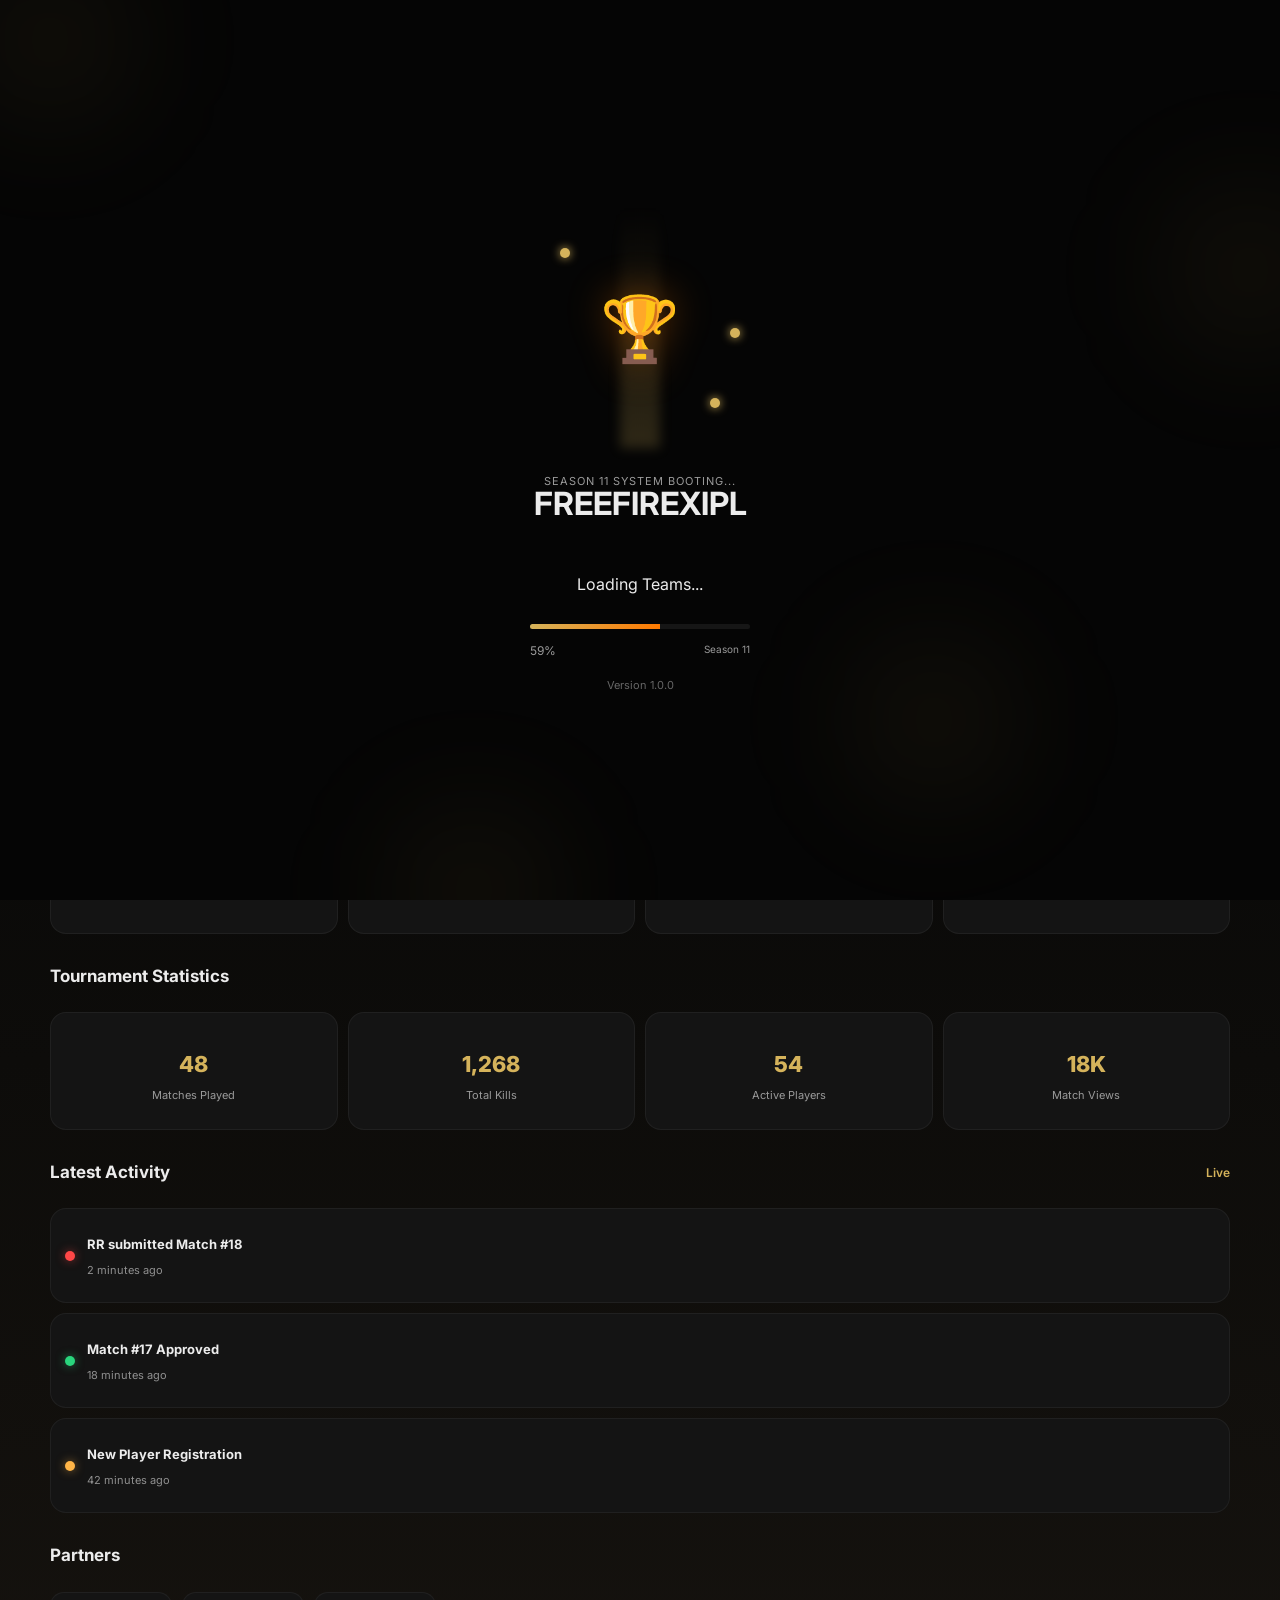
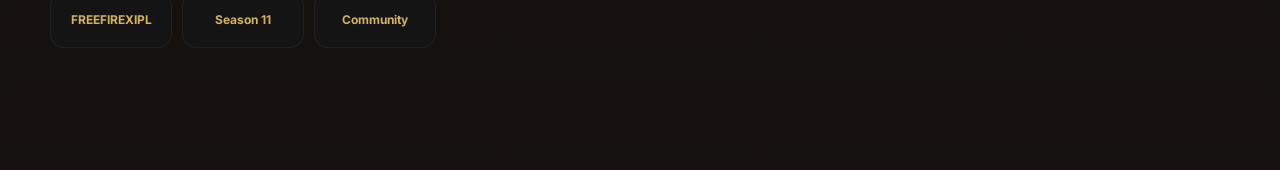
<file: index copy.html>
<!DOCTYPE html>
<html lang="en">

<head>

<meta charset="UTF-8">

<meta name="viewport"
content="width=device-width, initial-scale=1.0">

<meta name="theme-color"
content="#050505">

<title>FREEFIREXIPL • Season 11</title>

<!-- Google Font -->

<link rel="preconnect"
href="https://fonts.googleapis.com">

<link rel="preconnect"
href="https://fonts.gstatic.com"
crossorigin>

<link href="https://fonts.googleapis.com/css2?family=Inter:wght@400;500;600;700;800&display=swap"
rel="stylesheet">


<link href="https://fonts.googleapis.com/css2?family=Anton&family=Rajdhani:wght@500;600;700&display=swap" rel="stylesheet">



<link rel="stylesheet" href="index copy.css">

</head>

<body>

<div id="app">

<!--======================================
SPLASH SCREEN
=======================================-->

<div id="splashScreen">

    <div class="splash-background">

        <span></span>
        <span></span>
        <span></span>
        <span></span>

    </div>

    <div class="splash-content">

      <div class="holo-splash">

    <div class="beam"></div>

    <div class="trophy">

        <div class="trophy-core">🏆</div>

    </div>

    <div class="orbit o1"></div>
    <div class="orbit o2"></div>
    <div class="orbit o3"></div>

    <div class="holo-text">

        SEASON 11 SYSTEM BOOTING...

    </div>

</div>
        <h1>

            FREEFIREXIPL

        </h1>

        <p id="loadingText">

            Initializing League...

        </p>

        <div class="loading-bar">

            <div id="loadingProgress"></div>

        </div>

        <div class="loading-percent">

            <span id="loadingValue">

                0%

            </span>

            <small>

                Season 11

            </small>

        </div>

        <div class="version">

            Version 1.0.0

        </div>

    </div>

</div>

<!--======================================
DRAWER OVERLAY
=======================================-->

<div id="drawerOverlay"></div>

<!--======================================
SIDE DRAWER
=======================================-->

<aside id="sideDrawer">

<div class="drawer-top">

<div class="drawer-avatar">


</div>

<div class="drawer-user">

<h3 id="drawerName">

Guest

</h3>

<p id="drawerRole">

Welcome

</p>

</div>

</div>

<nav class="drawer-menu">

<a href="index.html">

🏠

<span>Home</span>

</a>

<a href="league.html">

🏆

<span>League</span>

</a>

<a href="schedule.html">

📅

<span>Schedule</span>

</a>

<a href="teams1.html">

🛡

<span>Teams</span>

</a>

<a href="players.html">

👥

<span>Players</span>

</a>

<a href="leaderboard.html">

📈

<span>Leaderboard</span>

</a>

<a href="cri.html">

🖼

<span>Gallery</span>

</a>

<a href="announcements.html">

📢

<span>Announcements</span>

</a>

<a href="hall-of-fame.html">

👑

<span>Hall of Fame</span>

</a>

<a href="settings.html">

⚙

<span>Settings</span>

</a>

</nav>

<div class="drawer-footer">

<button id="logoutButton">

Logout

</button>

</div>

</aside>

<!--======================================
APP HEADER
=======================================-->

<header id="appHeader">

    <div class="header-left">

        <div class="menu-btn premium" id="menuButton">

    <span></span>
    <span></span>
    <span></span>

</div>

        <div class="greeting">

            <h3 id="userGreeting">
                Good Day Captain
            </h3>

            <small>
                FREEFIREXIPL • Season 11
            </small>

        </div>

    </div>

    <div class="header-right">

       

        <div class="notif" id="notificationButton">

            🔔

            <span id="notificationBadge">0</span>

        </div>

        

</header>

<!--======================================
MAIN CONTENT STARTS HERE
=======================================-->

<main id="homePage">
    
  <!-- Hero -->
  <section class="hero rv rv-1">
    <canvas id="hero-embers"></canvas>
    <div class="hero-inner">
      <div class="hero-eyebrow">Registrations Open</div>
      <h1 class="headline">Play. Compete.<br><span class="accent">Conquer.</span></h1>
      <p class="hero-sub">The official home of FREEFIRE XIPL — live standings, match schedules, and everything Season 11.</p>
      <div class="hero-actions">
        <a href="schedule.html" class="btn btn-gold">Join Tournament
          <svg viewBox="0 0 24 24" fill="none" stroke="currentColor" stroke-width="3" stroke-linecap="round" stroke-linejoin="round"><polyline points="9 18 15 12 9 6"/></svg>
        </a>
        <a href="schedule.html" class="btn btn-ghost">View Schedule</a>
      </div>
    </div>
  </section>


  <!-- Announcement -->
  <div class="announcement rv rv-2" style="margin-top:20px;">
    <div class="ann-icon">
      <svg viewBox="0 0 24 24" fill="none" stroke="currentColor" stroke-width="2" stroke-linecap="round" stroke-linejoin="round"><path d="M18 8a6 6 0 1 0-12 0c0 7-3 9-3 9h18s-3-2-3-9"/><path d="M13.73 21a2 2 0 0 1-3.46 0"/></svg>
    </div>
    <div class="ann-body">
      <div class="ann-label">Announcement</div>
      <div class="ann-text">Registration for Season 11 is now OPEN!</div>
    </div>
    <a href="schedule.html" class="ann-more">View All
      <svg viewBox="0 0 24 24" fill="none" stroke="currentColor" stroke-width="3" stroke-linecap="round" stroke-linejoin="round"><polyline points="9 18 15 12 9 6"/></svg>
    </a>
  </div>
<!--======================================
QUICK ACCESS GRID
=======================================-->

<section class="quick-section">

    <div class="section-header">

        <h2>

            Quick Access

        </h2>

        <a href="#">

            View All

        </a>

    </div>

    <div class="quick-grid">

        <a  class="quick-card">

            <div class="quick-icon">📅</div>

            <span>Schedule</span>

        </a>

        <a  class="quick-card">

            <div class="quick-icon">🛡</div>

            <span>Teams</span>

        </a>

        <a class="quick-card">

            <div class="quick-icon">👥</div>

            <span>Players</span>

        </a>

        <a  class="quick-card">

            <div class="quick-icon">🏆</div>

            <span>Standings</span>

        </a>

        <a  class="quick-card">

            <div class="quick-icon">🖼</div>

            <span>Gallery</span>

        </a>

        <a  class="quick-card">

            <div class="quick-icon">📢</div>

            <span>News</span>

        </a>

        <a  class="quick-card">

            <div class="quick-icon">👑</div>

            <span>Hall</span>

        </a>

        <a  class="quick-card">

            <div class="quick-icon">🔨</div>

            <span>Rules</span>

        </a>

    </div>

</section>


<!--======================================
SEASON SNAPSHOT
=======================================-->

<section class="snapshot-section">

    <div class="section-header">

        <h2>

            Season Snapshot

        </h2>

        <a href="league.html">

            Details

        </a>

    </div>

    <div class="snapshot-grid">

        <div class="snapshot-card">

            <span>

                Current Season

            </span>

            <h3>

                Season 11

            </h3>

        </div>

        <div class="snapshot-card">

            <span>

                League Status

            </span>

            <h3 class="status-live">

                LIVE

            </h3>

        </div>

        <div class="snapshot-card">

            <span>

                Total Teams

            </span>

            <h3 id="totalTeams">

                8

            </h3>

        </div>

        <div class="snapshot-card">

            <span>

                Registered Players

            </span>

            <h3 id="registeredPlayers">

                50+

            </h3>

        </div>

    </div>

</section>



<!--======================================
TOURNAMENT STATISTICS
=======================================-->

<section class="stats-section">

    <div class="section-header">

        <h2>

            Tournament Statistics

        </h2>

    </div>

    <div class="stats-grid">

        <div class="stat-card">

            <h3 id="statMatches">

                48

            </h3>

            <p>

                Matches Played

            </p>

        </div>

        <div class="stat-card">

            <h3 id="statKills">

                1,268

            </h3>

            <p>

                Total Kills

            </p>

        </div>

        <div class="stat-card">

            <h3 id="statPlayers">

                54

            </h3>

            <p>

                Active Players

            </p>

        </div>

        <div class="stat-card">

            <h3 id="statViews">

                18K

            </h3>

            <p>

                Match Views

            </p>

        </div>

    </div>

</section>
<!--======================================
LATEST ACTIVITY
=======================================-->

<section class="activity-section">

    <div class="section-header">

        <h2>

            Latest Activity

        </h2>

        <a href="#">

            Live

        </a>

    </div>

    <div id="activityFeed">

        <article class="activity-card">

            <div class="activity-dot live"></div>

            <div>

                <h3>

                    RR submitted Match #18

                </h3>

                <p>

                    2 minutes ago

                </p>

            </div>

        </article>

        <article class="activity-card">

            <div class="activity-dot success"></div>

            <div>

                <h3>

                    Match #17 Approved

                </h3>

                <p>

                    18 minutes ago

                </p>

            </div>

        </article>

        <article class="activity-card">

            <div class="activity-dot warning"></div>

            <div>

                <h3>

                    New Player Registration

                </h3>

                <p>

                    42 minutes ago

                </p>

            </div>

        </article>

    </div>

</section>



<!--======================================
SPONSORS
=======================================-->

<section class="sponsors-section">

    <div class="section-header">

        <h2>

            Partners

        </h2>

    </div>

    <div class="sponsor-row">

        <div class="sponsor-card">

            FREEFIREXIPL

        </div>

        <div class="sponsor-card">

            Season 11

        </div>

        <div class="sponsor-card">

            Community

        </div>

    </div>

</section>

</main>

<!--======================================
BOTTOM NAVIGATION
=======================================-->

<nav id="bottomNav">

    <a class="active" href="index.html">

        <span>🏠</span>

        <small>Home</small>

    </a>

    <a href="league.html">

        <span>🏆</span>

        <small>League</small>

    </a>

    <a href="schedule.html">

        <span>⚔️</span>

        <small>Matches</small>

    </a>

    <a href="teams1.html">

        <span>👥</span>

        <small>Teams</small>

    </a>

    <a href="rules.html">

        <span>🔨</span>

        <small>Rules</small>

    </a>

</nav>

<!--======================================
FLOATING ACTION BUTTON
=======================================-->

<button id="fabButton">

＋

</button>

<!--======================================
GLOBAL SEARCH
=======================================-->

<div id="searchOverlay">

    <div class="search-box">

        <input

        type="search"

        placeholder="Search players, teams, matches...">

    </div>

</div>

<!--======================================
NOTIFICATION PANEL
=======================================-->

<div id="notificationPanel">

    <div class="panel-header">

        <h2>

            Notifications

        </h2>

        <button>

            Clear

        </button>

    </div>

    <div id="notificationList">

    </div>

</div>

<!--======================================
GLOBAL LOADER
=======================================-->

<div id="globalLoader">

    <div class="loader"></div>

</div>
<!--======================================
TOAST CONTAINER
=======================================-->

<div id="toastContainer">

</div>

<!--======================================
SCRIPTS
=======================================-->


<script src="index copy.js"></script>

</body>

</html>
</file>
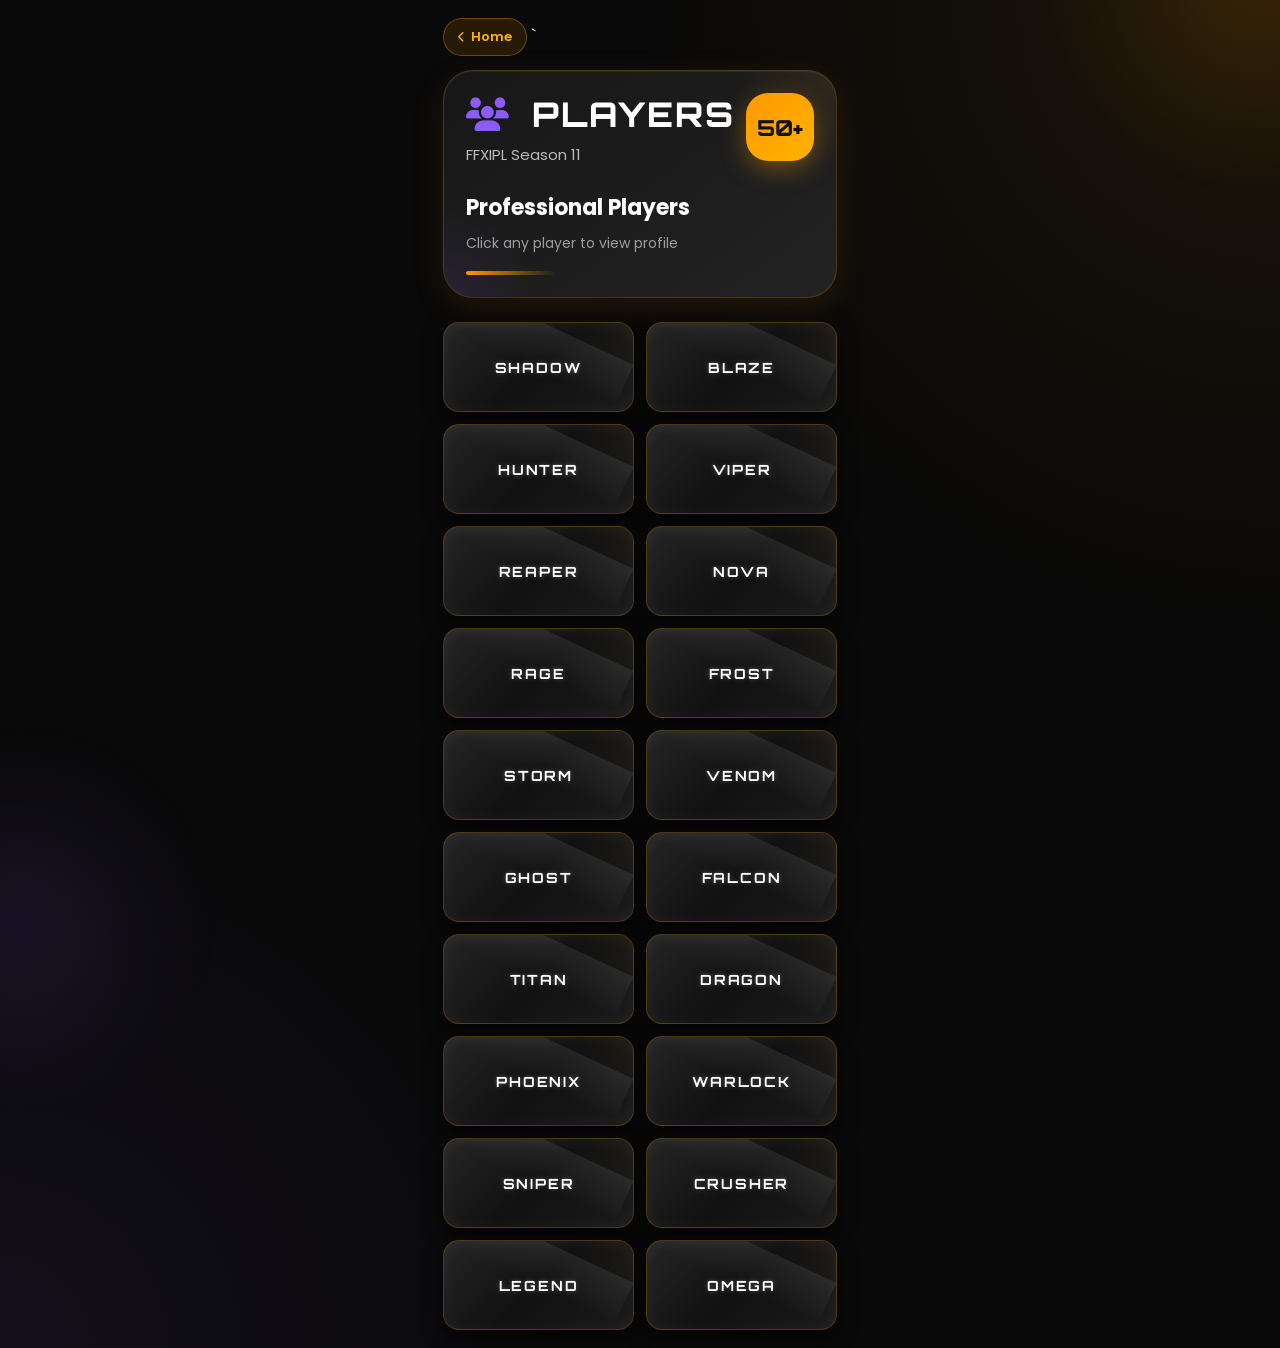
<file: players.html>
<!DOCTYPE html>
<html lang="en">

<head>

    <meta charset="UTF-8">

    <meta name="viewport" content="width=device-width, initial-scale=1.0">

    <title>Players</title>

    <link rel="stylesheet" href="players.css">

    <link rel="stylesheet"
        href="https://cdnjs.cloudflare.com/ajax/libs/font-awesome/6.5.2/css/all.min.css">

</head>

<body>

<div class="container">
<!-- Back to Home -->
    <a href="index.html" class="home-back-btn">
        <i class="fa-solid fa-chevron-left"></i>
        Home
    </a>
    <!-- Hero Banner -->`

    <div class="hero">

        <div class="hero-top">

            <div>

                <h1>
                    <i class="fa-solid fa-users"></i>
                    Players
                </h1>

                <p>FFXIPL Season 11</p>

            </div>

            <div class="badge">

                50+

            </div>

        </div>

        <div class="hero-bottom">

            <div>

                <h2>Professional Players</h2>

                <span>Click any player to view profile</span>

            </div>

        </div>

    </div>

    <!-- Players -->

    <div id="playersContainer"></div>

<!-- Profile -->
</div>

<div id="playerProfile" class="hidden">

    <button id="backBtn">
    <i class="fa-solid fa-arrow-left"></i>
</button>

    <div class="profile-banner">
        <img id="profileImage">
    </div>

    <div class="profile-content">

        <h2 id="profileName"></h2>

        <div class="box">
            <small>🏆TEAM</small>
            <h3 id="profileTeam"></h3>
        </div>

        <div class="box">
            <small>⚡LEVEL</small>
            <h3 id="profileLevel"></h3>
        </div>

        <div class="box">
            <small>🎮FF ID</small>
            <h3 id="profileId"></h3>
        </div>

    </div>

</div>

<div id="fireTransition"></div>

<script src="players.js"></script>

</body>

</html>
</file>
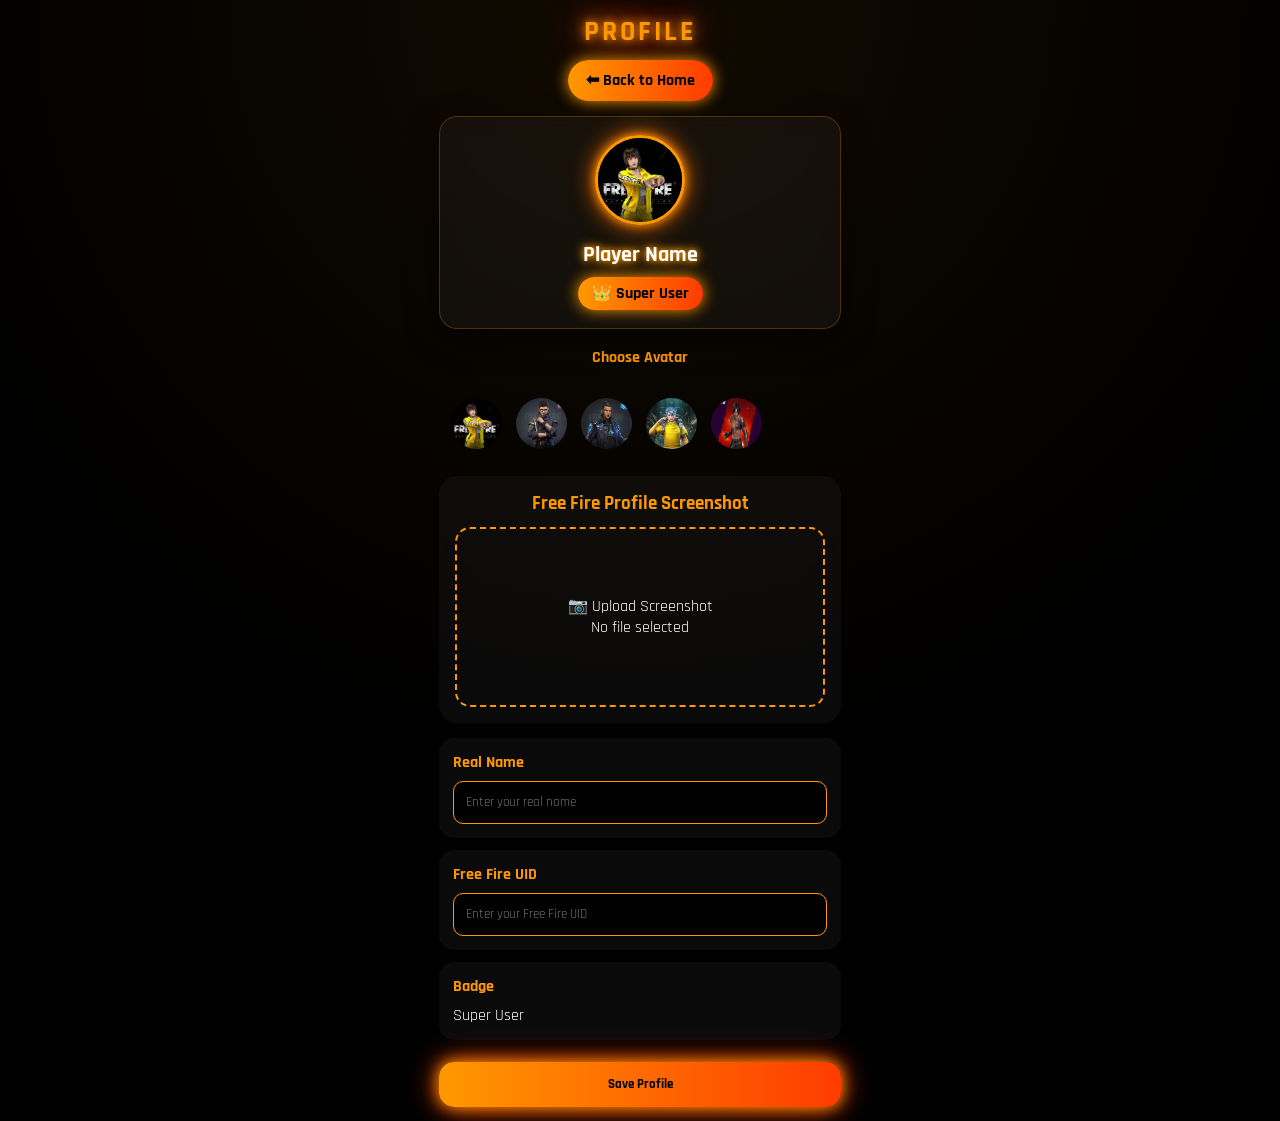
<file: profile.html>
<!DOCTYPE html>
<html lang="en">

<head>
    <meta charset="UTF-8">
    <meta name="viewport" content="width=device-width, initial-scale=1.0">
    <title>Profile</title>

    <link rel="stylesheet" href="profile.css">
</head>


<body>

<!-- Header -->
<header>
    <h1>Profile</h1>

    <a href="index.html" class="home-btn">
        ⬅ Back to Home
    </a>
</header>

<!-- Profile Header -->
<section class="profile-header">

    <div class="avatar">
        <img id="selectedAvatar" src="avatar1.png">
    </div>

    <div class="player-info">
        <h2>Player Name</h2>
        <span class="badge">👑 Super User</span>
    </div>

</section>

<h3 class="choose-avatar-title">Choose Avatar</h3>

<div class="avatar-list">

    <img src="avatar1.png" onclick="changeAvatar(this.src)">
    <img src="avatar2.png" onclick="changeAvatar(this.src)">
    <img src="avatar3.png" onclick="changeAvatar(this.src)">
    <img src="avatar4.png" onclick="changeAvatar(this.src)">
    <img src="avatar5.png" onclick="changeAvatar(this.src)">
    

</div>
    <!-- Player Details -->
   

</section>

<!-- Profile Screenshot -->
<section class="profile-card">

    <h3>Free Fire Profile Screenshot</h3>

    <div class="screenshot-box">

    <label for="profileScreenshot" class="upload-btn">
        📷 Upload Screenshot
    </label>

    <input
        type="file"
        id="profileScreenshot"
        accept="image/*"
        hidden>

    <p id="fileName">No file selected</p>

</div>

</section>

<!-- Information Cards -->
<section class="profile-details">

   <div class="card">
    <h4>Real Name</h4>

    <input
        type="text"
        id="realName"
        placeholder="Enter your real name">
</div>

<div class="card">
    <h4>Free Fire UID</h4>

    <input
        type="text"
        id="gameUid"
        placeholder="Enter your Free Fire UID">
</div>

    <div class="card">
        <h4>Badge</h4>
        <p>Super User</p>
    </div>

  <button id="saveProfile">
    Save Profile
</button>

</section>
<script src="profile.js"></script>

</body>
</file>
<file: index.css>
/*==================================================

FREEFIREXIPL
HOME PAGE

Version 1.0

==================================================*/

:root{

--header-height:58px;

--bottom-nav-height:68px;

--drawer-width:290px;

--hero-radius:22px;

--card-radius:18px;

}

/*==================================================

Body

==================================================*/

body{

background:#050505;

color:#ECECEC;

font-family:"Inter",sans-serif;

overflow-x:hidden;

-webkit-font-smoothing:antialiased;

}

/*==================================================

App

==================================================*/

#app{

position:relative;

min-height:100vh;

background:#050505;

padding-top:var(--header-height);

padding-bottom:calc(var(--bottom-nav-height) + 18px);

}

/*==================================================

Main

==================================================*/

#homePage{

display:flex;

flex-direction:column;

gap:18px;

padding:16px;

max-width:460px;

margin:auto;

}

/*==================================================

Splash Screen

==================================================*/

#splashScreen{

position:fixed;

inset:0;

background:#050505;

display:flex;

flex-direction:column;

align-items:center;

justify-content:center;

z-index:99999;

transition:.45s;

}

#splashScreen.hide{

opacity:0;

visibility:hidden;

}

.splash-logo{

display:flex;

flex-direction:column;

align-items:center;

gap:12px;

}

.logo-icon{

width:74px;

height:74px;

border-radius:22px;

display:flex;

align-items:center;

justify-content:center;

font-size:24px;

font-weight:800;

background:

linear-gradient(

135deg,

#D5B35B,

#FF7A00

);

color:#050505;

box-shadow:

0 0 35px

rgba(213,179,91,.25);

}

.splash-logo h1{

font-size:24px;

font-weight:800;

letter-spacing:.4px;

}

.splash-logo p{

font-size:13px;

color:#9A9A9A;

}

.splash-loader{

display:flex;

gap:8px;

margin-top:26px;

}

.splash-loader span{

width:8px;

height:8px;

border-radius:50%;

background:#D5B35B;

animation:splashPulse 1s infinite;

}

.splash-loader span:nth-child(2){

animation-delay:.2s;

}

.splash-loader span:nth-child(3){

animation-delay:.4s;

}

/*==================================================

Header

==================================================*/

#appHeader{

position:fixed;

top:0;

left:0;

right:0;

height:58px;

display:flex;

align-items:center;

justify-content:space-between;

padding:0 14px;

background:

rgba(5,5,5,.72);

backdrop-filter:blur(18px);

border-bottom:

1px solid rgba(255,255,255,.05);

z-index:999;

}

.header-brand{

display:flex;

align-items:center;

gap:10px;

}

.header-logo{

width:34px;

height:34px;

border-radius:10px;

display:flex;

align-items:center;

justify-content:center;

font-size:13px;

font-weight:700;

background:

linear-gradient(

135deg,

#D5B35B,

#FF7A00

);

color:#050505;

}

.header-brand h2{

font-size:15px;

font-weight:700;

}

.header-brand p{

font-size:11px;

color:#9A9A9A;

margin-top:2px;

}

.header-actions{

display:flex;

align-items:center;

gap:8px;

}

.header-btn{

width:38px;

height:38px;

border:none;

border-radius:12px;

background:#141414;

color:#ECECEC;

cursor:pointer;

transition:.25s;

display:flex;

align-items:center;

justify-content:center;

}

.header-btn:hover{

transform:translateY(-2px);

background:#1A1A1A;

}

.profile-btn{

width:38px;

height:38px;

border:none;

border-radius:12px;

overflow:hidden;

background:#141414;

cursor:pointer;

}

.profile-btn img{

width:100%;

height:100%;

object-fit:cover;

}

.notification{

position:relative;

}

#notificationBadge{

position:absolute;

top:5px;

right:5px;

min-width:16px;

height:16px;

padding:0 4px;

display:flex;

align-items:center;

justify-content:center;

font-size:9px;

font-weight:700;

border-radius:99px;

background:#FF4747;

color:#fff;

}

/*==================================================
DRAWER OVERLAY
==================================================*/

#drawerOverlay{

position:fixed;

inset:0;

background:rgba(0,0,0,.55);

backdrop-filter:blur(4px);

opacity:0;

visibility:hidden;

transition:.28s;

z-index:998;

}

#drawerOverlay.active{

opacity:1;

visibility:visible;

}

/*==================================================
SIDE DRAWER
==================================================*/

#sideDrawer{

position:fixed;

top:0;

left:-310px;

width:290px;

height:100vh;

background:#0D0D0D;

border-right:1px solid rgba(255,255,255,.06);

display:flex;

flex-direction:column;

transition:.30s ease;

z-index:999;

overflow:hidden;

}

#sideDrawer.open{

left:0;

}

.drawer-top{

padding:22px 18px;

display:flex;

align-items:center;

gap:12px;

border-bottom:1px solid rgba(255,255,255,.05);

}

.drawer-avatar{

width:46px;

height:46px;

border-radius:14px;

overflow:hidden;

background:#1A1A1A;

border:1px solid rgba(255,255,255,.05);

}

.drawer-avatar img{

width:100%;

height:100%;

object-fit:cover;

}

.drawer-user h3{

font-size:15px;

font-weight:700;

}

.drawer-user p{

margin-top:3px;

font-size:11px;

color:#9A9A9A;

}

.drawer-menu{

display:flex;

flex-direction:column;

padding:10px;

gap:4px;

flex:1;

overflow-y:auto;

}

.drawer-menu a{

display:flex;

align-items:center;

gap:12px;

height:44px;

padding:0 14px;

border-radius:14px;

text-decoration:none;

color:#ECECEC;

font-size:13px;

font-weight:600;

transition:.22s;

}

.drawer-menu a:hover{

background:#151515;

}

.drawer-menu a.active{

background:rgba(213,179,91,.10);

border:1px solid rgba(213,179,91,.18);

color:#D5B35B;

}

.drawer-menu span{

font-size:13px;

}

.drawer-footer{

padding:16px;

border-top:1px solid rgba(255,255,255,.05);

}

#logoutButton{

width:100%;

height:42px;

border:none;

border-radius:12px;

background:#171717;

color:#ECECEC;

font-size:13px;

font-weight:600;

cursor:pointer;

transition:.25s;

}

#logoutButton:hover{

background:#202020;

}

/*==================================================
HERO
==================================================*/

.hero-section{

margin-top:4px;

}

.hero-card{

position:relative;

padding:18px;

border-radius:22px;

background:

linear-gradient(

180deg,

rgba(213,179,91,.08),

rgba(20,20,20,.98)

);

border:1px solid rgba(255,255,255,.06);

overflow:hidden;

box-shadow:

0 16px 40px rgba(0,0,0,.35);

}

.hero-card::before{

content:"";

position:absolute;

top:-80px;

right:-70px;

width:170px;

height:170px;

border-radius:50%;

background:rgba(213,179,91,.08);

filter:blur(40px);

}

.hero-top{

display:flex;

justify-content:space-between;

align-items:flex-start;

margin-bottom:18px;

position:relative;

z-index:2;

}

.hero-badge{

display:inline-flex;

align-items:center;

gap:6px;

padding:5px 10px;

border-radius:999px;

background:rgba(41,214,125,.12);

border:1px solid rgba(41,214,125,.18);

color:#29D67D;

font-size:10px;

font-weight:700;

letter-spacing:.08em;

margin-bottom:10px;

}

.hero-top h1{

font-size:28px;

font-weight:800;

line-height:1.15;

margin-bottom:4px;

}

.hero-top p{

font-size:12px;

color:#9A9A9A;

}

.season-logo{

width:52px;

height:52px;

border-radius:16px;

display:flex;

align-items:center;

justify-content:center;

font-size:15px;

font-weight:800;

background:

linear-gradient(135deg,#D5B35B,#FF7A00);

color:#050505;

}

/*==================================================
HERO STATS
==================================================*/

.hero-stats{

display:grid;

grid-template-columns:repeat(4,1fr);

gap:10px;

margin-bottom:18px;

}

.hero-stat{

background:#111111;

border:1px solid rgba(255,255,255,.05);

border-radius:14px;

padding:10px;

text-align:center;

}

.hero-stat span{

display:block;

font-size:10px;

color:#8C8C8C;

margin-bottom:4px;

}

.hero-stat h3{

font-size:18px;

font-weight:700;

}

/*==================================================
HERO BUTTONS
==================================================*/

.hero-actions{

display:flex;

gap:10px;

}

.hero-button{

flex:1;

height:40px;

border:none;

border-radius:12px;

font-size:13px;

font-weight:700;

cursor:pointer;

transition:.25s;

}

.hero-button.primary{

background:linear-gradient(135deg,#D5B35B,#FF7A00);

color:#050505;

}

.hero-button.primary:hover{

transform:translateY(-2px);

box-shadow:0 10px 22px rgba(255,122,0,.22);

}

.hero-button.secondary{

background:#141414;

border:1px solid rgba(255,255,255,.06);

color:#ECECEC;

}

.hero-button.secondary:hover{

border-color:#D5B35B;

}

/*==================================================
SECTION HEADER
==================================================*/

.section-header{

display:flex;

align-items:center;

justify-content:space-between;

margin-bottom:12px;

}

.section-header h2{

font-size:17px;

font-weight:700;

color:#ECECEC;

}

.section-header a{

font-size:12px;

font-weight:600;

color:#D5B35B;

text-decoration:none;

transition:.25s;

}

.section-header a:hover{

color:#FF7A00;

}

/*==================================================
QUICK ACCESS
==================================================*/

.quick-section{

display:flex;

flex-direction:column;

}

.quick-grid{

display:grid;

grid-template-columns:repeat(4,1fr);

gap:10px;

}

.quick-card{

display:flex;

flex-direction:column;

align-items:center;

justify-content:center;

gap:8px;

height:82px;

background:#141414;

border:1px solid rgba(255,255,255,.05);

border-radius:16px;

text-decoration:none;

transition:.25s;

}

.quick-card:hover{

transform:translateY(-3px);

border-color:rgba(213,179,91,.20);

box-shadow:0 10px 22px rgba(0,0,0,.22);

}

.quick-icon{

width:34px;

height:34px;

border-radius:12px;

display:flex;

align-items:center;

justify-content:center;

background:rgba(213,179,91,.08);

font-size:16px;

}

.quick-card span{

font-size:11px;

font-weight:600;

color:#ECECEC;

}

/*==================================================
LIVE MATCH
==================================================*/

.live-match-section{

display:flex;

flex-direction:column;

}

.live-pill{

display:inline-flex;

align-items:center;

justify-content:center;

padding:5px 10px;

border-radius:999px;

background:rgba(255,71,71,.12);

border:1px solid rgba(255,71,71,.18);

font-size:10px;

font-weight:700;

letter-spacing:.08em;

color:#FF4747;

}

.live-match-card{

background:#141414;

border:1px solid rgba(255,255,255,.05);

border-radius:18px;

padding:16px;

display:flex;

flex-direction:column;

gap:16px;

box-shadow:0 10px 28px rgba(0,0,0,.22);

}

.match-status-row{

display:flex;

align-items:center;

justify-content:space-between;

}

.match-stage{

font-size:12px;

font-weight:700;

color:#D5B35B;

}

.match-time{

font-size:12px;

color:#9A9A9A;

}

/*==================================================
TEAMS
==================================================*/

.match-teams{

display:grid;

grid-template-columns:1fr auto 1fr;

gap:10px;

align-items:center;

}

.team-block{

display:flex;

flex-direction:column;

align-items:center;

text-align:center;

}

.team-block h3{

font-size:14px;

font-weight:700;

margin-top:8px;

}

.team-block span{

margin-top:4px;

font-size:11px;

color:#8F8F8F;

line-height:1.4;

}

.team-logo{

width:46px;

height:46px;

border-radius:14px;

display:flex;

align-items:center;

justify-content:center;

background:linear-gradient(135deg,#D5B35B,#FF7A00);

color:#050505;

font-size:15px;

font-weight:800;

}

.versus{

font-size:13px;

font-weight:700;

color:#D5B35B;

}

/*==================================================
LIVE SCORE GRID
==================================================*/

.live-score-grid{

display:grid;

grid-template-columns:repeat(2,1fr);

gap:10px;

}

.score-box{

background:#111111;

border:1px solid rgba(255,255,255,.05);

border-radius:14px;

padding:10px;

}

.score-box span{

display:block;

font-size:10px;

color:#8E8E8E;

margin-bottom:5px;

}

.score-box strong{

font-size:16px;

font-weight:700;

}

.status-live{

color:#29D67D;

}

/*==================================================
MATCH BUTTONS
==================================================*/

/*========================
MATCH BOARD SYSTEM
========================*/

.match-board{

display:flex;

flex-direction:column;

gap:10px;

margin-top:12px;

}

.match-card{

background:#141414;

border:1px solid rgba(255,255,255,.05);

border-radius:12px;

padding:12px;

transition:.25s;

position:relative;

overflow:hidden;

}

.match-card:hover{

transform:translateY(-3px);

border-color:rgba(213,179,91,.25);

box-shadow:0 10px 20px rgba(0,0,0,.35);

}

.match-card .teams{

font-size:13px;

font-weight:600;

color:#ECECEC;

}

.match-card .meta{

font-size:11px;

color:#9A9A9A;

margin-top:4px;

}

.match-card::before{

content:"";

position:absolute;

left:0;

top:0;

width:3px;

height:100%;

background:linear-gradient(#D5B35B,#FF7A00);

opacity:.8;


}

/*==================================================
SEASON SNAPSHOT
==================================================*/

.snapshot-section{

display:flex;

flex-direction:column;

}

.snapshot-grid{

display:grid;

grid-template-columns:repeat(2,1fr);

gap:10px;

}

.snapshot-card{

padding:14px;

background:#141414;

border:1px solid rgba(255,255,255,.05);

border-radius:16px;

transition:.25s;

}

.snapshot-card:hover{

transform:translateY(-2px);

border-color:rgba(213,179,91,.18);

}

.snapshot-card span{

display:block;

font-size:11px;

color:#909090;

margin-bottom:8px;

}

.snapshot-card h3{

font-size:17px;

font-weight:700;

color:#ECECEC;

}

/*==================================================
LEAGUE STANDINGS
==================================================*/

.standings-section{

display:flex;

flex-direction:column;

}

.standings-card{

background:#141414;

border:1px solid rgba(255,255,255,.05);

border-radius:18px;

overflow:hidden;

}

.standing-row{

display:flex;

align-items:center;

justify-content:space-between;

padding:14px 16px;

border-bottom:1px solid rgba(255,255,255,.05);

}

.standing-row:last-child{

border-bottom:none;

}

.standing-left{

display:flex;

align-items:center;

gap:12px;

}

.rank{

width:28px;

height:28px;

display:flex;

align-items:center;

justify-content:center;

border-radius:10px;

background:#1A1A1A;

font-size:12px;

font-weight:700;

color:#ECECEC;

}

.rank.gold{

background:rgba(213,179,91,.15);

color:#D5B35B;

}

.rank.silver{

background:rgba(220,220,220,.10);

color:#D7D7D7;

}

.rank.bronze{

background:rgba(205,127,50,.15);

color:#CD7F32;

}

.standing-left strong{

font-size:14px;

font-weight:700;

}

.standing-right small{

font-size:12px;

font-weight:700;

color:#D5B35B;

}

/*==================================================
LEAGUE RECORDS
==================================================*/

.records-section{

display:flex;

flex-direction:column;

}

.record-list{

display:flex;

flex-direction:column;

gap:10px;

}

.record-item{

display:flex;

justify-content:space-between;

align-items:center;

padding:14px 16px;

background:#141414;

border-radius:16px;

border:1px solid rgba(255,255,255,.05);

transition:.25s;

}

.record-item:hover{

transform:translateX(2px);

}

.record-item span{

font-size:12px;

color:#9A9A9A;

}

.record-item strong{

font-size:13px;

font-weight:700;

color:#ECECEC;

}

/*==================================================
FEATURED TEAMS
==================================================*/

.horizontal-scroll{

display:flex;

gap:12px;

overflow-x:auto;

padding-bottom:4px;

scrollbar-width:none;

}

.horizontal-scroll::-webkit-scrollbar{

display:none;

}

.team-card{

min-width:185px;

background:#141414;

border:1px solid rgba(255,255,255,.05);

border-radius:18px;

padding:16px;

transition:.25s;

}

.team-card:hover{

transform:translateY(-3px);

border-color:rgba(213,179,91,.18);

}

.team-top{

display:flex;

justify-content:space-between;

align-items:center;

margin-bottom:14px;

}

.team-titles{

font-size:11px;

font-weight:700;

color:#D5B35B;

}

.team-card h3{

font-size:15px;

font-weight:700;

margin-bottom:6px;

}

.team-card p{

font-size:11px;

color:#8F8F8F;

margin-bottom:14px;

}

.team-footer{

display:flex;

justify-content:space-between;

align-items:center;

}

.team-footer span{

font-size:12px;

font-weight:700;

color:#D5B35B;

}

.team-footer button{

width:68px;

height:34px;

border:none;

border-radius:10px;

background:#202020;

color:#ECECEC;

font-size:12px;

font-weight:600;

cursor:pointer;

transition:.25s;

}

.team-footer button:hover{

background:#2A2A2A;

}

/*==================================================
FEATURED PLAYERS
==================================================*/

.player-card{

min-width:155px;

padding:16px;

background:#141414;

border:1px solid rgba(255,255,255,.05);

border-radius:18px;

text-align:center;

transition:.25s;

}

.player-card:hover{

transform:translateY(-3px);

}

.player-avatar{

width:54px;

height:54px;

margin:0 auto 12px;

border-radius:16px;

display:flex;

align-items:center;

justify-content:center;

background:linear-gradient(135deg,#D5B35B,#FF7A00);

font-size:16px;

font-weight:800;

color:#050505;

}

.player-card h3{

font-size:14px;

font-weight:700;

margin-bottom:5px;

}

.player-card p{

font-size:11px;

color:#8E8E8E;

margin-bottom:8px;

}

.player-card span{

font-size:11px;

color:#D5B35B;

}

/*==================================================
TOURNAMENT STATS
==================================================*/

.stats-grid{

display:grid;

grid-template-columns:repeat(2,1fr);

gap:10px;

}

.stat-card{

padding:16px;

background:#141414;

border:1px solid rgba(255,255,255,.05);

border-radius:16px;

text-align:center;

}

.stat-card h3{

font-size:22px;

font-weight:800;

margin-bottom:6px;

color:#D5B35B;

}

.stat-card p{

font-size:11px;

color:#9A9A9A;

}

/*==================================================
LATEST ACTIVITY
==================================================*/

.activity-section{

display:flex;

flex-direction:column;

}

#activityFeed{

display:flex;

flex-direction:column;

gap:10px;

}

.activity-card{

display:flex;

align-items:center;

gap:12px;

padding:14px;

background:#141414;

border:1px solid rgba(255,255,255,.05);

border-radius:16px;

transition:.25s;

}

.activity-card:hover{

transform:translateY(-2px);

border-color:rgba(213,179,91,.16);

}

.activity-dot{

width:10px;

height:10px;

border-radius:50%;

flex-shrink:0;

}

.activity-dot.live{

background:#FF4747;

box-shadow:0 0 10px rgba(255,71,71,.5);

}

.activity-dot.success{

background:#29D67D;

box-shadow:0 0 10px rgba(41,214,125,.5);

}

.activity-dot.warning{

background:#FFB547;

box-shadow:0 0 10px rgba(255,181,71,.5);

}

.activity-card h3{

font-size:13px;

font-weight:700;

margin-bottom:4px;

}

.activity-card p{

font-size:11px;

color:#909090;

}

/*==================================================
ANNOUNCEMENTS
==================================================*/

.announcement-card{

padding:16px;

background:#141414;

border:1px solid rgba(255,255,255,.05);

border-radius:18px;

}

.announcement-tag{

display:inline-flex;

padding:5px 10px;

border-radius:999px;

background:rgba(255,122,0,.12);

border:1px solid rgba(255,122,0,.18);

color:#FF7A00;

font-size:10px;

font-weight:700;

margin-bottom:12px;

}

.announcement-card h3{

font-size:15px;

font-weight:700;

margin-bottom:8px;

}

.announcement-card p{

font-size:12px;

line-height:1.6;

color:#9A9A9A;

}

/*==================================================
GALLERY
==================================================*/

.gallery-grid{

display:grid;

grid-template-columns:repeat(2,1fr);

gap:10px;

}

.gallery-item{

aspect-ratio:1;

border-radius:16px;

background:linear-gradient(135deg,#1A1A1A,#101010);

border:1px solid rgba(255,255,255,.05);

overflow:hidden;

transition:.3s;

cursor:pointer;

}

.gallery-item:hover{

transform:scale(.98);

}

/*==================================================
SPONSORS
==================================================*/

.sponsor-row{

display:flex;

gap:10px;

overflow-x:auto;

padding-bottom:4px;

scrollbar-width:none;

}

.sponsor-row::-webkit-scrollbar{

display:none;

}

.sponsor-card{

min-width:120px;

height:54px;

display:flex;

align-items:center;

justify-content:center;

background:#141414;

border:1px solid rgba(255,255,255,.05);

border-radius:14px;

font-size:12px;

font-weight:700;

color:#D5B35B;

}

/*==================================================
BOTTOM NAVIGATION
==================================================*/

#bottomNav{

position:fixed;

left:12px;

right:12px;

bottom:12px;

height:64px;

display:grid;

grid-template-columns:repeat(5,1fr);

background:rgba(13,13,13,.95);

backdrop-filter:blur(20px);

border:1px solid rgba(255,255,255,.06);

border-radius:18px;

z-index:999;

}

#bottomNav a{

display:flex;

flex-direction:column;

align-items:center;

justify-content:center;

gap:4px;

text-decoration:none;

color:#8E8E8E;

font-size:10px;

font-weight:600;

transition:.25s;

}

#bottomNav a span{

font-size:18px;

}

#bottomNav a.active{

color:#D5B35B;

}

#bottomNav a.active span{

transform:translateY(-2px);

}

/*==================================================
FLOATING BUTTON
==================================================*/

#fabButton{

position:fixed;

right:18px;

bottom:92px;

width:54px;

height:54px;

border:none;

border-radius:18px;

background:linear-gradient(135deg,#D5B35B,#FF7A00);

color:#050505;

font-size:24px;

font-weight:700;

cursor:pointer;

box-shadow:0 14px 28px rgba(255,122,0,.25);

transition:.25s;

z-index:995;

}

#fabButton:hover{

transform:translateY(-3px);

}

/*==================================================
SEARCH OVERLAY
==================================================*/

#searchOverlay{

position:fixed;

inset:0;

padding:20px;

background:rgba(5,5,5,.92);

backdrop-filter:blur(18px);

display:none;

align-items:flex-start;

justify-content:center;

z-index:1001;

}

#searchOverlay.active{

display:flex;

}

.search-box{

width:100%;

max-width:460px;

margin-top:70px;

}

.search-box input{

width:100%;

height:48px;

padding:0 16px;

background:#141414;

border:1px solid rgba(255,255,255,.06);

border-radius:14px;

color:#ECECEC;

font-size:14px;

outline:none;

}

/*==================================================
NOTIFICATION PANEL
==================================================*/

#notificationPanel{

position:fixed;

right:-100%;

top:0;

width:330px;

max-width:100%;

height:100vh;

background:#0D0D0D;

border-left:1px solid rgba(255,255,255,.05);

transition:.3s;

z-index:1002;

display:flex;

flex-direction:column;

}

#notificationPanel.open{

right:0;

}

.panel-header{

display:flex;

justify-content:space-between;

align-items:center;

padding:18px;

border-bottom:1px solid rgba(255,255,255,.05);

}

#notificationList{

flex:1;

overflow-y:auto;

padding:14px;

}

/*==================================================
LOADER & TOAST
==================================================*/

#globalLoader{

position:fixed;

inset:0;

display:none;

align-items:center;

justify-content:center;

background:rgba(5,5,5,.7);

backdrop-filter:blur(8px);

z-index:1100;

}

#globalLoader.active{

display:flex;

}

.loader{

width:44px;

height:44px;

border-radius:50%;

border:3px solid rgba(255,255,255,.08);

border-top-color:#D5B35B;

animation:spin .8s linear infinite;

}

#toastContainer{

position:fixed;

left:16px;

right:16px;

bottom:92px;

display:flex;

flex-direction:column;

gap:10px;

z-index:1200;

pointer-events:none;

}

.toast{

padding:14px 16px;

background:#141414;

border-radius:14px;

border-left:4px solid #29D67D;

font-size:12px;

color:#ECECEC;

animation:toastUp .25s ease;

}

@keyframes toastUp{

from{

opacity:0;

transform:translateY(20px);

}

to{

opacity:1;

transform:translateY(0);

}

}

@keyframes spin{

to{

transform:rotate(360deg);

}

}

/*==================================================
CUSTOM SCROLLBAR
==================================================*/

::-webkit-scrollbar{

width:4px;

height:4px;

}

::-webkit-scrollbar-track{

background:transparent;

}

::-webkit-scrollbar-thumb{

background:rgba(213,179,91,.35);

border-radius:999px;

}

::-webkit-scrollbar-thumb:hover{

background:rgba(213,179,91,.6);

}

/*==================================================
SELECTION
==================================================*/

::selection{

background:rgba(213,179,91,.25);

color:#FFFFFF;

}

/*==================================================
LIVE ANIMATIONS
==================================================*/

.live-pill,

.hero-badge,

.match-tag.live{

animation:livePulse 2s infinite;

}

@keyframes livePulse{

0%,100%{

box-shadow:0 0 0 0 rgba(255,71,71,.35);

}

50%{

box-shadow:0 0 0 8px rgba(255,71,71,0);

}

}

/*==================================================
CARD HOVER
==================================================*/

.hero-card,

.snapshot-card,

.team-card,

.player-card,

.stat-card,

.record-item,

.activity-card,

.announcement-card,

.live-match-card,

.mini-match-card{

transition:

transform .25s,

border-color .25s,

box-shadow .25s,

background .25s;

}

.hero-card:hover,

.snapshot-card:hover,

.team-card:hover,

.player-card:hover,

.stat-card:hover,

.record-item:hover,

.activity-card:hover,

.announcement-card:hover,

.live-match-card:hover{

border-color:rgba(213,179,91,.16);

box-shadow:

0 12px 28px rgba(0,0,0,.28);

}

/*==================================================
BUTTON EFFECTS
==================================================*/

button{

-webkit-tap-highlight-color:transparent;

}

button:active{

transform:scale(.98);

}

/*==================================================
INPUTS
==================================================*/

input{

transition:

border-color .25s,

background .25s,

box-shadow .25s;

}

input:focus{

border-color:#D5B35B;

box-shadow:

0 0 0 3px rgba(213,179,91,.10);

}

/*==================================================
SKELETON
==================================================*/

.skeleton{

position:relative;

overflow:hidden;

background:#171717;

}

.skeleton::after{

content:"";

position:absolute;

top:0;

left:-100%;

width:100%;

height:100%;

background:

linear-gradient(

90deg,

transparent,

rgba(255,255,255,.05),

transparent

);

animation:skeleton 1.4s infinite;

}

@keyframes skeleton{

100%{

left:100%;

}

}

/*==================================================
OFFLINE BANNER
==================================================*/

.offline-banner{

position:fixed;

top:58px;

left:12px;

right:12px;

height:42px;

display:flex;

align-items:center;

justify-content:center;

background:#FF4747;

color:#fff;

font-size:12px;

font-weight:700;

border-radius:12px;

z-index:1200;

transform:translateY(-60px);

transition:.3s;

}

.offline-banner.show{

transform:translateY(0);

}

/*==================================================
TABLET
==================================================*/

@media(min-width:768px){

#homePage{

max-width:760px;

padding:24px;

}

.quick-grid{

grid-template-columns:repeat(4,1fr);

}

.snapshot-grid{

grid-template-columns:repeat(4,1fr);

}

.stats-grid{

grid-template-columns:repeat(4,1fr);

}

.gallery-grid{

grid-template-columns:repeat(4,1fr);

}

}

/*==================================================
DESKTOP
==================================================*/

@media(min-width:1200px){

#homePage{

max-width:1180px;

}

.horizontal-scroll{

overflow:visible;

flex-wrap:wrap;

}

.team-card{

min-width:240px;

}

.player-card{

min-width:190px;

}

#bottomNav{

left:50%;

transform:translateX(-50%);

max-width:560px;

}

}

/*==================================================
REDUCED MOTION
==================================================*/

@media(prefers-reduced-motion:reduce){

*{

animation:none !important;

transition:none !important;

scroll-behavior:auto !important;

}

}
#appHeader.scrolled{

background:rgba(5,5,5,.92);

backdrop-filter:blur(24px);

border-bottom:1px solid rgba(213,179,91,.08);

box-shadow:0 10px 24px rgba(0,0,0,.25);

}
/*=========================
PREMIUM SPLASH
=========================*/

.splash-background{

position:absolute;

inset:0;

overflow:hidden;

}

.splash-background span{

position:absolute;

width:180px;

height:180px;

border-radius:50%;

background:rgba(213,179,91,.06);

filter:blur(60px);

animation:floatGlow 8s infinite ease-in-out;

}

.splash-background span:nth-child(1){

top:-50px;

left:-40px;

}

.splash-background span:nth-child(2){

top:20%;

right:-60px;

animation-delay:2s;

}

.splash-background span:nth-child(3){

bottom:-80px;

left:30%;

animation-delay:4s;

}

.splash-background span:nth-child(4){

bottom:10%;

right:20%;

animation-delay:6s;

}

.splash-content{

position:relative;

z-index:2;

display:flex;

flex-direction:column;

align-items:center;

gap:14px;

}

.logo-ring{

width:110px;

height:110px;

border-radius:50%;

display:flex;

align-items:center;

justify-content:center;

border:2px solid rgba(213,179,91,.25);



}

.logo-core{

width:82px;

height:82px;

border-radius:22px;

display:flex;

align-items:center;

justify-content:center;

background:linear-gradient(135deg,#D5B35B,#FF7A00);

color:#050505;

font-size:24px;

font-weight:800;

box-shadow:0 0 35px rgba(255,122,0,.30);

}

.loading-bar{

width:220px;

height:5px;

background:#161616;

border-radius:999px;

overflow:hidden;

}

#loadingProgress{

width:0%;

height:100%;

background:linear-gradient(90deg,#D5B35B,#FF7A00);

transition:width .2s linear;

}

.loading-percent{

width:220px;

display:flex;

justify-content:space-between;

font-size:12px;

color:#9A9A9A;

}

.version{

font-size:11px;

color:#666;

margin-top:6px;

}

@keyframes ringRotate{

to{

transform:rotate(360deg);

}

}

@keyframes floatGlow{

50%{

transform:translateY(-30px);

}

}
/*==============================
DIGITAL ARENA CORE
==============================*/

.arena-core{

position:relative;

width:250px;

height:250px;

display:flex;

justify-content:center;

align-items:center;

margin-bottom:28px;

}

.core-grid{

position:absolute;

inset:0;

background-image:

linear-gradient(rgba(213,179,91,.04) 1px,transparent 1px),

linear-gradient(90deg,rgba(213,179,91,.04) 1px,transparent 1px);

background-size:22px 22px;

mask-image:radial-gradient(circle,#000 45%,transparent 90%);

animation:gridMove 8s linear infinite;

}

@keyframes gridMove{

to{

transform:translateY(22px);

}

}

.hexagon{

width:110px;

height:110px;

background:linear-gradient(145deg,#D5B35B,#FF7A00);

clip-path:polygon(25% 6%,75% 6%,100% 50%,75% 94%,25% 94%,0% 50%);

display:flex;

justify-content:center;

align-items:center;

box-shadow:

0 0 45px rgba(255,122,0,.30);

animation:corePulse 2.8s ease-in-out infinite;

z-index:5;

}

.hex-inner{

width:86px;

height:86px;

background:#090909;

clip-path:inherit;

display:flex;

justify-content:center;

align-items:center;

font-size:24px;

font-weight:800;

letter-spacing:2px;

color:#D5B35B;

}

@keyframes corePulse{

50%{

transform:scale(1.05);

box-shadow:

0 0 70px rgba(255,122,0,.45);

}

}

.node{

position:absolute;

width:12px;

height:12px;

border-radius:50%;

background:#D5B35B;

box-shadow:

0 0 14px rgba(213,179,91,.8);

animation:nodePulse 1.6s infinite;

}

.node1{

top:18px;

left:119px;

animation-delay:.2s;

}

.node2{

top:64px;

right:34px;

animation-delay:.4s;

}

.node3{

bottom:64px;

right:34px;

animation-delay:.6s;

}

.node4{

bottom:18px;

left:119px;

animation-delay:.8s;

}

.node5{

bottom:64px;

left:34px;

animation-delay:1s;

}

.node6{

top:64px;

left:34px;

animation-delay:1.2s;

}

@keyframes nodePulse{

50%{

transform:scale(1.7);

opacity:.6;

}

}

.link{

position:absolute;

height:2px;

background:linear-gradient(90deg,

transparent,

#D5B35B,

transparent);

transform-origin:left center;

animation:dataFlow 1.8s linear infinite;

opacity:.7;

}

.link1{

width:72px;

top:48px;

left:94px;

transform:rotate(-60deg);

}

.link2{

width:72px;

top:90px;

right:48px;

transform:rotate(0deg);

}

.link3{

width:72px;

bottom:48px;

right:92px;

transform:rotate(60deg);

}

.link4{

width:72px;

bottom:48px;

left:92px;

transform:rotate(-60deg);

}

.link5{

width:72px;

top:90px;

left:48px;

}

.link6{

width:72px;

top:132px;

left:92px;

transform:rotate(60deg);

}

@keyframes dataFlow{

0%{

opacity:.2;

}

50%{

opacity:1;

}

100%{

opacity:.2;

}

}

.scan-line{

position:absolute;

width:100%;

height:3px;

background:linear-gradient(90deg,

transparent,

rgba(255,255,255,.7),

transparent);

animation:scanner 2.4s linear infinite;

}

@keyframes scanner{

0%{

transform:translateY(-100px);

}

100%{

transform:translateY(100px);

}

}
.holo-splash{

position:relative;

width:240px;

height:240px;

display:flex;

align-items:center;

justify-content:center;

}

.beam{

position:absolute;

bottom:0;

width:40px;

height:240px;

background:linear-gradient(to top,

rgba(213,179,91,.2),

transparent);

filter:blur(6px);

animation:beamPulse 2s infinite;

}

@keyframes beamPulse{

50%{

opacity:.5;

transform:scaleX(1.4);

}

}

.trophy{

position:relative;

font-size:64px;

filter:drop-shadow(0 0 20px rgba(255,122,0,.4));

animation:trophyFloat 2.5s ease-in-out infinite;

}

@keyframes trophyFloat{

50%{

transform:translateY(-10px);

}

}

.orbit{

position:absolute;

width:10px;

height:10px;

border-radius:50%;

background:#D5B35B;

box-shadow:0 0 10px #D5B35B;

animation:orbit 3s linear infinite;

}

.o1{ top:40px; left:40px; }

.o2{ bottom:40px; right:40px; animation-delay:1s; }

.o3{ top:120px; right:20px; animation-delay:2s; }

@keyframes orbit{

100%{

transform:rotate(360deg) translateX(40px);

}

}

.holo-text{

position:absolute;

bottom:-40px;

font-size:11px;

color:#9A9A9A;

letter-spacing:1px;

}
/*==============================
ESPORTS HEADER (FINAL)
==============================*/

#appHeader{

position:fixed;

top:0;

left:0;

right:0;

height:58px;

display:flex;

justify-content:space-between;

align-items:center;

padding:0 14px;

background:rgba(5,5,5,.75);

backdrop-filter:blur(18px);

border-bottom:1px solid rgba(255,255,255,.05);

z-index:1000;

transition:.3s;

}

.header-left{

display:flex;

align-items:center;

gap:10px;

}

.menu-btn{

width:38px;

height:38px;

display:flex;

align-items:center;

justify-content:center;

border-radius:10px;

background:#141414;

border:1px solid rgba(255,255,255,.05);

color:#ECECEC;

font-size:18px;

cursor:pointer;

}

.greeting h3{

font-size:13px;

font-weight:700;

margin:0;

color:#ECECEC;

}

.greeting small{

font-size:10px;

color:#9A9A9A;

}

.header-right{

display:flex;

align-items:center;

gap:10px;

}

.notif{

position:relative;

width:38px;

height:38px;

display:flex;

align-items:center;

justify-content:center;

background:#141414;

border-radius:10px;

cursor:pointer;

border:1px solid rgba(255,255,255,.05);

}

#notificationBadge{

position:absolute;

top:-4px;

right:-4px;

width:16px;

height:16px;

font-size:10px;

display:flex;

align-items:center;

justify-content:center;

background:#FF4747;

border-radius:50%;

color:white;

}

.profile{

width:38px;

height:38px;

display:flex;

align-items:center;

justify-content:center;

background:linear-gradient(135deg,#D5B35B,#FF7A00);

border-radius:10px;

color:#050505;

font-weight:800;

}
.menu-btn.premium{

width:38px;

height:38px;

display:flex;

flex-direction:column;

justify-content:center;

align-items:center;

gap:4px;

border-radius:10px;

background:#141414;

border:1px solid rgba(255,255,255,.05);

cursor:pointer;

}

.menu-btn.premium span{

width:18px;

height:2px;

background:#D5B35B;

border-radius:2px;

transition:.3s;

}

.menu-btn.premium:hover span:nth-child(1){

transform:translateY(2px);

}

.menu-btn.premium:hover span:nth-child(3){

transform:translateY(-2px);

}
#sideDrawer{

z-index:2000;

}

#drawerOverlay{

z-index:1999;

}

#bottomNav{

z-index:100;

}


.logo-box{

display:flex;

flex-direction:column;

align-items:center;

}

.logo-title{

font-size:18px;

font-weight:700;

letter-spacing:.5px;

}

.gold{

color:#D6A93C;

}

.white{

color:#fff;

}

.season{

font-size:8px;

letter-spacing:2px;

color:#9c9c9c;

margin-top:-2px;

}
</file>
<file: admin.css>
*{
margin:0;
padding:0;
box-sizing:border-box;
font-family:'Inter',Arial,sans-serif;
}


h1,
h2,
.logo,
button{

font-family:'Orbitron',Arial,sans-serif;

}

body{

background:
radial-gradient(
circle at top,
#1b2430 0%,
#080a0d 45%,
#050505 100%
);

color:#ffffff;

min-height:100vh;

}





.app{

width:100%;

max-width:430px;

margin:auto;

padding:16px;

min-height:100vh;

}






.hidden{

display:none;

}





/* LOGIN */


.login-card{

margin-top:90px;

padding:35px 22px;

background:

linear-gradient(
145deg,
rgba(20,25,32,.95),
rgba(8,10,13,.95)
);


border-radius:24px;

text-align:center;

border:1px solid rgba(255,255,255,.08);

box-shadow:

0 25px 60px rgba(0,0,0,.5);

}



.logo{

font-size:36px;

font-weight:900;

letter-spacing:2px;

}



.logo span,
header span{

color:#ff8a00;

}



.login-card h2{

margin:22px 0;

font-size:20px;

color:#ff8a00;

letter-spacing:2px;

}





input,
select{

width:100%;

padding:14px;

background:#0c1015;

border:1px solid #29313a;

border-radius:12px;

color:white;

outline:none;

font-size:15px;

}





input:focus,
select:focus{

border-color:#ff8a00;

}







button{

background:

linear-gradient(
135deg,
#ff9d24,
#ff6d00
);


color:#111;

border:none;

padding:12px 16px;

border-radius:10px;

font-weight:800;

cursor:pointer;

transition:.2s;

}



button:active{

transform:scale(.95);

}







.login-card button{

width:100%;

margin-top:16px;

}









/* HEADER */


header{

display:flex;

justify-content:space-between;

align-items:center;


padding:20px 5px;

margin-bottom:15px;


}



header h1{

font-size:27px;

letter-spacing:1px;

}



header p{

color:#8b929a;

font-size:12px;

letter-spacing:2px;

margin-top:5px;

}



#logoutBtn{

background:#11161c;

color:#ff8a00;

border:1px solid #ff8a00;

}








/* MAIN PANEL */


.card{

background:

linear-gradient(
145deg,
rgba(20,25,32,.9),
rgba(12,15,20,.95)
);


border-radius:22px;

padding:18px;

margin-bottom:18px;


border:1px solid rgba(255,255,255,.07);


box-shadow:

0 18px 45px rgba(0,0,0,.35);


}





.card h2{

font-size:20px;

color:#ffffff;

margin-bottom:15px;

}



.title{

display:flex;

justify-content:space-between;

align-items:center;

}








/* CALENDAR */


.calendar{

background:#0c1015;

padding:16px;

border-radius:16px;

border:1px solid #252c34;

margin-top:15px;

}



.calendar button{

width:48%;

margin-top:12px;

}








/* DATE CARD */


.date-card{

background:

linear-gradient(
135deg,
#151b23,
#0d1117
);


padding:16px;

border-radius:16px;

margin-bottom:12px;


display:flex;

justify-content:space-between;

align-items:center;


border-left:3px solid #ff8a00;


transition:.25s;

}



.date-card:hover{

transform:translateY(-2px);

}



.date-name{

font-size:18px;

font-weight:800;

}



.status-open{

color:#00e676;

font-size:13px;

margin-top:6px;

}



.status-lock{

color:#ff5252;

font-size:13px;

margin-top:6px;

}




.actions button{

background:#202731;

color:white;

border:1px solid #303944;

padding:8px;

font-size:11px;

margin-left:3px;

}







.actions button:hover{

border-color:#ff8a00;

color:#ff8a00;

}








/* MATCH EDITOR */


.match-card{

background:

linear-gradient(
135deg,
#151b23,
#0c1015
);


border-radius:18px;

padding:16px;

margin-bottom:12px;

border:1px solid rgba(255,255,255,.06);

}



.match-title{

color:#ff8a00;

font-weight:800;

margin-bottom:15px;

}



.team{

display:flex;

align-items:center;

gap:12px;

}



.team img{

width:45px;

height:45px;

object-fit:contain;

}





.vs{

text-align:center;

color:#ff8a00;

font-weight:900;

margin:12px;

}







#save{

width:100%;

font-size:16px;

margin-top:12px;

}









/* SAVE MESSAGE */


.save-message{

position:fixed;

bottom:25px;

left:50%;


transform:translateX(-50%);


background:#10151b;


color:#00e676;


border:1px solid #00e676;


padding:12px 22px;


border-radius:25px;


font-weight:bold;


opacity:0;


pointer-events:none;


transition:.3s;


box-shadow:

0 10px 30px rgba(0,0,0,.4);

}



.save-message.show{

opacity:1;

bottom:40px;

}







/* SMOOTH LOAD */


.card,
.date-card,
.match-card,
.login-card{

animation:fade .3s ease;

}



@keyframes fade{


from{

opacity:0;

transform:translateY(10px);

}


to{

opacity:1;

transform:translateY(0);

}


}
</file>
<file: index copy.css>
/*==================================================

FREEFIREXIPL
HOME PAGE

Version 1.0

==================================================*/

:root{

--header-height:58px;

--bottom-nav-height:68px;

--drawer-width:290px;

--hero-radius:22px;

--card-radius:18px;

}

/*==================================================

Body

==================================================*/

body{

background: linear-gradient(
  180deg,
  #000000 0%,
  #070707 30%,
  #0d0c0a 60%,
  #16130f 100%
);

color:#ECECEC;

font-family:"Inter",sans-serif;

overflow-x:hidden;

-webkit-font-smoothing:antialiased;

}

/*==================================================

App

==================================================*/

#app{

position:relative;

min-height:100vh;

background: linear-gradient(
  180deg,
  #000000 0%,
  #070707 30%,
  #0d0c0a 60%,
  #16130f 100%
);

padding-top:var(--header-height);

padding-bottom:calc(var(--bottom-nav-height) + 18px);

}

/*==================================================

Main

==================================================*/

#homePage{

display:flex;

flex-direction:column;

gap:18px;

padding:16px;

max-width:460px;

margin:auto;

}

/*==================================================

Splash Screen

==================================================*/

#splashScreen{

position:fixed;

inset:0;

background:#050505;

display:flex;

flex-direction:column;

align-items:center;

justify-content:center;

z-index:99999;

transition:.45s;

}

#splashScreen.hide{

opacity:0;

visibility:hidden;

}



/*==================================================

Header

==================================================*/

#appHeader{

position:fixed;

top:0;

left:0;

right:0;

height:58px;

display:flex;

align-items:center;

justify-content:space-between;

padding:0 14px;

background:

rgba(5,5,5,.72);

backdrop-filter:blur(18px);

border-bottom:

1px solid rgba(255,255,255,.05);

z-index:999;

}


/*==================================================
DRAWER OVERLAY
==================================================*/

#drawerOverlay{

position:fixed;

inset:0;

background:rgba(0,0,0,.55);

backdrop-filter:blur(4px);

opacity:0;

visibility:hidden;

transition:.28s;

z-index:998;

}

#drawerOverlay.active{

opacity:1;

visibility:visible;

}

/*==================================================
SIDE DRAWER
==================================================*/

#sideDrawer{

position:fixed;

top:0;

left:-310px;

width:290px;

height:100vh;

background:#0D0D0D;

border-right:1px solid rgba(255,255,255,.06);

display:flex;

flex-direction:column;

transition:.30s ease;

z-index:999;

overflow:hidden;

}

#sideDrawer.open{

left:0;

}

.drawer-top{

padding:22px 18px;

display:flex;

align-items:center;

gap:12px;

border-bottom:1px solid rgba(255,255,255,.05);

}

.drawer-avatar{

width:46px;

height:46px;

border-radius:14px;

overflow:hidden;

background:#1A1A1A;

border:1px solid rgba(255,255,255,.05);

}

.drawer-avatar img{

width:100%;

height:100%;

object-fit:cover;

}

.drawer-user h3{

font-size:15px;

font-weight:700;

}

.drawer-user p{

margin-top:3px;

font-size:11px;

color:#9A9A9A;

}

.drawer-menu{

display:flex;

flex-direction:column;

padding:10px;

gap:4px;

flex:1;

overflow-y:auto;

}

.drawer-menu a{

display:flex;

align-items:center;

gap:12px;

height:44px;

padding:0 14px;

border-radius:14px;

text-decoration:none;

color:#ECECEC;

font-size:13px;

font-weight:600;

transition:.22s;

}

.drawer-menu a:hover{

background:#151515;

}

.drawer-menu a.active{

background:rgba(213,179,91,.10);

border:1px solid rgba(213,179,91,.18);

color:#D5B35B;

}

.drawer-menu span{

font-size:13px;

}

.drawer-footer{

padding:16px;

border-top:1px solid rgba(255,255,255,.05);

}

#logoutButton{

width:100%;

height:42px;

border:none;

border-radius:12px;

background:#171717;

color:#ECECEC;

font-size:13px;

font-weight:600;

cursor:pointer;

transition:.25s;

}

#logoutButton:hover{

background:#202020;

}



/*==================================================
SECTION HEADER
==================================================*/

.section-header{

display:flex;

align-items:center;

justify-content:space-between;

margin-bottom:12px;

}

.section-header h2{

font-size:17px;

font-weight:700;

color:#ECECEC;

}

.section-header a{

font-size:12px;

font-weight:600;

color:#D5B35B;

text-decoration:none;

transition:.25s;

}

.section-header a:hover{

color:#FF7A00;

}

/*==================================================
QUICK ACCESS
==================================================*/

.quick-section{

display:flex;

flex-direction:column;

}

.quick-grid{

display:grid;

grid-template-columns:repeat(4,1fr);

gap:10px;

}

.quick-card{

display:flex;

flex-direction:column;

align-items:center;

justify-content:center;

gap:8px;

height:82px;

background:#141414;

border:1px solid rgba(255,255,255,.05);

border-radius:16px;

text-decoration:none;

transition:.25s;

}

.quick-card:hover{

transform:translateY(-3px);

border-color:rgba(213,179,91,.20);

box-shadow:0 10px 22px rgba(0,0,0,.22);

}

.quick-icon{

width:34px;

height:34px;

border-radius:12px;

display:flex;

align-items:center;

justify-content:center;

background:rgba(213,179,91,.08);

font-size:16px;

}

.quick-card span{

font-size:11px;

font-weight:600;

color:#ECECEC;

}




/*==================================================
SEASON SNAPSHOT
==================================================*/

.snapshot-section{

display:flex;

flex-direction:column;

}

.snapshot-grid{

display:grid;

grid-template-columns:repeat(2,1fr);

gap:10px;

}

.snapshot-card{

padding:14px;

background:#141414;

border:1px solid rgba(255,255,255,.05);

border-radius:16px;

transition:.25s;

}

.snapshot-card:hover{

transform:translateY(-2px);

border-color:rgba(213,179,91,.18);

}

.snapshot-card span{

display:block;

font-size:11px;

color:#909090;

margin-bottom:8px;

}

.snapshot-card h3{

font-size:17px;

font-weight:700;

color:#ECECEC;

}


/*==================================================
TOURNAMENT STATS
==================================================*/

.stats-grid{

display:grid;

grid-template-columns:repeat(2,1fr);

gap:10px;

}

.stat-card{

padding:16px;

background:#141414;

border:1px solid rgba(255,255,255,.05);

border-radius:16px;

text-align:center;

}

.stat-card h3{

font-size:22px;

font-weight:800;

margin-bottom:6px;

color:#D5B35B;

}

.stat-card p{

font-size:11px;

color:#9A9A9A;

}

/*==================================================
LATEST ACTIVITY
==================================================*/

.activity-section{

display:flex;

flex-direction:column;

}

#activityFeed{

display:flex;

flex-direction:column;

gap:10px;

}

.activity-card{

display:flex;

align-items:center;

gap:12px;

padding:14px;

background:#141414;

border:1px solid rgba(255,255,255,.05);

border-radius:16px;

transition:.25s;

}

.activity-card:hover{

transform:translateY(-2px);

border-color:rgba(213,179,91,.16);

}

.activity-dot{

width:10px;

height:10px;

border-radius:50%;

flex-shrink:0;

}

.activity-dot.live{

background:#FF4747;

box-shadow:0 0 10px rgba(255,71,71,.5);

}

.activity-dot.success{

background:#29D67D;

box-shadow:0 0 10px rgba(41,214,125,.5);

}

.activity-dot.warning{

background:#FFB547;

box-shadow:0 0 10px rgba(255,181,71,.5);

}

.activity-card h3{

font-size:13px;

font-weight:700;

margin-bottom:4px;

}

.activity-card p{

font-size:11px;

color:#909090;

}


/*==================================================
SPONSORS
==================================================*/

.sponsor-row{

display:flex;

gap:10px;

overflow-x:auto;

padding-bottom:4px;

scrollbar-width:none;

}

.sponsor-row::-webkit-scrollbar{

display:none;

}

.sponsor-card{

min-width:120px;

height:54px;

display:flex;

align-items:center;

justify-content:center;

background:#141414;

border:1px solid rgba(255,255,255,.05);

border-radius:14px;

font-size:12px;

font-weight:700;

color:#D5B35B;

}

/*==================================================
BOTTOM NAVIGATION
==================================================*/

#bottomNav{

position:fixed;

left:12px;

right:12px;

bottom:12px;

height:64px;

display:grid;

grid-template-columns:repeat(5,1fr);

background:rgba(13,13,13,.95);

backdrop-filter:blur(20px);

border:1px solid rgba(255,255,255,.06);

border-radius:18px;

z-index:999;

}

#bottomNav a{

display:flex;

flex-direction:column;

align-items:center;

justify-content:center;

gap:4px;

text-decoration:none;

color:#8E8E8E;

font-size:10px;

font-weight:600;

transition:.25s;

}

#bottomNav a span{

font-size:18px;

}

#bottomNav a.active{

color:#D5B35B;

}

#bottomNav a.active span{

transform:translateY(-2px);

}

/*==================================================
FLOATING BUTTON
==================================================*/

#fabButton{

position:fixed;

right:18px;

bottom:92px;

width:54px;

height:54px;

border:none;

border-radius:18px;

background:linear-gradient(135deg,#D5B35B,#FF7A00);

color:#050505;

font-size:24px;

font-weight:700;

cursor:pointer;

box-shadow:0 14px 28px rgba(255,122,0,.25);

transition:.25s;

z-index:995;

}

#fabButton:hover{

transform:translateY(-3px);

}

/*==================================================
SEARCH OVERLAY
==================================================*/

#searchOverlay{

position:fixed;

inset:0;

padding:20px;

background:rgba(5,5,5,.92);

backdrop-filter:blur(18px);

display:none;

align-items:flex-start;

justify-content:center;

z-index:1001;

}

#searchOverlay.active{

display:flex;

}

.search-box{

width:100%;

max-width:460px;

margin-top:70px;

}

.search-box input{

width:100%;

height:48px;

padding:0 16px;

background:#141414;

border:1px solid rgba(255,255,255,.06);

border-radius:14px;

color:#ECECEC;

font-size:14px;

outline:none;

}

/*==================================================
NOTIFICATION PANEL
==================================================*/

#notificationPanel{

position:fixed;

right:-100%;

top:0;

width:330px;

max-width:100%;

height:100vh;

background:#0D0D0D;

border-left:1px solid rgba(255,255,255,.05);

transition:.3s;

z-index:1002;

display:flex;

flex-direction:column;

}

#notificationPanel.open{

right:0;

}

.panel-header{

display:flex;

justify-content:space-between;

align-items:center;

padding:18px;

border-bottom:1px solid rgba(255,255,255,.05);

}

#notificationList{

flex:1;

overflow-y:auto;

padding:14px;

}

/*==================================================
LOADER & TOAST
==================================================*/

#globalLoader{

position:fixed;

inset:0;

display:none;

align-items:center;

justify-content:center;

background:rgba(5,5,5,.7);

backdrop-filter:blur(8px);

z-index:1100;

}

#globalLoader.active{

display:flex;

}

.loader{

width:44px;

height:44px;

border-radius:50%;

border:3px solid rgba(255,255,255,.08);

border-top-color:#D5B35B;

animation:spin .8s linear infinite;

}

#toastContainer{

position:fixed;

left:16px;

right:16px;

bottom:92px;

display:flex;

flex-direction:column;

gap:10px;

z-index:1200;

pointer-events:none;

}

.toast{

padding:14px 16px;

background:#141414;

border-radius:14px;

border-left:4px solid #29D67D;

font-size:12px;

color:#ECECEC;

animation:toastUp .25s ease;

}

@keyframes toastUp{

from{

opacity:0;

transform:translateY(20px);

}

to{

opacity:1;

transform:translateY(0);

}

}

@keyframes spin{

to{

transform:rotate(360deg);

}

}

/*==================================================
CUSTOM SCROLLBAR
==================================================*/

::-webkit-scrollbar{

width:4px;

height:4px;

}

::-webkit-scrollbar-track{

background:transparent;

}

::-webkit-scrollbar-thumb{

background:rgba(213,179,91,.35);

border-radius:999px;

}

::-webkit-scrollbar-thumb:hover{

background:rgba(213,179,91,.6);

}

/*==================================================
SELECTION
==================================================*/

::selection{

background:rgba(213,179,91,.25);

color:#FFFFFF;

}

/*==================================================
LIVE ANIMATIONS
==================================================*/



@keyframes livePulse{

0%,100%{

box-shadow:0 0 0 0 rgba(255,71,71,.35);

}

50%{

box-shadow:0 0 0 8px rgba(255,71,71,0);

}

}

/*==================================================
CARD HOVER
==================================================*/



.snapshot-card,


.stat-card,



.activity-card





{

transition:

transform .25s,

border-color .25s,

box-shadow .25s,

background .25s;

}

.hero-card:hover,

.snapshot-card:hover,

.team-card:hover,

.player-card:hover,

.stat-card:hover,

.record-item:hover,

.activity-card:hover,

.announcement-card:hover,

.live-match-card:hover{

border-color:rgba(213,179,91,.16);

box-shadow:

0 12px 28px rgba(0,0,0,.28);

}

/*==================================================
BUTTON EFFECTS
==================================================*/

button{

-webkit-tap-highlight-color:transparent;

}

button:active{

transform:scale(.98);

}

/*==================================================
INPUTS
==================================================*/

input{

transition:

border-color .25s,

background .25s,

box-shadow .25s;

}

input:focus{

border-color:#D5B35B;

box-shadow:

0 0 0 3px rgba(213,179,91,.10);

}

/*==================================================
SKELETON
==================================================*/

.skeleton{

position:relative;

overflow:hidden;

background:#171717;

}

.skeleton::after{

content:"";

position:absolute;

top:0;

left:-100%;

width:100%;

height:100%;

background:

linear-gradient(

90deg,

transparent,

rgba(255,255,255,.05),

transparent

);

animation:skeleton 1.4s infinite;

}

@keyframes skeleton{

100%{

left:100%;

}

}

/*==================================================
OFFLINE BANNER
==================================================*/

.offline-banner{

position:fixed;

top:58px;

left:12px;

right:12px;

height:42px;

display:flex;

align-items:center;

justify-content:center;

background:#FF4747;

color:#fff;

font-size:12px;

font-weight:700;

border-radius:12px;

z-index:1200;

transform:translateY(-60px);

transition:.3s;

}

.offline-banner.show{

transform:translateY(0);

}

/*==================================================
TABLET
==================================================*/

@media(min-width:768px){

#homePage{

max-width:760px;

padding:24px;

}

.quick-grid{

grid-template-columns:repeat(4,1fr);

}

.snapshot-grid{

grid-template-columns:repeat(4,1fr);

}

.stats-grid{

grid-template-columns:repeat(4,1fr);

}



}

/*==================================================
DESKTOP
==================================================*/

@media(min-width:1200px){

#homePage{

max-width:1180px;

}



#bottomNav{

left:50%;

transform:translateX(-50%);

max-width:560px;

}

}

/*==================================================
REDUCED MOTION
==================================================*/

@media(prefers-reduced-motion:reduce){

*{

animation:none !important;

transition:none !important;

scroll-behavior:auto !important;

}

}
#appHeader.scrolled{

background:rgba(5,5,5,.92);

backdrop-filter:blur(24px);

border-bottom:1px solid rgba(213,179,91,.08);

box-shadow:0 10px 24px rgba(0,0,0,.25);

}
/*=========================
PREMIUM SPLASH
=========================*/

.splash-background{

position:absolute;

inset:0;

overflow:hidden;

}

.splash-background span{

position:absolute;

width:180px;

height:180px;

border-radius:50%;

background:rgba(213,179,91,.06);

filter:blur(60px);

animation:floatGlow 8s infinite ease-in-out;

}

.splash-background span:nth-child(1){

top:-50px;

left:-40px;

}

.splash-background span:nth-child(2){

top:20%;

right:-60px;

animation-delay:2s;

}

.splash-background span:nth-child(3){

bottom:-80px;

left:30%;

animation-delay:4s;

}

.splash-background span:nth-child(4){

bottom:10%;

right:20%;

animation-delay:6s;

}

.splash-content{

position:relative;

z-index:2;

display:flex;

flex-direction:column;

align-items:center;

gap:14px;

}

.logo-ring{

width:110px;

height:110px;

border-radius:50%;

display:flex;

align-items:center;

justify-content:center;

border:2px solid rgba(213,179,91,.25);



}

.logo-core{

width:82px;

height:82px;

border-radius:22px;

display:flex;

align-items:center;

justify-content:center;

background:linear-gradient(135deg,#D5B35B,#FF7A00);

color:#050505;

font-size:24px;

font-weight:800;

box-shadow:0 0 35px rgba(255,122,0,.30);

}

.loading-bar{

width:220px;

height:5px;

background:#161616;

border-radius:999px;

overflow:hidden;

}

#loadingProgress{

width:0%;

height:100%;

background:linear-gradient(90deg,#D5B35B,#FF7A00);

transition:width .2s linear;

}

.loading-percent{

width:220px;

display:flex;

justify-content:space-between;

font-size:12px;

color:#9A9A9A;

}

.version{

font-size:11px;

color:#666;

margin-top:6px;

}

@keyframes ringRotate{

to{

transform:rotate(360deg);

}

}

@keyframes floatGlow{

50%{

transform:translateY(-30px);

}

}
/*==============================
DIGITAL ARENA CORE
==============================*/

.arena-core{

position:relative;

width:250px;

height:250px;

display:flex;

justify-content:center;

align-items:center;

margin-bottom:28px;

}

.core-grid{

position:absolute;

inset:0;

background-image:

linear-gradient(rgba(213,179,91,.04) 1px,transparent 1px),

linear-gradient(90deg,rgba(213,179,91,.04) 1px,transparent 1px);

background-size:22px 22px;

mask-image:radial-gradient(circle,#000 45%,transparent 90%);

animation:gridMove 8s linear infinite;

}

@keyframes gridMove{

to{

transform:translateY(22px);

}

}

.hexagon{

width:110px;

height:110px;

background:linear-gradient(145deg,#D5B35B,#FF7A00);

clip-path:polygon(25% 6%,75% 6%,100% 50%,75% 94%,25% 94%,0% 50%);

display:flex;

justify-content:center;

align-items:center;

box-shadow:

0 0 45px rgba(255,122,0,.30);

animation:corePulse 2.8s ease-in-out infinite;

z-index:5;

}

.hex-inner{

width:86px;

height:86px;

background:#090909;

clip-path:inherit;

display:flex;

justify-content:center;

align-items:center;

font-size:24px;

font-weight:800;

letter-spacing:2px;

color:#D5B35B;

}

@keyframes corePulse{

50%{

transform:scale(1.05);

box-shadow:

0 0 70px rgba(255,122,0,.45);

}

}

.node{

position:absolute;

width:12px;

height:12px;

border-radius:50%;

background:#D5B35B;

box-shadow:

0 0 14px rgba(213,179,91,.8);

animation:nodePulse 1.6s infinite;

}

.node1{

top:18px;

left:119px;

animation-delay:.2s;

}

.node2{

top:64px;

right:34px;

animation-delay:.4s;

}

.node3{

bottom:64px;

right:34px;

animation-delay:.6s;

}

.node4{

bottom:18px;

left:119px;

animation-delay:.8s;

}

.node5{

bottom:64px;

left:34px;

animation-delay:1s;

}

.node6{

top:64px;

left:34px;

animation-delay:1.2s;

}

@keyframes nodePulse{

50%{

transform:scale(1.7);

opacity:.6;

}

}

.link{

position:absolute;

height:2px;

background:linear-gradient(90deg,

transparent,

#D5B35B,

transparent);

transform-origin:left center;

animation:dataFlow 1.8s linear infinite;

opacity:.7;

}

.link1{

width:72px;

top:48px;

left:94px;

transform:rotate(-60deg);

}

.link2{

width:72px;

top:90px;

right:48px;

transform:rotate(0deg);

}

.link3{

width:72px;

bottom:48px;

right:92px;

transform:rotate(60deg);

}

.link4{

width:72px;

bottom:48px;

left:92px;

transform:rotate(-60deg);

}

.link5{

width:72px;

top:90px;

left:48px;

}

.link6{

width:72px;

top:132px;

left:92px;

transform:rotate(60deg);

}

@keyframes dataFlow{

0%{

opacity:.2;

}

50%{

opacity:1;

}

100%{

opacity:.2;

}

}

.scan-line{

position:absolute;

width:100%;

height:3px;

background:linear-gradient(90deg,

transparent,

rgba(255,255,255,.7),

transparent);

animation:scanner 2.4s linear infinite;

}

@keyframes scanner{

0%{

transform:translateY(-100px);

}

100%{

transform:translateY(100px);

}

}
.holo-splash{

position:relative;

width:240px;

height:240px;

display:flex;

align-items:center;

justify-content:center;

}

.beam{

position:absolute;

bottom:0;

width:40px;

height:240px;

background:linear-gradient(to top,

rgba(213,179,91,.2),

transparent);

filter:blur(6px);

animation:beamPulse 2s infinite;

}

@keyframes beamPulse{

50%{

opacity:.5;

transform:scaleX(1.4);

}

}

.trophy{

position:relative;

font-size:64px;

filter:drop-shadow(0 0 20px rgba(255,122,0,.4));

animation:trophyFloat 2.5s ease-in-out infinite;

}

@keyframes trophyFloat{

50%{

transform:translateY(-10px);

}

}

.orbit{

position:absolute;

width:10px;

height:10px;

border-radius:50%;

background:#D5B35B;

box-shadow:0 0 10px #D5B35B;

animation:orbit 3s linear infinite;

}

.o1{ top:40px; left:40px; }

.o2{ bottom:40px; right:40px; animation-delay:1s; }

.o3{ top:120px; right:20px; animation-delay:2s; }

@keyframes orbit{

100%{

transform:rotate(360deg) translateX(40px);

}

}

.holo-text{

position:absolute;

bottom:-40px;

font-size:11px;

color:#9A9A9A;

letter-spacing:1px;

}
/*==============================
ESPORTS HEADER (FINAL)
==============================*/

#appHeader{

position:fixed;

top:0;

left:0;

right:0;

height:58px;

display:flex;

justify-content:space-between;

align-items:center;

padding:0 14px;

background:rgba(5,5,5,.75);

backdrop-filter:blur(18px);

border-bottom:1px solid rgba(255,255,255,.05);

z-index:1000;

transition:.3s;

}

.header-left{

display:flex;

align-items:center;

gap:10px;

}

.menu-btn{

width:38px;

height:38px;

display:flex;

align-items:center;

justify-content:center;

border-radius:10px;

background:#141414;

border:1px solid rgba(255,255,255,.05);

color:#ECECEC;

font-size:18px;

cursor:pointer;

}

.greeting h3{

font-size:13px;

font-weight:700;

margin:0;

color:#ECECEC;

}

.greeting small{

font-size:10px;

color:#9A9A9A;

}

.header-right{

display:flex;

align-items:center;

gap:10px;

}

.notif{

position:relative;

width:38px;

height:38px;

display:flex;

align-items:center;

justify-content:center;

background:#141414;

border-radius:10px;

cursor:pointer;

border:1px solid rgba(255,255,255,.05);

}

#notificationBadge{

position:absolute;

top:-4px;

right:-4px;

width:16px;

height:16px;

font-size:10px;

display:flex;

align-items:center;

justify-content:center;

background:#FF4747;

border-radius:50%;

color:white;

}

.profile{

width:38px;

height:38px;

display:flex;

align-items:center;

justify-content:center;

background:linear-gradient(135deg,#D5B35B,#FF7A00);

border-radius:10px;

color:#050505;

font-weight:800;

}
.menu-btn.premium{

width:38px;

height:38px;

display:flex;

flex-direction:column;

justify-content:center;

align-items:center;

gap:4px;

border-radius:10px;

background:#141414;

border:1px solid rgba(255,255,255,.05);

cursor:pointer;

}

.menu-btn.premium span{

width:18px;

height:2px;

background:#D5B35B;

border-radius:2px;

transition:.3s;

}

.menu-btn.premium:hover span:nth-child(1){

transform:translateY(2px);

}

.menu-btn.premium:hover span:nth-child(3){

transform:translateY(-2px);

}
#sideDrawer{

z-index:2000;

}

#drawerOverlay{

z-index:1999;

}

#bottomNav{

z-index:100;

}


.logo-box{

display:flex;

flex-direction:column;

align-items:center;

}

.logo-title{

font-size:18px;

font-weight:700;

letter-spacing:.5px;

}

.gold{

color:#D6A93C;

}

.white{

color:#fff;

}

.season{

font-size:8px;

letter-spacing:2px;

color:#9c9c9c;

margin-top:-2px;

}
/* ================= Announcement ================= */
  .announcement{
    margin:0 16px;padding:16px;border-radius:14px;
    background:var(--card);border:1px solid var(--line);
    display:flex;align-items:center;gap:14px;position:relative;overflow:hidden;
  }
  .announcement::before{
    content:'';position:absolute;inset:0;
    background:linear-gradient(100deg, transparent 40%, rgba(240,169,60,0.07) 50%, transparent 60%);
    animation:shimmer 5s ease-in-out infinite;
  }
  @keyframes shimmer{0%{transform:translateX(-100%);}50%,100%{transform:translateX(100%);}}
  .ann-icon{
    width:42px;height:42px;border-radius:50%;flex-shrink:0;position:relative;z-index:1;
    border:1px solid var(--line);display:flex;align-items:center;justify-content:center;color:var(--gold);
  }
  .ann-icon::after{content:'';position:absolute;inset:-1px;border-radius:50%;border:1px solid var(--gold);animation:ringPulse 2.4s ease-out infinite;}
  @keyframes ringPulse{0%{transform:scale(1);opacity:0.6;}100%{transform:scale(1.5);opacity:0;}}
  .ann-icon svg{width:18px;height:18px;}
  .ann-body{flex:1;min-width:0;position:relative;z-index:1;}
  .ann-label{font-size:0.66rem;font-weight:700;letter-spacing:0.15em;color:var(--gold);text-transform:uppercase;}
  .ann-text{font-weight:600;font-size:0.88rem;margin-top:2px;color:#eee;}
  .ann-more{font-weight:700;font-size:0.78rem;color:var(--gold);white-space:nowrap;display:flex;align-items:center;gap:3px;flex-shrink:0;position:relative;z-index:1;}
  .ann-more svg{width:13px;height:13px;}
:root{
    --bg:#0c0906;
    --bg-2:#100c08;
    --card:#161009;
    --gold:#F0A93C;
    --gold-deep:#D9860F;
    --white:#F5F1EA;
    --muted:#9c9187;
    --line:rgba(240,169,60,0.22);
    --live:#FF3B3B;}
      /* ================= Hero ================= */
  .hero{
    position:relative;margin:6px 16px 0;border-radius:18px;overflow:hidden;
    padding:34px 22px 30px;text-align:center;
    background:radial-gradient(circle at 50% 0%, rgba(240,169,60,0.16), transparent 65%), var(--card);
    border:1px solid var(--line);
  }
  #hero-embers{position:absolute;inset:0;z-index:0;opacity:0.7;}
  .hero-inner{position:relative;z-index:1;}
  .hero-eyebrow{
    font-size:0.65rem;font-weight:700;letter-spacing:0.35em;color:var(--gold);text-transform:uppercase;
  }
  .headline{
    font-size:clamp(1.7rem,8vw,2.15rem);line-height:1.08;margin-top:14px;text-transform:uppercase;
  }
  .headline .accent{color:var(--gold);}
  .hero-sub{color:var(--muted);font-size:0.92rem;margin-top:14px;line-height:1.6;font-weight:600;}
  .hero-actions{display:flex;gap:10px;margin-top:22px;justify-content:center;flex-wrap:wrap;}
  .btn{
    font-family:'Anton',sans-serif;font-weight:400;letter-spacing:0.03em;text-transform:uppercase;
    font-size:0.85rem;padding:13px 22px;border-radius:10px;
    display:inline-flex;align-items:center;gap:8px;
    position:relative;overflow:hidden;
    transition:transform .2s ease;
  }
  .btn:active{transform:scale(0.96);}
  .btn-gold{
    background:linear-gradient(90deg,var(--gold-deep),var(--gold));color:#1a0d00;
    box-shadow:0 8px 22px rgba(240,169,60,0.3), inset 0 1px 0 rgba(255,255,255,0.3);
  }
  .btn-gold::after{
    content:'';position:absolute;top:0;bottom:0;left:-60%;width:40%;
    background:linear-gradient(115deg, transparent, rgba(255,255,255,0.55), transparent);
    animation:shine 3.4s ease-in-out infinite;
  }
  @keyframes shine{0%{left:-60%;}45%{left:130%;}100%{left:130%;}}
  .btn-ghost{border:1px solid var(--line);color:var(--white);background:rgba(255,255,255,0.02);}
  .btn svg{width:15px;height:15px;}

  /* ================= Section label ================= */
  .section-label{
    display:flex;align-items:center;gap:10px;margin:26px 16px 12px;
    font-family:'Anton',sans-serif;font-size:0.78rem;letter-spacing:0.18em;text-transform:uppercase;color:#eee;
  }
  .section-label .rule{flex:1;height:1px;background:linear-gradient(90deg,var(--gold),transparent);opacity:0.5;}
  .section-label .go{color:var(--gold);display:flex;align-items:center;font-family:'Rajdhani',sans-serif;font-weight:700;font-size:0.72rem;gap:2px;}
  .section-label .go svg{width:13px;height:13px;}
</file>
<file: players.css>
@import url('https://fonts.googleapis.com/css2?family=Orbitron:wght@500;600;700;800&family=Poppins:wght@300;400;500;600;700&display=swap');

*{
    margin:0;
    padding:0;
    box-sizing:border-box;
}

:root{

    --bg:#090909;
    --card:#171717;
    --card2:#1d1d1d;
    --orange:#ff9800;
    --orange2:#ffb300;
    --purple:#8B5CF6;
    --white:#ffffff;
    --text:#bdbdbd;

}

body{

    background:
    radial-gradient(circle at top right,rgba(255,152,0,.08),transparent 35%),
    radial-gradient(circle at bottom left,rgba(139,92,246,.08),transparent 30%),
    var(--bg);

    color:var(--white);

    font-family:Poppins,sans-serif;

}

.container{

    width:100%;

    max-width:430px;

    margin:auto;

    padding:18px;

}

/* ================= HERO ================= */

.hero{

    position:relative;

    overflow:hidden;

    background:linear-gradient(145deg,#171717,#222);

    border-radius:30px;

    padding:22px;

    margin-bottom:24px;

    border:1px solid rgba(255,166,0,.2);

    box-shadow:
    0 10px 35px rgba(255,152,0,.10),
    inset 0 1px rgba(255,255,255,.05);

    animation:fade .8s;

}

/* Decorative Glow */

.hero::before{

content:"";

position:absolute;

width:220px;

height:220px;

background:radial-gradient(circle,var(--orange),transparent 70%);

top:-120px;

right:-120px;

opacity:.10;

}

.hero::after{

content:"";

position:absolute;

width:170px;

height:170px;

background:radial-gradient(circle,var(--purple),transparent 70%);

left:-80px;

bottom:-80px;

opacity:.10;

}

.hero-top{

display:flex;

justify-content:space-between;

align-items:flex-start;

position:relative;

z-index:2;

}

.hero h1{

font-family:Orbitron,sans-serif;

font-size:34px;

letter-spacing:2px;

font-weight:800;

text-transform:uppercase;

}

.hero h1 i{

color:var(--purple);

margin-right:8px;

}

.hero p{

margin-top:8px;

font-size:15px;

color:#bbbbbb;

}

.badge{

width:68px;

height:68px;

border-radius:22px;

background:linear-gradient(135deg,var(--orange),var(--orange2));

display:flex;

justify-content:center;

align-items:center;

font-family:Orbitron;

font-size:22px;

font-weight:800;

color:#111;

box-shadow:0 8px 25px rgba(255,166,0,.35);

}

.hero-bottom{

margin-top:25px;

position:relative;

z-index:2;

}

.hero-bottom h2{

font-size:22px;

font-weight:700;

margin-bottom:6px;

}

.hero-bottom span{

color:#9d9d9d;

font-size:14px;

}

/* Small orange line */

.hero-bottom::after{

content:"";

display:block;

margin-top:16px;

width:90px;

height:4px;

border-radius:50px;

background:linear-gradient(90deg,var(--orange),transparent);

}



/*==========================
      PLAYERS GRID
===========================*/

#playersContainer{

display:grid;

grid-template-columns:repeat(2,1fr);

gap:16px;

animation:fade .6s;

}

/*==========================
      PLAYER CARD
===========================*/

.player-card{

position:relative;

overflow:hidden;

background:linear-gradient(160deg,#191919,#111111);

border-radius:24px;

padding:18px 15px;

text-align:center;

border:1px solid rgba(255,170,0,.12);

transition:.35s ease;

cursor:pointer;

box-shadow:
0 8px 20px rgba(0,0,0,.45);

}

/* Animated Glow */

.player-card::before{

content:"";

position:absolute;

width:180px;

height:180px;

background:radial-gradient(circle,#ff9800,transparent 70%);

top:-120px;

right:-120px;

opacity:.08;

transition:.4s;

}

.player-card:hover::before{

opacity:.18;

transform:scale(1.2);

}

.player-card:hover{

transform:translateY(-8px);

border-color:#ff9800;

box-shadow:

0 12px 30px rgba(255,152,0,.25),

0 0 20px rgba(255,152,0,.15);

}

/* Avatar */

.avatar{

width:74px;

height:74px;

border-radius:50%;

object-fit:cover;

border:3px solid #ff9800;

padding:3px;

background:#111;

margin-bottom:12px;

transition:.4s;

}

.player-card:hover .avatar{

transform:scale(1.08) rotate(5deg);

box-shadow:0 0 18px rgba(255,170,0,.5);

}

/* Name */

.player-card h3{

font-size:17px;

font-weight:700;

margin-bottom:6px;

color:#fff;

}

/* Team */

.player-card p{

font-size:12px;

color:#bdbdbd;

margin:4px 0;

}

/* Small Level Badge */

.player-card p:last-of-type{

display:inline-block;

margin-top:8px;

padding:5px 10px;

background:#242424;

border-radius:30px;

color:#ffb300;

font-weight:600;

font-size:11px;

}

/* Button */

.player-card button{

margin-top:14px;

width:100%;

padding:11px;

border:none;

border-radius:14px;

background:linear-gradient(135deg,#ff9800,#ffb300);

color:#fff;

font-size:13px;

font-weight:700;

letter-spacing:.5px;

cursor:pointer;

transition:.3s;

}

.player-card button:hover{

transform:scale(1.05);

box-shadow:0 0 18px rgba(255,170,0,.45);

}

/* Shine Animation */

.player-card::after{

content:"";

position:absolute;

top:-150%;

left:-150%;

width:220%;

height:220%;

background:linear-gradient(

120deg,

transparent,

rgba(255,255,255,.05),

transparent

);

transform:rotate(25deg);

transition:.8s;

}

.player-card:hover::after{

top:100%;

left:100%;

}

@keyframes fade{

from{

opacity:0;

transform:translateY(20px);

}

to{

opacity:1;

transform:translateY(0);

}

}

@keyframes profileOpen{

from{

opacity:0;

transform:scale(.9);

}

to{

opacity:1;

transform:scale(1);

}

}
/*=========================
        PROFILE
==========================*/

#playerProfile{
    position:fixed;
    inset:0;
    width:100vw;
    height:100vh;
    background:#111;
    overflow-y:auto;
    z-index:999;
    padding:0;
}
.profile-banner{
    position:relative;
    width:100%;
    height:520px;
    overflow:hidden;
    background:#000;
}

#profileImage{

    width:100%;
    height:100%;

    object-fit:contain;
    object-position:center;

    display:block;

}

.profile-banner::after{
    content:"";
    position:absolute;
    left:0;
    right:0;
    bottom:0;
    height:240px;
    background:linear-gradient(
        transparent,
        rgba(0,0,0,.2),
        #111 90%
    );
}

.profile-content{

    position:relative;

    margin-top:-90px;

    z-index:5;

    padding:35px;

    border-radius:40px 40px 0 0;

    background:#111;

}
.profile-content::before{

content:"";

position:absolute;

top:-18px;

left:50%;

transform:translateX(-50%);

width:120%;

height:60px;

background:#111;

border-top:4px solid #ff9800;

clip-path:polygon(0 0,50% 100%,100% 0);

}

.info{

display:grid;

gap:15px;

margin-top:15px;

}
.box{

background:linear-gradient(145deg,#1c1c1c,#141414);

border:1px solid rgba(255,170,0,.15);

border-radius:22px;

padding:22px;

margin-bottom:18px;

transition:.3s;

}

.box:hover{

transform:translateY(-5px);

border-color:#ff9800;

box-shadow:

0 0 20px rgba(255,170,0,.3);

}

.box small{

    color:#ff9800;

    font-size:12px;

    letter-spacing:3px;

    font-weight:700;

}

.box h3{

    margin-top:10px;

    font-size:28px;

    font-weight:700;

}

/*=========================
      PREMIUM EFFECTS
==========================*/

/* Smooth scrolling */

html{
    scroll-behavior:smooth;
}

/* Scrollbar */

::-webkit-scrollbar{
    width:7px;
}

::-webkit-scrollbar-track{
    background:#111;
}

::-webkit-scrollbar-thumb{
    background:linear-gradient(#ff9800,#ffb300);
    border-radius:20px;
}

/* Floating Background Glow */

body::before{

content:"";

position:fixed;

top:-250px;

right:-200px;

width:450px;

height:450px;

background:radial-gradient(circle,rgba(255,152,0,.12),transparent 70%);

pointer-events:none;

animation:floatGlow 8s ease-in-out infinite;

}

body::after{

content:"";

position:fixed;

bottom:-220px;

left:-180px;

width:400px;

height:400px;

background:radial-gradient(circle,rgba(139,92,246,.10),transparent 70%);

pointer-events:none;

animation:floatGlow2 10s ease-in-out infinite;

}

/* Loading Animation */

.player-card{

animation:cardLoad .6s ease backwards;

}

.player-card:nth-child(2){
animation-delay:.1s;
}

.player-card:nth-child(3){
animation-delay:.2s;
}

.player-card:nth-child(4){
animation-delay:.3s;
}

.player-card:nth-child(5){
animation-delay:.4s;
}

.player-card:nth-child(6){
animation-delay:.5s;
}

/* Hero Animation */

.hero{

animation:heroLoad .7s ease;

}

/* Card Border Glow */

.player-card:hover{

border-color:#ff9800;

box-shadow:

0 15px 35px rgba(255,152,0,.25),

0 0 20px rgba(255,179,0,.20),

inset 0 0 20px rgba(255,255,255,.02);

}

/* Button Animation */

.player-card button{

position:relative;

overflow:hidden;

}

.player-card button::before{

content:"";

position:absolute;

top:0;

left:-120%;

width:100%;

height:100%;

background:linear-gradient(90deg,

transparent,

rgba(255,255,255,.35),

transparent);

transition:.6s;

}

.player-card button:hover::before{

left:120%;

}

/* Profile Box Hover */

.box:hover{

background:#262626;

box-shadow:0 8px 20px rgba(255,152,0,.18);

}

/*=========================
      ANIMATIONS
==========================*/

@keyframes heroLoad{

from{

opacity:0;

transform:translateY(-25px);

}

to{

opacity:1;

transform:translateY(0);

}

}

@keyframes cardLoad{

from{

opacity:0;

transform:translateY(40px);

}

to{

opacity:1;

transform:translateY(0);

}

}

@keyframes floatGlow{

0%{

transform:translateY(0px);

}

50%{

transform:translateY(30px);

}

100%{

transform:translateY(0px);

}

}

@keyframes floatGlow2{

0%{

transform:translateY(0px);

}

50%{

transform:translateY(-30px);

}

100%{

transform:translateY(0px);

}

}

/*=========================
      MOBILE
==========================*/

@media(max-width:430px){

.container{

padding:14px;

}

.hero{

padding:18px;

border-radius:24px;

}

.hero h1{

font-size:26px;

}

.hero-bottom h2{

font-size:18px;

}

.badge{

width:58px;

height:58px;

font-size:20px;

}

.player-card{

padding:15px;

border-radius:20px;

}

.avatar{

width:70px;

height:70px;

}

.player-card h3{

font-size:16px;

}

.player-card p{

font-size:12px;

}

.player-card button{

padding:10px;

font-size:13px;

}

#profileImage{

    width:100%;
    height:45vh;

    object-fit:contain;
    object-position:center;

    border-radius:20px;
    margin:20px 0;

    border:3px solid #ff9800;

    background:#000;

}
.box{

display:flex;

align-items:center;

gap:25px;

padding:25px;

margin-bottom:22px;

border-radius:24px;

background:linear-gradient(90deg,#191919,#111);

border:1px solid rgba(255,170,0,.18);

box-shadow:

0 0 18px rgba(255,170,0,.18);

position:relative;

overflow:hidden;

}

.box::before{

content:"";

position:absolute;

left:0;

top:0;

width:5px;

height:100%;

background:#ff9800;

}
.box::after{

content:"";

position:absolute;

right:25px;

top:50%;

transform:translateY(-50%);

width:120px;

height:120px;

background:url(logo.png);

background-size:contain;

background-repeat:no-repeat;

opacity:.08;

}

#profileName{

    font-family:Orbitron;

    font-size:56px;

    font-weight:900;

    text-align:center;

    letter-spacing:5px;

    margin-bottom:35px;

    background:linear-gradient(#ffffff,#d5d5d5);

    -webkit-background-clip:text;

    -webkit-text-fill-color:transparent;

    text-shadow:

    0 0 10px rgba(255,170,0,.4);

}

.info{

grid-template-columns:1fr;

}

.box{

    position:relative;

    background:linear-gradient(
        145deg,
        #1f1f1f,
        #121212
    );

    border:1px solid rgba(255,170,0,.15);

    border-radius:24px;

    padding:22px;

    margin-bottom:20px;

    overflow:hidden;

}
.box::before{

    content:"";

    position:absolute;

    top:0;
    left:0;

    width:5px;
    height:100%;

    background:linear-gradient(
        #ff9800,
        #ffc107
    );

}
}

/*=========================
      BACK BUTTON
==========================*/

#backBtn{

position:fixed;

top:28px;

left:28px;

width:68px;

height:68px;

background:#111;

border:2px solid #ff9800;

border-radius:20px;

color:white;

font-size:28px;

display:flex;

justify-content:center;

align-items:center;

box-shadow:0 0 20px rgba(255,170,0,.4);

z-index:9999;

}

#backBtn:hover{

    transform:scale(1.1);

    background:#ff9800;

}



#backBtn i{

font-size:15px;

transition:.35s;

}

#backBtn:hover{

transform:translateX(-4px) scale(1.05);

box-shadow:0 12px 28px rgba(255,140,0,.5);

background:linear-gradient(135deg,#ff9900,#ffc107);

}

#backBtn:hover i{

transform:translateX(-4px);

}

#backBtn:active{

transform:scale(.96);

}

.hidden{
    display:none !important;
}


.home-back-btn{
    display:inline-flex;
    align-items:center;
    gap:6px;
    padding:8px 14px;
    margin-bottom:14px;
    background:rgba(255,152,0,.12);
    border:1px solid rgba(255,152,0,.35);
    color:#ffb300;
    text-decoration:none;
    border-radius:30px;
    font-size:13px;
    font-weight:600;
    transition:.3s ease;
    backdrop-filter:blur(8px);
}

.home-back-btn:hover{
    background:#ff9800;
    color:#fff;
    transform:translateX(-3px);
    box-shadow:0 6px 18px rgba(255,152,0,.35);
}

.home-back-btn i{
    font-size:11px;
}

/*=========================
      fire transition
==========================*/

#fireTransition{
    position:fixed;
    inset:0;
    background:radial-gradient(circle,
        rgba(255,180,0,.95) 0%,
        rgba(255,120,0,.85) 35%,
        rgba(255,70,0,.65) 60%,
        rgba(0,0,0,1) 100%);
    z-index:9999;
    opacity:0;
    transform:scale(0);
    pointer-events:none;
}

#fireTransition.active{
    animation:fireOpen .7s ease forwards;
}

@keyframes fireOpen{

0%{
opacity:0;
transform:scale(0);
filter:blur(30px);
}

40%{
opacity:1;
transform:scale(1.4);
filter:blur(10px);
}

70%{
opacity:1;
transform:scale(2.5);
filter:blur(0);
}

100%{
opacity:0;
transform:scale(4);
}
}


.player-name{
    font-size:20px;
    font-weight:700;
    color:#fff;
    cursor:pointer;
    text-align:center;
    margin:25px 0;
    position:relative;
    z-index:100;
    display:block;
}

.player-name:hover{
    color:#ff9800;
}


.player-card::before,
.player-card::after{
    pointer-events: none;
}


.player-card{
    position:relative;
    z-index:1;
}


/* ===== SMALL PROFILE DESIGN ===== */


.profile-banner{

    width:100%;
    height:auto;
    min-height:300px;
    background:#000;
    overflow:hidden;

}


#profileImage{

    width:100%;
    height:auto;

    display:block;

}



/* Profile content */

.profile-content{

    margin-top:-70px;

    padding:25px 18px 35px;

    border-radius:30px 30px 0 0;

}



/* Player Name */

#profileName{

    font-size:32px;

    letter-spacing:3px;

    margin-bottom:20px;

}



/* Info boxes */

.box{

    padding:15px;

    border-radius:18px;

    margin-bottom:14px;

}



.box small{

    font-size:10px;

    letter-spacing:2px;

}


.box h3{

    font-size:20px;

    margin-top:5px;

}



/* Back Button Small */

#backBtn{

    top:15px;

    left:15px;

    width:42px;

    height:42px;

    border-radius:14px;

    font-size:16px;

    border:1px solid #ff9800;

}



#backBtn i{

    font-size:14px;

}



/* Mobile */

@media(max-width:430px){


.profile-banner{

    height:330px;

}


#profileName{

    font-size:30px;

}


.box{

    padding:14px;

}


}


/* ===== PROFILE V SHAPE FIRE CUT ===== */


.profile-banner{

    position:relative;

    overflow:hidden;

}



/* V shape overlay */

.profile-banner::after{

    content:"";

    position:absolute;

    left:-10%;

    bottom:-45px;

    width:120%;

    height:130px;


    background:#0b0b0b;


    clip-path:polygon(
        0 0,
        50% 80%,
        100% 0,
        100% 100%,
        0 100%
    );


    z-index:2;


}



/* Orange glowing V border */

.profile-banner::before{

    content:"";

    position:absolute;

    left:-10%;

    bottom:72px;

    width:120%;

    height:4px;


    background:linear-gradient(
        90deg,
        transparent,
        #ff9800,
        #ffc107,
        #ff9800,
        transparent
    );


    filter:
    drop-shadow(0 0 8px #ff9800)
    drop-shadow(0 0 18px #ff9800);


    z-index:3;


    animation:fireLine 2s infinite;


}




/* Name comes above V */

.profile-content{

    margin-top:-110px;

    z-index:5;

}





#profileName{

    position:relative;

    z-index:10;

    margin-top:20px;

}




@keyframes fireLine{


0%{

opacity:.5;

transform:scaleX(.8);

}


50%{

opacity:1;

transform:scaleX(1);

}


100%{

opacity:.5;

transform:scaleX(.8);

}


}



.player-card{

    display:flex;

    justify-content:center;

    align-items:center;

    min-height:90px;

}


.player-name{

    cursor:pointer;

    font-size:22px;

    font-weight:700;

    color:white;

    transition:.3s;

}


.player-name:hover{

    color:#ff9800;

    text-shadow:
    0 0 15px #ff9800,
    0 0 30px #ff9800;

}




/* PLAYER NAME BOX ONLY */

#playersContainer{

    display:grid;
    grid-template-columns:repeat(2,1fr);
    gap:12px;

}


.player-card{

    height:55px;

    display:flex;
    justify-content:center;
    align-items:center;


    /* DARK GLASS COLOR EFFECT */

    background:

    linear-gradient(
        135deg,
        #252525,
        #111111,
        #1b1b1b
    );


    border-radius:16px;


    border:1px solid rgba(255,152,0,.25);


    backdrop-filter:blur(10px);


    box-shadow:

    inset 0 1px 15px rgba(255,255,255,.05),

    0 8px 20px rgba(0,0,0,.7);



    position:relative;

    overflow:hidden;

    cursor:pointer;

    transition:.35s;

}



/* SMALL GLASS LIGHT REFLECTION */

.player-card::after{

    content:"";

    position:absolute;

    top:0;
    left:0;

    width:100%;
    height:50%;


    background:

    linear-gradient(
        to bottom,
        rgba(255,255,255,.08),
        transparent
    );


    pointer-events:none;

}



/* HOVER */

.player-card:hover{

    transform:translateY(-3px);

    border-color:rgba(255,152,0,.45);

}



/* NAME */

.player-card h3{

    margin:0;

    font-family:Orbitron;

    font-size:14px;

    letter-spacing:1.8px;

    color:white;

    text-transform:uppercase;


    text-shadow:

    0 0 5px rgba(255,255,255,.25);

}



/* HIDE OTHER DETAILS */

.player-card p,
.player-card button,
.avatar{

    display:none;

}
</file>
<file: profile.css>
@import url('https://fonts.googleapis.com/css2?family=Orbitron:wght@400;600;700&display=swap');
@import url('https://fonts.googleapis.com/css2?family=Rajdhani:wght@400;600;700&display=swap');

/* ================= RESET ================= */

*{
    margin:0;
    padding:0;
    box-sizing:border-box;
    font-family:'Rajdhani', sans-serif;
}

body{
    background: radial-gradient(circle at top,#120b00,#000 60%,#000);
    color:#fff;
    max-width:430px;
    margin:auto;
    padding:14px;
    overflow-x:hidden;
}

/* ================= HEADER ================= */

header{
    text-align:center;
    margin-bottom:15px;
}

header h1{
    font-size:28px;
    font-weight:800;
    letter-spacing:3px;
    text-transform:uppercase;

    color:#ff9800;

    text-shadow:
    0 0 10px #ff9800,
    0 0 20px #ff6a00,
    0 0 40px #ff3c00;

    animation: glowText 2s infinite alternate;
}

@keyframes glowText{
    from{
        text-shadow:0 0 5px #ff9800;
    }
    to{
        text-shadow:0 0 25px #ff9800,0 0 45px #ff3c00;
    }
}

/* ================= HOME BUTTON ================= */

.home-btn{
    display:inline-block;
    margin-top:10px;
    padding:10px 18px;
    background:linear-gradient(90deg,#ff9800,#ff3c00);
    color:#000;
    border-radius:25px;
    text-decoration:none;
    font-weight:bold;
    box-shadow:0 0 15px #ff9800;
}

/* ================= PROFILE CARD ================= */

.profile-header{
    background:rgba(255,255,255,0.04);
    border:1px solid rgba(255,152,0,0.25);
    border-radius:18px;
    padding:18px;
    text-align:center;
    backdrop-filter:blur(12px);
    box-shadow:0 10px 30px rgba(0,0,0,0.5);
}

/* ================= AVATAR ================= */

.avatar img{
    width:90px;
    height:90px;
    border-radius:50%;
    border:3px solid #ff9800;

    box-shadow:
    0 0 10px #ff9800,
    0 0 25px #ff6a00;

    animation: floatAvatar 3s ease-in-out infinite;
}

@keyframes floatAvatar{
    0%,100%{transform:translateY(0);}
    50%{transform:translateY(-6px);}
}

/* ================= NAME ================= */

.player-info h2{
    font-size:22px;
    margin-top:10px;

    color:#fff;

    text-shadow:
    0 0 6px #ff9800,
    0 0 12px #ff9800;

    animation:flicker 3s infinite;
}

@keyframes flicker{
    0%,100%{opacity:1;}
    50%{opacity:0.85;}
}

/* ================= BADGE ================= */

.badge{
    display:inline-block;
    margin-top:8px;
    padding:6px 14px;
    border-radius:20px;

    background:linear-gradient(90deg,#ff9800,#ff3c00,#ff9800);
    background-size:200%;

    animation:move 3s linear infinite;

    color:#000;
    font-weight:bold;

    box-shadow:0 0 15px #ff9800;
}

@keyframes move{
    0%{background-position:0%;}
    100%{background-position:200%;}
}

/* ================= AVATARS ================= */

.choose-avatar-title{
    text-align:center;
    margin:18px 0;
    color:#ff9800;
    font-size:16px;
}

.avatar-list{
    display:flex;
    overflow-x:auto;
    gap:10px;
    padding:10px;
}

.avatar-list img{
    width:55px;
    height:55px;
    border-radius:50%;
    border:2px solid transparent;
    transition:.3s;
}

.avatar-list img:hover{
    border-color:#ff9800;
    transform:scale(1.1);
    box-shadow:0 0 15px #ff9800;
}

/* ================= SCREENSHOT ================= */

.profile-card{
    margin-top:15px;
    background:rgba(255,255,255,0.04);
    border-radius:18px;
    padding:16px;
    text-align:center;
    backdrop-filter:blur(12px);
}

.profile-card h3{
    color:#ff9800;
    margin-bottom:12px;
}

.screenshot-box{
    min-height:180px;
    border:2px dashed #ff9800;
    border-radius:15px;

    display:flex;
    flex-direction:column;
    justify-content:center;
    align-items:center;
}

/* ================= INPUTS ================= */

.profile-details{
    margin-top:15px;
    display:flex;
    flex-direction:column;
    gap:12px;
}

.card{
    background:rgba(255,255,255,0.04);
    padding:14px;
    border-radius:15px;
    backdrop-filter:blur(10px);
}

.card h4{
    color:#ff9800;
    margin-bottom:8px;
}

.card input{
    width:100%;
    padding:12px;
    border-radius:10px;
    border:1px solid #ff9800;
    background:#000;
    color:#fff;
}

/* ================= SAVE BUTTON ================= */

#saveProfile{
    width:100%;
    padding:14px;
    margin-top:10px;

    background:linear-gradient(90deg,#ff9800,#ff3c00);
    color:#000;

    border:none;
    border-radius:15px;
    font-weight:bold;

    box-shadow:
    0 0 15px #ff9800,
    0 0 30px #ff3c00;

    animation:pulse 2s infinite;
}

@keyframes pulse{
    0%{box-shadow:0 0 10px #ff9800;}
    50%{box-shadow:0 0 30px #ff3c00;}
    100%{box-shadow:0 0 10px #ff9800;}
}

/* ================= MOBILE ================= */

@media(max-width:768px){

body{
    padding:12px;
}

header h1{
    font-size:22px;
}

.avatar img{
    width:75px;
    height:75px;
}

.player-info h2{
    font-size:18px;
}

.avatar-list img{
    width:50px;
    height:50px;
}

}
</file>
